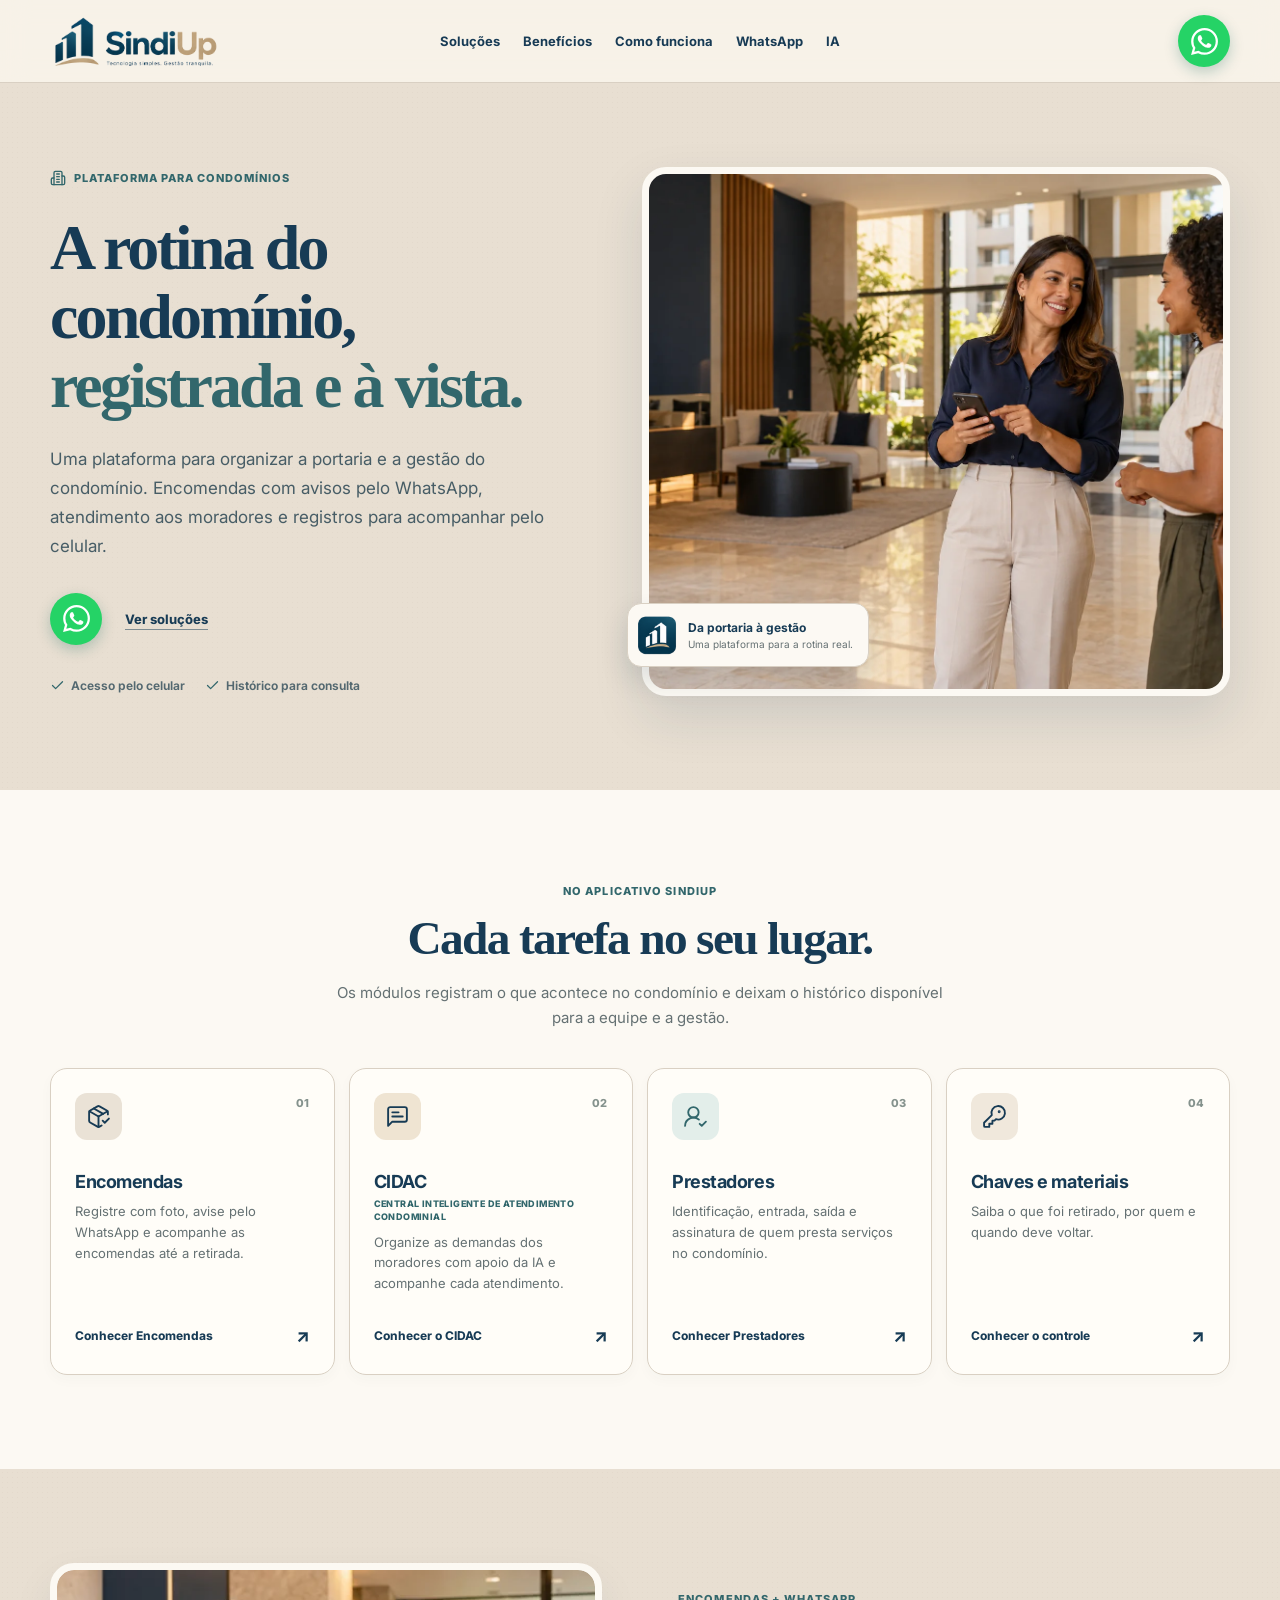
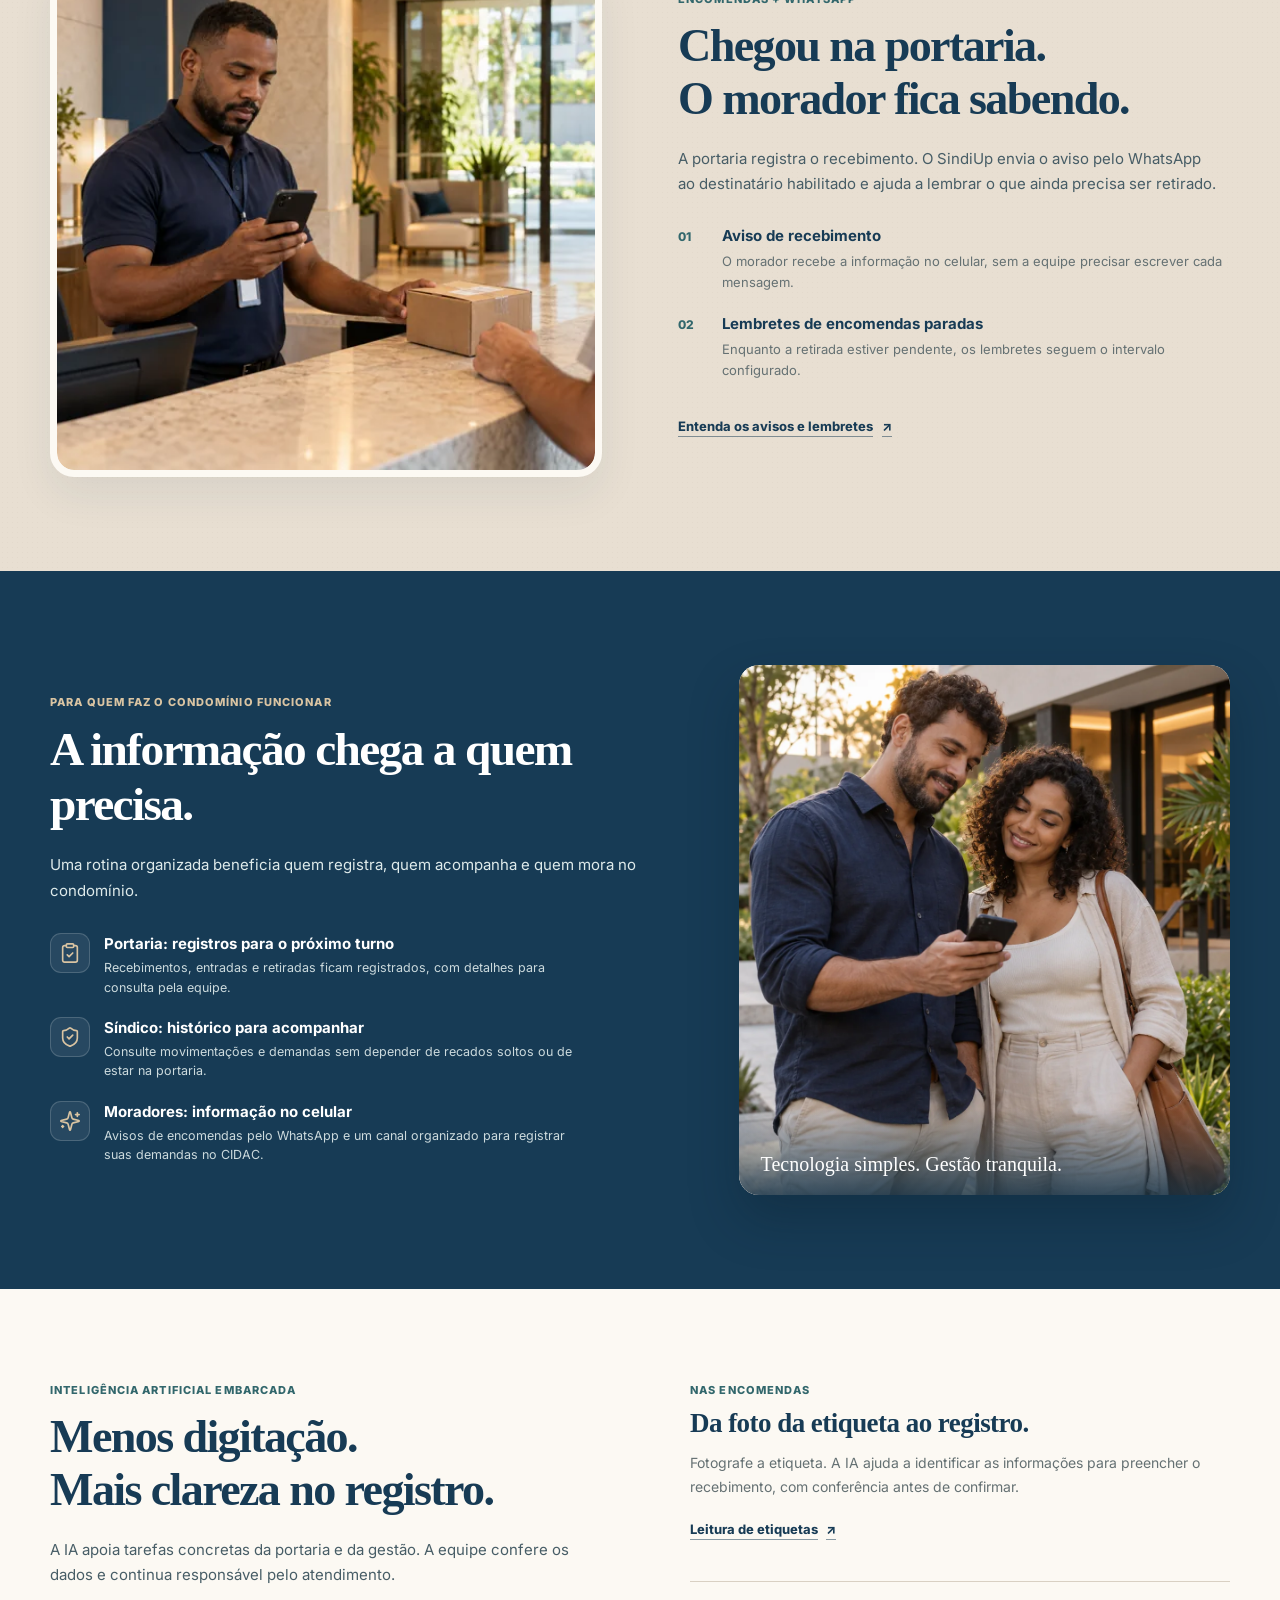
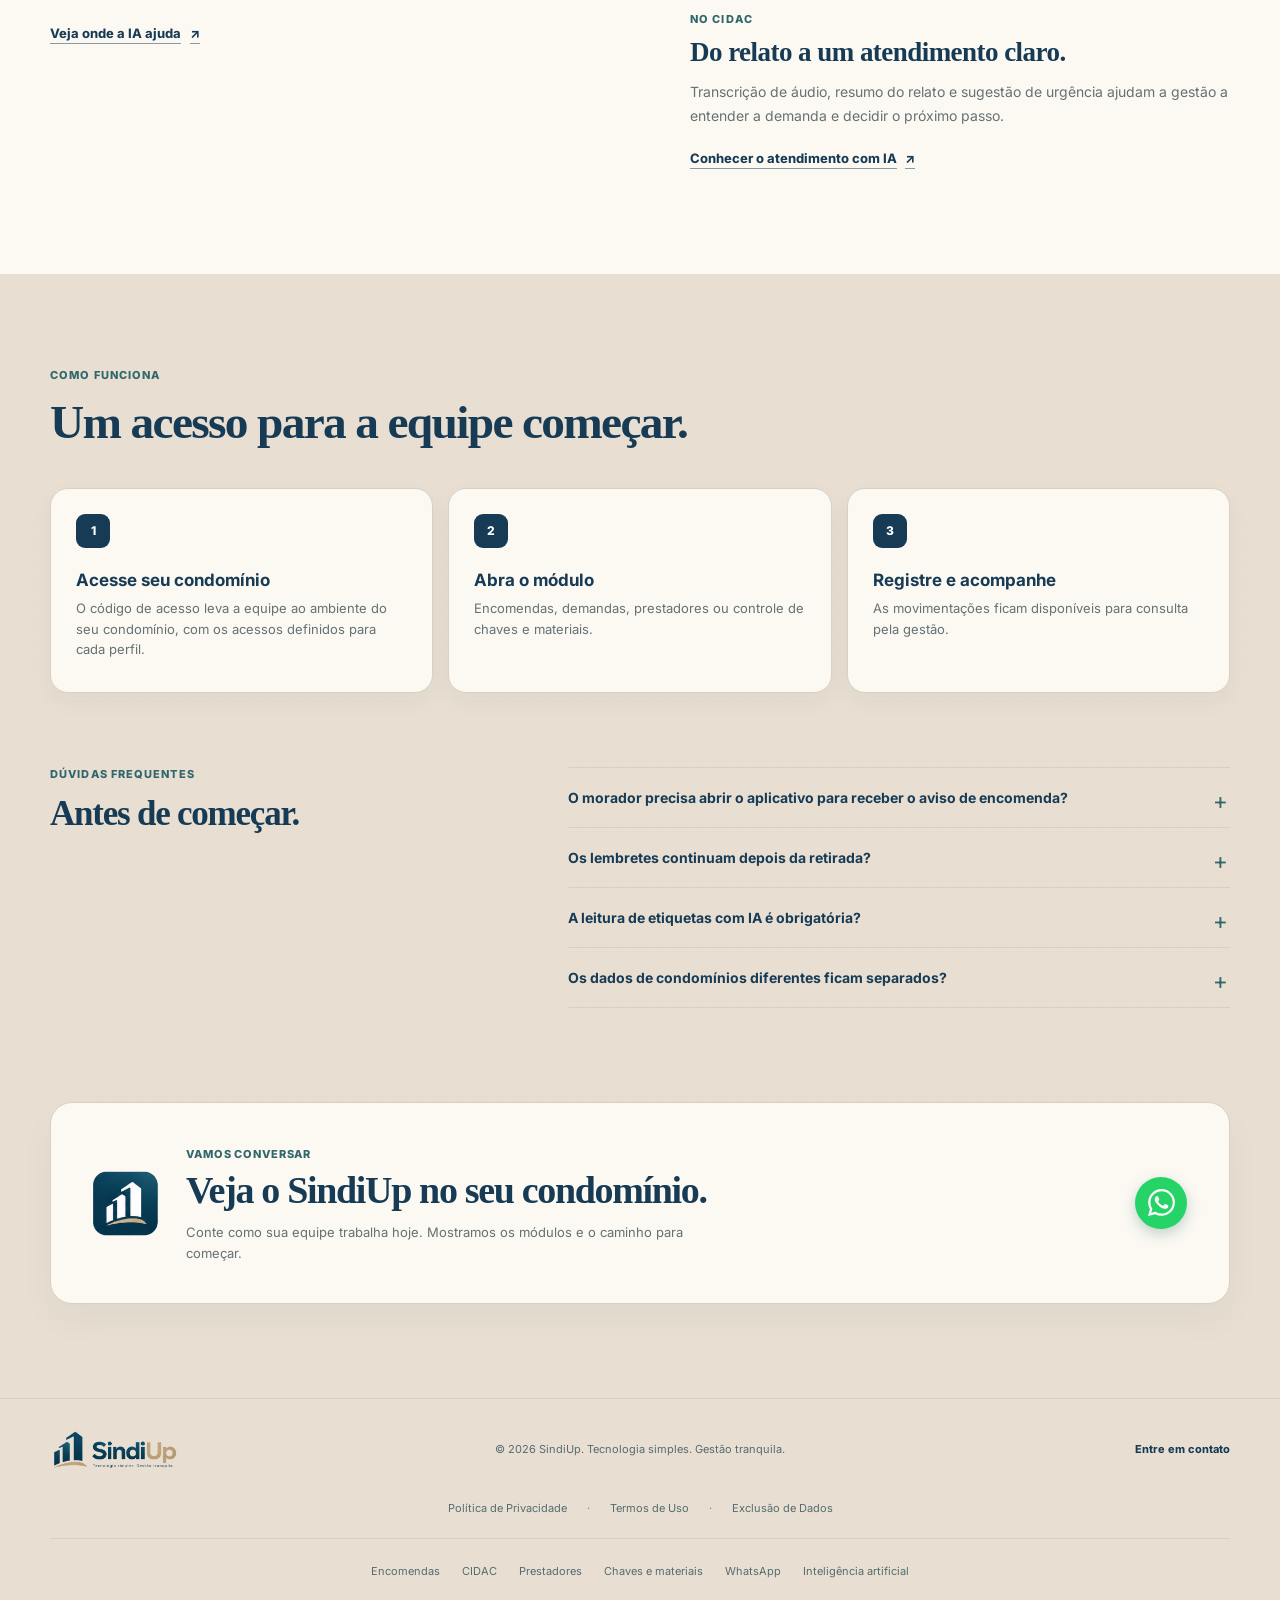
<file: index.html>
<!doctype html>
<html lang="pt-BR">
<head>
  <meta charset="utf-8">
  <meta name="viewport" content="width=device-width, initial-scale=1">
  <title>SindiUp | Tecnologia simples. Gestão tranquila.</title>
  <meta name="description" content="Organize a rotina do condomínio com o SindiUp: encomendas com avisos e lembretes pelo WhatsApp, IA na leitura de etiquetas e no CIDAC, prestadores, chaves e materiais.">
  <meta name="theme-color" content="#e8dfd2">
  <link rel="canonical" href="https://sindiup.com.br/">

  <meta property="og:type" content="website">
  <meta property="og:locale" content="pt_BR">
  <meta property="og:site_name" content="SindiUp">
  <meta property="og:title" content="SindiUp | Tecnologia simples. Gestão tranquila.">
  <meta property="og:description" content="Da portaria à gestão: registros e acompanhamento da rotina do condomínio em uma só plataforma.">
  <meta property="og:url" content="https://sindiup.com.br/">
  <meta property="og:image" content="https://sindiup.com.br/assets/og-image.png">
  <meta property="og:image:width" content="1200">
  <meta property="og:image:height" content="630">
  <meta name="twitter:card" content="summary_large_image">

  <link rel="icon" href="favicon.ico" sizes="48x48">
  <link rel="icon" type="image/png" sizes="32x32" href="assets/favicon-32.png">
  <link rel="apple-touch-icon" href="assets/apple-touch-icon.png">

  <link rel="preconnect" href="https://fonts.googleapis.com">
  <link rel="preconnect" href="https://fonts.gstatic.com" crossorigin>
  <link href="https://fonts.googleapis.com/css2?family=Inter:wght@400..800&display=swap" rel="stylesheet">
  <link rel="stylesheet" href="styles.css">
  <script defer src="/analytics-config.js"></script>
  <script defer src="/analytics.js"></script>

  <script type="application/ld+json">
  {
    "@context": "https://schema.org",
    "@type": "Organization",
    "name": "SindiUp",
    "url": "https://sindiup.com.br/",
    "logo": "https://sindiup.com.br/assets/sindiup-icon-256.png",
    "slogan": "Tecnologia simples. Gestão tranquila.",
    "description": "Plataforma para registrar e acompanhar encomendas, demandas dos moradores, prestadores, chaves e materiais no condomínio."
  }
  </script>
</head>
<body>
  <a class="skip-link" href="#conteudo">Pular para o conteúdo</a>
  <svg width="0" height="0" style="position:absolute" aria-hidden="true" focusable="false"><defs><symbol id="i-arrow-right" viewBox="0 0 24 24"><path d="M5 12h14"/><path d="m12 5 7 7-7 7"/></symbol><symbol id="i-building-2" viewBox="0 0 24 24"><path d="M6 22V4a2 2 0 0 1 2-2h8a2 2 0 0 1 2 2v18Z"/><path d="M6 12H4a2 2 0 0 0-2 2v6a2 2 0 0 0 2 2h2"/><path d="M18 9h2a2 2 0 0 1 2 2v9a2 2 0 0 1-2 2h-2"/><path d="M10 6h4"/><path d="M10 10h4"/><path d="M10 14h4"/><path d="M10 18h4"/></symbol><symbol id="i-check" viewBox="0 0 24 24"><path d="M20 6 9 17l-5-5"/></symbol><symbol id="i-clipboard-check" viewBox="0 0 24 24"><rect width="8" height="4" x="8" y="2" rx="1" ry="1"/><path d="M16 4h2a2 2 0 0 1 2 2v14a2 2 0 0 1-2 2H6a2 2 0 0 1-2-2V6a2 2 0 0 1 2-2h2"/><path d="m9 14 2 2 4-4"/></symbol><symbol id="i-key-round" viewBox="0 0 24 24"><path d="M2 18v3c0 .6.4 1 1 1h4v-3h3v-3h2l1.4-1.4a6.5 6.5 0 1 0-4-4Z"/><circle cx="16.5" cy="7.5" r=".5" fill="currentColor"/></symbol><symbol id="i-message-circle" viewBox="0 0 24 24"><path d="M7.9 20A9 9 0 1 0 4 16.1L2 22Z"/></symbol><symbol id="i-whatsapp" viewBox="0 0 24 24"><path d="M17.472 14.382c-.297-.149-1.758-.867-2.03-.967-.273-.099-.471-.148-.67.15-.197.297-.767.966-.94 1.164-.173.199-.347.223-.644.075-.297-.15-1.255-.463-2.39-1.475-.883-.788-1.48-1.761-1.653-2.059-.173-.297-.018-.458.13-.606.134-.133.298-.347.446-.52.149-.174.198-.298.298-.497.099-.198.05-.371-.025-.52-.075-.149-.669-1.612-.916-2.207-.242-.579-.487-.5-.669-.51-.173-.008-.371-.01-.57-.01-.198 0-.52.074-.792.372-.272.297-1.04 1.016-1.04 2.479 0 1.462 1.065 2.875 1.213 3.074.149.198 2.096 3.2 5.077 4.487.709.306 1.262.489 1.694.625.712.227 1.36.195 1.871.118.571-.085 1.758-.719 2.006-1.413.248-.694.248-1.289.173-1.413-.074-.124-.272-.198-.57-.347m-5.421 7.403h-.004a9.87 9.87 0 01-5.031-1.378l-.361-.214-3.741.982.998-3.648-.235-.374a9.86 9.86 0 01-1.51-5.26c.001-5.45 4.436-9.884 9.888-9.884 2.64 0 5.122 1.03 6.988 2.898a9.825 9.825 0 012.893 6.994c-.003 5.45-4.437 9.884-9.885 9.884m8.413-18.297A11.815 11.815 0 0012.05 0C5.495 0 .16 5.335.157 11.892c0 2.096.547 4.142 1.588 5.945L.057 24l6.305-1.654a11.882 11.882 0 005.683 1.448h.005c6.554 0 11.89-5.335 11.893-11.893a11.821 11.821 0 00-3.48-8.413Z"/></symbol><symbol id="i-message-square-text" viewBox="0 0 24 24"><path d="M21 15a2 2 0 0 1-2 2H7l-4 4V5a2 2 0 0 1 2-2h14a2 2 0 0 1 2 2z"/><path d="M13 8H7"/><path d="M17 12H7"/></symbol><symbol id="i-package-check" viewBox="0 0 24 24"><path d="m16 16 2 2 4-4"/><path d="M21 10V8a2 2 0 0 0-1-1.73l-7-4a2 2 0 0 0-2 0l-7 4A2 2 0 0 0 3 8v8a2 2 0 0 0 1 1.73l7 4a2 2 0 0 0 2 0l2-1.14"/><path d="m7.5 4.27 9 5.15"/><polyline points="3.29 7 12 12 20.71 7"/><line x1="12" x2="12" y1="22" y2="12"/></symbol><symbol id="i-shield-check" viewBox="0 0 24 24"><path d="M20 13c0 5-3.5 7.5-7.66 8.95a1 1 0 0 1-.67-.01C7.5 20.5 4 18 4 13V6a1 1 0 0 1 1-1c2 0 4.5-1.2 6.24-2.72a1.17 1.17 0 0 1 1.52 0C14.51 3.81 17 5 19 5a1 1 0 0 1 1 1z"/><path d="m9 12 2 2 4-4"/></symbol><symbol id="i-sparkles" viewBox="0 0 24 24"><path d="M9.937 15.5A2 2 0 0 0 8.5 14.063l-6.135-1.582a.5.5 0 0 1 0-.962L8.5 9.936A2 2 0 0 0 9.937 8.5l1.582-6.135a.5.5 0 0 1 .963 0L14.063 8.5A2 2 0 0 0 15.5 9.937l6.135 1.581a.5.5 0 0 1 0 .964L15.5 14.063a2 2 0 0 0-1.437 1.437l-1.582 6.135a.5.5 0 0 1-.963 0z"/><path d="M20 3v4"/><path d="M22 5h-4"/><path d="M4 17v2"/><path d="M5 18H3"/></symbol><symbol id="i-user-round-check" viewBox="0 0 24 24"><path d="M2 21a8 8 0 0 1 13.292-6"/><circle cx="10" cy="8" r="5"/><path d="m16 19 2 2 4-4"/></symbol></defs></svg>

  <header class="site-header">
    <div class="shell header-inner">
      <a class="brand-link" href="#inicio" aria-label="SindiUp — início">
        <img src="assets/sindiup-brand-hd.png" alt="SindiUp" width="620" height="200">
      </a>

      <nav class="desktop-nav" aria-label="Navegação principal">
        <a href="#solucoes">Soluções</a>
        <a href="#beneficios">Benefícios</a>
        <a href="#como-funciona">Como funciona</a>
        <a href="#whatsapp">WhatsApp</a>
        <a href="#inteligencia-artificial">IA</a>
      </nav>

      <details class="mobile-menu">
        <summary aria-label="Abrir menu de navegação"><span></span><span></span><span></span></summary>
        <nav aria-label="Navegação no celular">
          <a href="#solucoes">Soluções</a>
          <a href="#beneficios">Benefícios</a>
          <a href="#como-funciona">Como funciona</a>
          <a href="#whatsapp">WhatsApp</a>
          <a href="#inteligencia-artificial">IA</a>
        </nav>
      </details>

      <a class="header-cta" aria-label="Falar no WhatsApp" href="https://wa.me/5513996556915?text=Ol%C3%A1%21%20Gostaria%20de%20saber%20mais%20sobre%20o%20SindiUp" target="_blank" rel="noopener noreferrer">
        <svg width="24" height="24" viewBox="0 0 24 24" fill="currentColor" aria-hidden="true"><use href="#i-whatsapp"/></svg>
        <span>Falar no WhatsApp</span>
      </a>
    </div>
  </header>

  <main id="conteudo">
    <section class="hero" id="inicio">
      <div class="shell hero-grid">
        <div class="hero-copy">
          <div class="eyebrow">
            <svg width="16" height="16" viewBox="0 0 24 24" fill="none" stroke="currentColor" stroke-width="2" stroke-linecap="round" stroke-linejoin="round" aria-hidden="true"><use href="#i-building-2"/></svg>
            Plataforma para condomínios
          </div>
          <h1>A rotina do condomínio, <span>registrada e à vista.</span></h1>
          <p class="hero-lead">
            Uma plataforma para organizar a portaria e a gestão do condomínio.
            Encomendas com avisos pelo WhatsApp, atendimento aos moradores e registros para acompanhar pelo celular.
          </p>

          <div class="hero-actions">
            <a class="button button-primary" aria-label="Quero conhecer o SindiUp pelo WhatsApp" href="https://wa.me/5513996556915?text=Ol%C3%A1%21%20Gostaria%20de%20saber%20mais%20sobre%20o%20SindiUp" target="_blank" rel="noopener noreferrer">
              Quero conhecer o SindiUp
              <svg width="24" height="24" viewBox="0 0 24 24" fill="currentColor" aria-hidden="true"><use href="#i-whatsapp"/></svg>
            </a>
            <a class="text-link" href="#solucoes">Ver soluções</a>
          </div>

          <div class="hero-points" role="group" aria-label="Diferenciais do SindiUp">
            <span><svg width="15" height="15" viewBox="0 0 24 24" fill="none" stroke="currentColor" stroke-width="2" stroke-linecap="round" stroke-linejoin="round" aria-hidden="true"><use href="#i-check"/></svg> Acesso pelo celular</span>
            <span><svg width="15" height="15" viewBox="0 0 24 24" fill="none" stroke="currentColor" stroke-width="2" stroke-linecap="round" stroke-linejoin="round" aria-hidden="true"><use href="#i-check"/></svg> Histórico para consulta</span>
          </div>
        </div>

        <figure class="hero-visual">
          <img src="assets/condominio-gestao.webp" alt="Síndica conversa com moradora e consulta o celular no hall do condomínio" width="1600" height="1067" fetchpriority="high">
          <figcaption><img src="assets/sindiup-icon-256.png" alt="" width="256" height="256"><span><strong>Da portaria à gestão</strong><small>Uma plataforma para a rotina real.</small></span></figcaption>
        </figure>
      </div>
    </section>

    <section class="solutions section" id="solucoes">
      <div class="shell">
        <div class="section-heading centered">
          <span class="section-kicker">No aplicativo SindiUp</span>
          <h2>Cada tarefa no seu lugar.</h2>
          <p>Os módulos registram o que acontece no condomínio e deixam o histórico disponível para a equipe e a gestão.</p>
        </div>

        <div class="module-grid">
          <article class="module-card">
            <div class="module-icon blue">
              <svg width="25" height="25" viewBox="0 0 24 24" fill="none" stroke="currentColor" stroke-width="1.8" stroke-linecap="round" stroke-linejoin="round" aria-hidden="true"><use href="#i-package-check"/></svg>
            </div>
            <span class="module-number" aria-hidden="true">01</span>
            <h3>Encomendas</h3>
            <p>Registre com foto, avise pelo WhatsApp e acompanhe as encomendas até a retirada.</p>
            <a class="module-link" href="encomendas.html">Conhecer Encomendas <span aria-hidden="true">↗</span></a>
          </article>
          <article class="module-card">
            <div class="module-icon gold">
              <svg width="25" height="25" viewBox="0 0 24 24" fill="none" stroke="currentColor" stroke-width="1.8" stroke-linecap="round" stroke-linejoin="round" aria-hidden="true"><use href="#i-message-square-text"/></svg>
            </div>
            <span class="module-number" aria-hidden="true">02</span>
            <h3>CIDAC</h3>
            <span class="module-fullname">Central Inteligente de Atendimento Condominial</span>
            <p>Organize as demandas dos moradores com apoio da IA e acompanhe cada atendimento.</p>
            <a class="module-link" href="cidac.html">Conhecer o CIDAC <span aria-hidden="true">↗</span></a>
          </article>
          <article class="module-card">
            <div class="module-icon green">
              <svg width="25" height="25" viewBox="0 0 24 24" fill="none" stroke="currentColor" stroke-width="1.8" stroke-linecap="round" stroke-linejoin="round" aria-hidden="true"><use href="#i-user-round-check"/></svg>
            </div>
            <span class="module-number" aria-hidden="true">03</span>
            <h3>Prestadores</h3>
            <p>Identificação, entrada, saída e assinatura de quem presta serviços no condomínio.</p>
            <a class="module-link" href="prestadores.html">Conhecer Prestadores <span aria-hidden="true">↗</span></a>
          </article>
          <article class="module-card">
            <div class="module-icon orange">
              <svg width="25" height="25" viewBox="0 0 24 24" fill="none" stroke="currentColor" stroke-width="1.8" stroke-linecap="round" stroke-linejoin="round" aria-hidden="true"><use href="#i-key-round"/></svg>
            </div>
            <span class="module-number" aria-hidden="true">04</span>
            <h3>Chaves e materiais</h3>
            <p>Saiba o que foi retirado, por quem e quando deve voltar.</p>
            <a class="module-link" href="chaves-e-materiais.html">Conhecer o controle <span aria-hidden="true">↗</span></a>
          </article>
        </div>
      </div>
    </section>

    <section class="parcel-feature section" id="whatsapp">
      <div class="shell feature-grid">
        <figure class="feature-photo">
          <img loading="lazy" decoding="async" src="assets/condominio-portaria.webp" srcset="assets/condominio-portaria-720.webp 720w, assets/condominio-portaria.webp 1350w" sizes="(max-width: 820px) calc(100vw - 36px), 560px" alt="Profissional de portaria consulta o celular enquanto recebe uma encomenda no condomínio" width="1350" height="900">
        </figure>
        <div class="feature-copy">
          <span class="section-kicker">Encomendas + WhatsApp</span>
          <h2>Chegou na portaria.<br>O morador fica sabendo.</h2>
          <p class="feature-lead">A portaria registra o recebimento. O SindiUp envia o aviso pelo WhatsApp ao destinatário habilitado e ajuda a lembrar o que ainda precisa ser retirado.</p>
          <div class="feature-list">
            <div><span class="feature-mark" aria-hidden="true">01</span><div><h3>Aviso de recebimento</h3><p>O morador recebe a informação no celular, sem a equipe precisar escrever cada mensagem.</p></div></div>
            <div><span class="feature-mark" aria-hidden="true">02</span><div><h3>Lembretes de encomendas paradas</h3><p>Enquanto a retirada estiver pendente, os lembretes seguem o intervalo configurado.</p></div></div>
          </div>
          <a class="text-link feature-link" href="whatsapp.html">Entenda os avisos e lembretes <span aria-hidden="true">↗</span></a>
        </div>
      </div>
    </section>

    <section class="benefits section" id="beneficios">
      <div class="shell benefits-grid">
        <div class="benefits-copy">
          <span class="section-kicker light">Para quem faz o condomínio funcionar</span>
          <h2>A informação chega a quem precisa.</h2>
          <p class="benefits-intro">Uma rotina organizada beneficia quem registra, quem acompanha e quem mora no condomínio.</p>

          <div class="benefit-list">
            <div class="benefit-item">
              <div class="benefit-icon">
                <svg width="22" height="22" viewBox="0 0 24 24" fill="none" stroke="currentColor" stroke-width="1.8" stroke-linecap="round" stroke-linejoin="round" aria-hidden="true"><use href="#i-clipboard-check"/></svg>
              </div>
              <div>
                <h3>Portaria: registros para o próximo turno</h3>
                <p>Recebimentos, entradas e retiradas ficam registrados, com detalhes para consulta pela equipe.</p>
              </div>
            </div>
            <div class="benefit-item">
              <div class="benefit-icon">
                <svg width="22" height="22" viewBox="0 0 24 24" fill="none" stroke="currentColor" stroke-width="1.8" stroke-linecap="round" stroke-linejoin="round" aria-hidden="true"><use href="#i-shield-check"/></svg>
              </div>
              <div>
                <h3>Síndico: histórico para acompanhar</h3>
                <p>Consulte movimentações e demandas sem depender de recados soltos ou de estar na portaria.</p>
              </div>
            </div>
            <div class="benefit-item">
              <div class="benefit-icon">
                <svg width="22" height="22" viewBox="0 0 24 24" fill="none" stroke="currentColor" stroke-width="1.8" stroke-linecap="round" stroke-linejoin="round" aria-hidden="true"><use href="#i-sparkles"/></svg>
              </div>
              <div>
                <h3>Moradores: informação no celular</h3>
                <p>Avisos de encomendas pelo WhatsApp e um canal organizado para registrar suas demandas no CIDAC.</p>
              </div>
            </div>
          </div>
        </div>

        <figure class="benefits-photo">
          <img loading="lazy" decoding="async" src="assets/condominio-moradores.webp" alt="Moradores consultam o celular juntos na área comum do condomínio" width="1100" height="1467">
          <figcaption>Tecnologia simples. Gestão tranquila.</figcaption>
        </figure>
      </div>
    </section>

    <section class="ai-feature section" id="inteligencia-artificial">
      <div class="shell ai-grid">
        <div class="feature-copy">
          <span class="section-kicker">Inteligência artificial embarcada</span>
          <h2>Menos digitação.<br>Mais clareza no registro.</h2>
          <p class="feature-lead">A IA apoia tarefas concretas da portaria e da gestão. A equipe confere os dados e continua responsável pelo atendimento.</p>
          <a class="text-link feature-link" href="inteligencia-artificial.html">Veja onde a IA ajuda <span aria-hidden="true">↗</span></a>
        </div>
        <div class="ai-use-list">
          <article>
            <span class="section-kicker">Nas encomendas</span>
            <h3>Da foto da etiqueta ao registro.</h3>
            <p>Fotografe a etiqueta. A IA ajuda a identificar as informações para preencher o recebimento, com conferência antes de confirmar.</p>
            <a class="text-link" href="encomendas.html">Leitura de etiquetas <span aria-hidden="true">↗</span></a>
          </article>
          <article>
            <span class="section-kicker">No CIDAC</span>
            <h3>Do relato a um atendimento claro.</h3>
            <p>Transcrição de áudio, resumo do relato e sugestão de urgência ajudam a gestão a entender a demanda e decidir o próximo passo.</p>
            <a class="text-link" href="cidac.html">Conhecer o atendimento com IA <span aria-hidden="true">↗</span></a>
          </article>
        </div>
      </div>
    </section>

    <section class="how section" id="como-funciona">
      <div class="shell">
        <div class="section-heading">
          <span class="section-kicker">Como funciona</span>
          <h2>Um acesso para a equipe começar.</h2>
        </div>

        <div class="steps-grid">
          <article class="step-card">
            <span>1</span>
            <h3>Acesse seu condomínio</h3>
            <p>O código de acesso leva a equipe ao ambiente do seu condomínio, com os acessos definidos para cada perfil.</p>
          </article>
          <article class="step-card">
            <span>2</span>
            <h3>Abra o módulo</h3>
            <p>Encomendas, demandas, prestadores ou controle de chaves e materiais.</p>
          </article>
          <article class="step-card">
            <span>3</span>
            <h3>Registre e acompanhe</h3>
            <p>As movimentações ficam disponíveis para consulta pela gestão.</p>
          </article>
        </div>
        <div class="home-faq">
          <div class="faq-heading"><span class="section-kicker">Dúvidas frequentes</span><h2>Antes de começar.</h2></div>
          <div class="faq-list">
            <details><summary>O morador precisa abrir o aplicativo para receber o aviso de encomenda?</summary><p>O aviso chega pelo WhatsApp ao destinatário habilitado. Para receber essa mensagem, o morador não precisa abrir o SindiUp.</p></details>
            <details><summary>Os lembretes continuam depois da retirada?</summary><p>Os lembretes são destinados às encomendas pendentes. Ao registrar a retirada, a encomenda deixa de entrar nos próximos lembretes.</p></details>
            <details><summary>A leitura de etiquetas com IA é obrigatória?</summary><p>Não. A equipe pode registrar a encomenda manualmente. Quando usar a leitura por foto, confere as informações antes de confirmar o recebimento.</p></details>
            <details><summary>Os dados de condomínios diferentes ficam separados?</summary><p>Cada condomínio possui seu próprio ambiente. A equipe acessa as informações do condomínio conforme o perfil e as permissões definidos.</p></details>
          </div>
        </div>
      </div>
    </section>

    <section class="final-cta section">
      <div class="shell cta-card">
        <div class="cta-brandmark">
          <img loading="lazy" decoding="async" src="assets/sindiup-icon-256.png" alt="" width="256" height="256">
        </div>
        <div class="cta-copy">
          <span>Vamos conversar</span>
          <h2>Veja o SindiUp no seu condomínio.</h2>
          <p>Conte como sua equipe trabalha hoje. Mostramos os módulos e o caminho para começar.</p>
        </div>
        <a class="button button-whatsapp" aria-label="Conversar pelo WhatsApp" href="https://wa.me/5513996556915?text=Ol%C3%A1%21%20Gostaria%20de%20saber%20mais%20sobre%20o%20SindiUp" target="_blank" rel="noopener noreferrer">
          <svg width="24" height="24" viewBox="0 0 24 24" fill="currentColor" aria-hidden="true"><use href="#i-whatsapp"/></svg>
          Conversar pelo WhatsApp
        </a>
      </div>
    </section>
  </main>

  <footer>
    <div class="shell footer-inner">
      <img loading="lazy" decoding="async" src="assets/sindiup-brand-hd.png" alt="SindiUp" width="620" height="200">
      <p>© 2026 SindiUp. Tecnologia simples. Gestão tranquila.</p>
      <a href="https://wa.me/5513996556915?text=Ol%C3%A1%21%20Gostaria%20de%20saber%20mais%20sobre%20o%20SindiUp" target="_blank" rel="noopener noreferrer">Entre em contato</a>
    </div>
    <nav class="shell footer-legal" aria-label="Informações legais">
      <a href="/politica-de-privacidade">Política de Privacidade</a>
      <a href="/termos-de-uso">Termos de Uso</a>
      <a href="/exclusao-de-dados">Exclusão de Dados</a>
    </nav>
    <nav class="shell footer-solutions" aria-label="Conheça o SindiUp">
      <a href="encomendas.html">Encomendas</a><a href="cidac.html">CIDAC</a><a href="prestadores.html">Prestadores</a><a href="chaves-e-materiais.html">Chaves e materiais</a><a href="whatsapp.html">WhatsApp</a><a href="inteligencia-artificial.html">Inteligência artificial</a>
    </nav>
  </footer>

  <a class="floating-whatsapp" href="https://wa.me/5513996556915?text=Ol%C3%A1%21%20Gostaria%20de%20saber%20mais%20sobre%20o%20SindiUp" target="_blank" rel="noopener noreferrer" aria-label="Falar com o SindiUp pelo WhatsApp">
    <svg width="24" height="24" viewBox="0 0 24 24" fill="currentColor" aria-hidden="true"><use href="#i-whatsapp"/></svg>
  </a>
  <script>
    document.querySelectorAll('.mobile-menu nav a').forEach(link => link.addEventListener('click', () => {
      document.querySelector('.mobile-menu').open = false;
    }));
  </script>
</body>
</html>
</file>
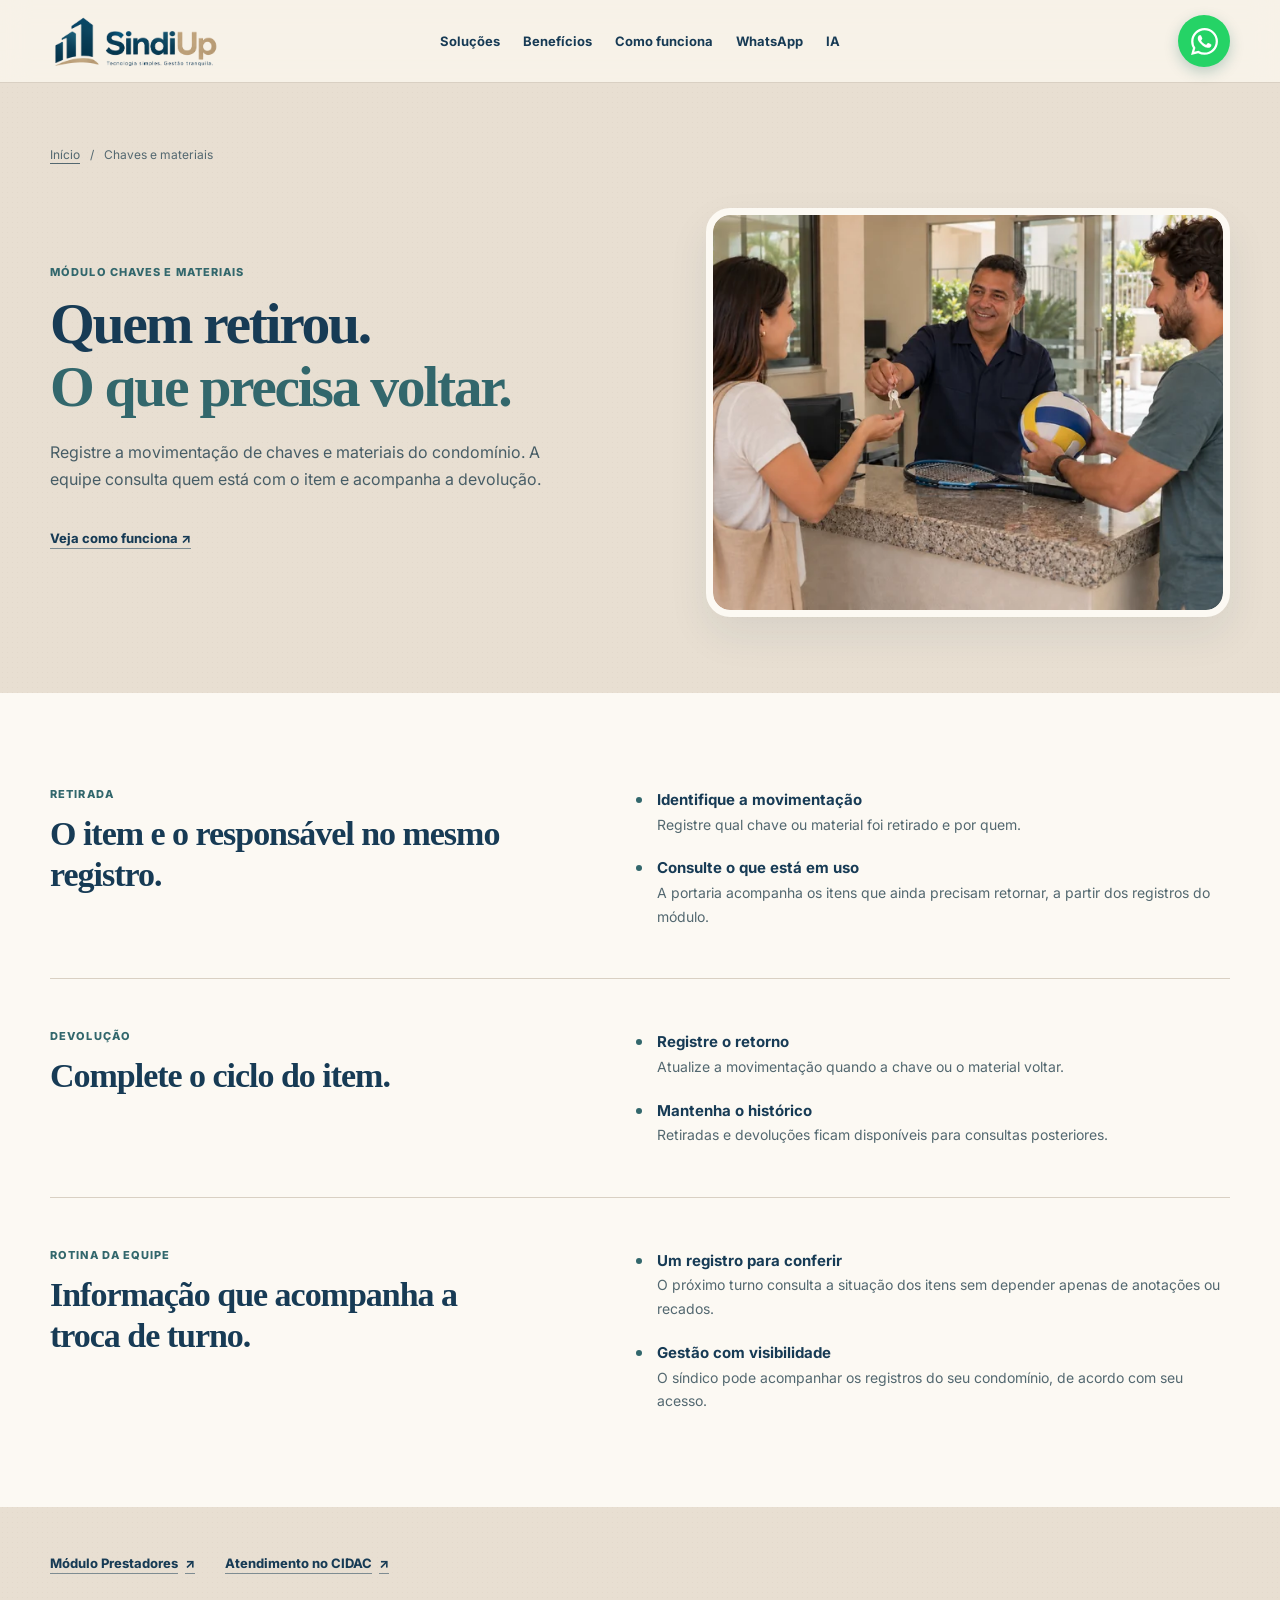
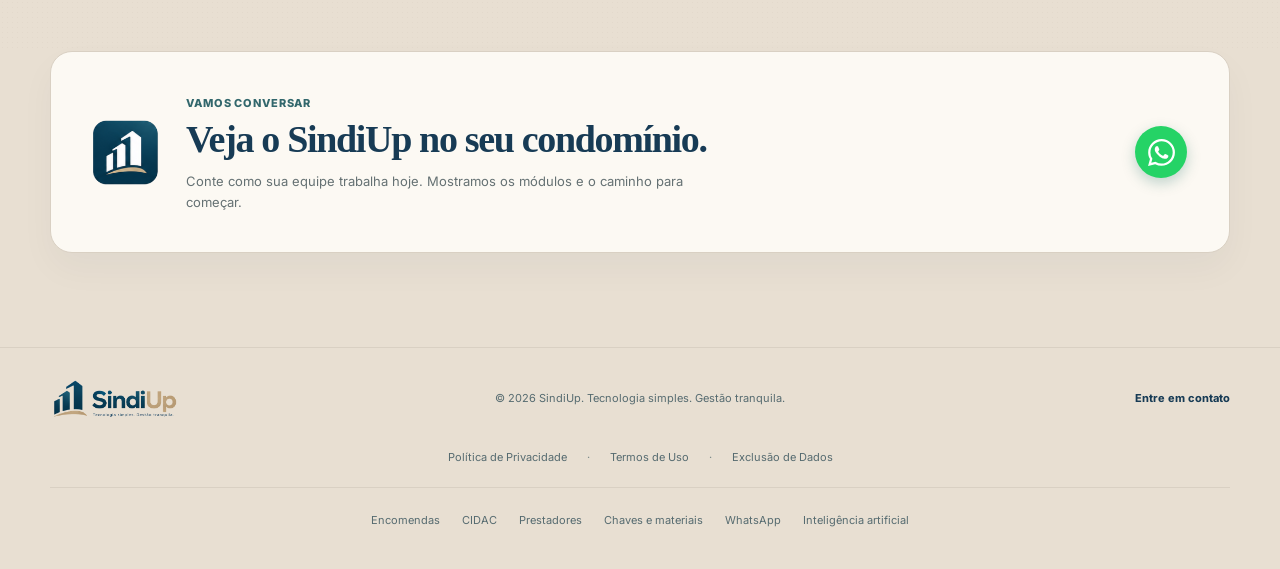
<file: chaves-e-materiais.html>
<!doctype html>
<html lang="pt-BR">
<head>
  <meta charset="utf-8">
  <meta name="viewport" content="width=device-width, initial-scale=1">
  <title>Chaves e materiais: retiradas e devoluções | SindiUp</title>
  <meta name="description" content="Registre retiradas e devoluções de chaves e materiais no condomínio. Consulte quem retirou cada item e acompanhe o histórico no SindiUp.">
  <meta name="theme-color" content="#e8dfd2">
  <link rel="canonical" href="https://sindiup.com.br/chaves-e-materiais.html">

  <meta property="og:type" content="website">
  <meta property="og:locale" content="pt_BR">
  <meta property="og:site_name" content="SindiUp">
  <meta property="og:title" content="Chaves e materiais: retiradas e devoluções | SindiUp">
  <meta property="og:description" content="Registre retiradas e devoluções de chaves e materiais no condomínio. Consulte quem retirou cada item e acompanhe o histórico no SindiUp.">
  <meta property="og:url" content="https://sindiup.com.br/chaves-e-materiais.html">
  <meta property="og:image" content="https://sindiup.com.br/assets/og-image.png">
  <meta property="og:image:width" content="1200">
  <meta property="og:image:height" content="630">
  <meta name="twitter:card" content="summary_large_image">

  <link rel="icon" href="favicon.ico" sizes="48x48">
  <link rel="icon" type="image/png" sizes="32x32" href="assets/favicon-32.png">
  <link rel="apple-touch-icon" href="assets/apple-touch-icon.png">

  <link rel="preconnect" href="https://fonts.googleapis.com">
  <link rel="preconnect" href="https://fonts.gstatic.com" crossorigin>
  <link href="https://fonts.googleapis.com/css2?family=Inter:wght@400..800&display=swap" rel="stylesheet">
  <link rel="stylesheet" href="styles.css">
  <script defer src="/analytics-config.js"></script>
  <script defer src="/analytics.js"></script>

  <script type="application/ld+json">
  {
    "@context": "https://schema.org",
    "@type": "Organization",
    "name": "SindiUp",
    "url": "https://sindiup.com.br/",
    "logo": "https://sindiup.com.br/assets/sindiup-icon-256.png",
    "slogan": "Tecnologia simples. Gestão tranquila.",
    "description": "Plataforma para registrar e acompanhar encomendas, demandas dos moradores, prestadores, chaves e materiais no condomínio."
  }
  </script>
</head>
<body class="detail-page">
  <a class="skip-link" href="#conteudo">Pular para o conteúdo</a>
  <svg width="0" height="0" style="position:absolute" aria-hidden="true" focusable="false"><defs><symbol id="i-arrow-right" viewBox="0 0 24 24"><path d="M5 12h14"/><path d="m12 5 7 7-7 7"/></symbol><symbol id="i-building-2" viewBox="0 0 24 24"><path d="M6 22V4a2 2 0 0 1 2-2h8a2 2 0 0 1 2 2v18Z"/><path d="M6 12H4a2 2 0 0 0-2 2v6a2 2 0 0 0 2 2h2"/><path d="M18 9h2a2 2 0 0 1 2 2v9a2 2 0 0 1-2 2h-2"/><path d="M10 6h4"/><path d="M10 10h4"/><path d="M10 14h4"/><path d="M10 18h4"/></symbol><symbol id="i-check" viewBox="0 0 24 24"><path d="M20 6 9 17l-5-5"/></symbol><symbol id="i-clipboard-check" viewBox="0 0 24 24"><rect width="8" height="4" x="8" y="2" rx="1" ry="1"/><path d="M16 4h2a2 2 0 0 1 2 2v14a2 2 0 0 1-2 2H6a2 2 0 0 1-2-2V6a2 2 0 0 1 2-2h2"/><path d="m9 14 2 2 4-4"/></symbol><symbol id="i-key-round" viewBox="0 0 24 24"><path d="M2 18v3c0 .6.4 1 1 1h4v-3h3v-3h2l1.4-1.4a6.5 6.5 0 1 0-4-4Z"/><circle cx="16.5" cy="7.5" r=".5" fill="currentColor"/></symbol><symbol id="i-message-circle" viewBox="0 0 24 24"><path d="M7.9 20A9 9 0 1 0 4 16.1L2 22Z"/></symbol><symbol id="i-whatsapp" viewBox="0 0 24 24"><path d="M17.472 14.382c-.297-.149-1.758-.867-2.03-.967-.273-.099-.471-.148-.67.15-.197.297-.767.966-.94 1.164-.173.199-.347.223-.644.075-.297-.15-1.255-.463-2.39-1.475-.883-.788-1.48-1.761-1.653-2.059-.173-.297-.018-.458.13-.606.134-.133.298-.347.446-.52.149-.174.198-.298.298-.497.099-.198.05-.371-.025-.52-.075-.149-.669-1.612-.916-2.207-.242-.579-.487-.5-.669-.51-.173-.008-.371-.01-.57-.01-.198 0-.52.074-.792.372-.272.297-1.04 1.016-1.04 2.479 0 1.462 1.065 2.875 1.213 3.074.149.198 2.096 3.2 5.077 4.487.709.306 1.262.489 1.694.625.712.227 1.36.195 1.871.118.571-.085 1.758-.719 2.006-1.413.248-.694.248-1.289.173-1.413-.074-.124-.272-.198-.57-.347m-5.421 7.403h-.004a9.87 9.87 0 01-5.031-1.378l-.361-.214-3.741.982.998-3.648-.235-.374a9.86 9.86 0 01-1.51-5.26c.001-5.45 4.436-9.884 9.888-9.884 2.64 0 5.122 1.03 6.988 2.898a9.825 9.825 0 012.893 6.994c-.003 5.45-4.437 9.884-9.885 9.884m8.413-18.297A11.815 11.815 0 0012.05 0C5.495 0 .16 5.335.157 11.892c0 2.096.547 4.142 1.588 5.945L.057 24l6.305-1.654a11.882 11.882 0 005.683 1.448h.005c6.554 0 11.89-5.335 11.893-11.893a11.821 11.821 0 00-3.48-8.413Z"/></symbol><symbol id="i-message-square-text" viewBox="0 0 24 24"><path d="M21 15a2 2 0 0 1-2 2H7l-4 4V5a2 2 0 0 1 2-2h14a2 2 0 0 1 2 2z"/><path d="M13 8H7"/><path d="M17 12H7"/></symbol><symbol id="i-package-check" viewBox="0 0 24 24"><path d="m16 16 2 2 4-4"/><path d="M21 10V8a2 2 0 0 0-1-1.73l-7-4a2 2 0 0 0-2 0l-7 4A2 2 0 0 0 3 8v8a2 2 0 0 0 1 1.73l7 4a2 2 0 0 0 2 0l2-1.14"/><path d="m7.5 4.27 9 5.15"/><polyline points="3.29 7 12 12 20.71 7"/><line x1="12" x2="12" y1="22" y2="12"/></symbol><symbol id="i-shield-check" viewBox="0 0 24 24"><path d="M20 13c0 5-3.5 7.5-7.66 8.95a1 1 0 0 1-.67-.01C7.5 20.5 4 18 4 13V6a1 1 0 0 1 1-1c2 0 4.5-1.2 6.24-2.72a1.17 1.17 0 0 1 1.52 0C14.51 3.81 17 5 19 5a1 1 0 0 1 1 1z"/><path d="m9 12 2 2 4-4"/></symbol><symbol id="i-sparkles" viewBox="0 0 24 24"><path d="M9.937 15.5A2 2 0 0 0 8.5 14.063l-6.135-1.582a.5.5 0 0 1 0-.962L8.5 9.936A2 2 0 0 0 9.937 8.5l1.582-6.135a.5.5 0 0 1 .963 0L14.063 8.5A2 2 0 0 0 15.5 9.937l6.135 1.581a.5.5 0 0 1 0 .964L15.5 14.063a2 2 0 0 0-1.437 1.437l-1.582 6.135a.5.5 0 0 1-.963 0z"/><path d="M20 3v4"/><path d="M22 5h-4"/><path d="M4 17v2"/><path d="M5 18H3"/></symbol><symbol id="i-user-round-check" viewBox="0 0 24 24"><path d="M2 21a8 8 0 0 1 13.292-6"/><circle cx="10" cy="8" r="5"/><path d="m16 19 2 2 4-4"/></symbol></defs></svg>

  <header class="site-header">
    <div class="shell header-inner">
      <a class="brand-link" href="/#inicio" aria-label="SindiUp — início">
        <img src="assets/sindiup-brand-hd.png" alt="SindiUp" width="620" height="200">
      </a>

      <nav class="desktop-nav" aria-label="Navegação principal">
        <a href="/#solucoes">Soluções</a>
        <a href="/#beneficios">Benefícios</a>
        <a href="/#como-funciona">Como funciona</a>
        <a href="/#whatsapp">WhatsApp</a>
        <a href="/#inteligencia-artificial">IA</a>
      </nav>

      <details class="mobile-menu">
        <summary aria-label="Abrir menu de navegação"><span></span><span></span><span></span></summary>
        <nav aria-label="Navegação no celular">
          <a href="/#solucoes">Soluções</a>
          <a href="/#beneficios">Benefícios</a>
          <a href="/#como-funciona">Como funciona</a>
          <a href="/#whatsapp">WhatsApp</a>
          <a href="/#inteligencia-artificial">IA</a>
        </nav>
      </details>

      <a class="header-cta" aria-label="Falar no WhatsApp" href="https://wa.me/5513996556915?text=Ol%C3%A1%21%20Gostaria%20de%20saber%20mais%20sobre%20o%20SindiUp" target="_blank" rel="noopener noreferrer">
        <svg width="24" height="24" viewBox="0 0 24 24" fill="currentColor" aria-hidden="true"><use href="#i-whatsapp"/></svg>
        <span>Falar no WhatsApp</span>
      </a>
    </div>
  </header>

  <main id="conteudo">
    <section class="detail-hero">
      <div class="shell">
        <nav class="breadcrumbs" aria-label="Você está aqui"><a href="/">Início</a><span aria-hidden="true">/</span><span aria-current="page">Chaves e materiais</span></nav>
        <div class="detail-hero-grid">
          <div><span class="section-kicker">Módulo Chaves e materiais</span><h1>Quem retirou.<br><span>O que precisa voltar.</span></h1><p class="feature-lead">Registre a movimentação de chaves e materiais do condomínio. A equipe consulta quem está com o item e acompanha a devolução.</p><div class="feature-link"><a class="text-link" href="#detalhes">Veja como funciona <span aria-hidden="true">↗</span></a></div></div>
          <figure class="feature-photo"><img src="assets/condominio-chaves-materiais.webp" srcset="assets/condominio-chaves-materiais-720.webp 720w, assets/condominio-chaves-materiais.webp 1350w" sizes="(max-width: 820px) calc(100vw - 36px), 520px" width="1350" height="900" alt="Porteiro entrega chaves e uma bola de vôlei a moradores, com uma raquete sobre o balcão da portaria" fetchpriority="high"></figure>
        </div>
      </div>
    </section>
    <div class="detail-body section" id="detalhes"><div class="shell"><section class="detail-row"><div><span class="section-kicker">Retirada</span><h2>O item e o responsável no mesmo registro.</h2></div><div><ul class="detail-points"><li><strong>Identifique a movimentação</strong>Registre qual chave ou material foi retirado e por quem.</li><li><strong>Consulte o que está em uso</strong>A portaria acompanha os itens que ainda precisam retornar, a partir dos registros do módulo.</li></ul></div></section>
<section class="detail-row"><div><span class="section-kicker">Devolução</span><h2>Complete o ciclo do item.</h2></div><div><ul class="detail-points"><li><strong>Registre o retorno</strong>Atualize a movimentação quando a chave ou o material voltar.</li><li><strong>Mantenha o histórico</strong>Retiradas e devoluções ficam disponíveis para consultas posteriores.</li></ul></div></section>
<section class="detail-row"><div><span class="section-kicker">Rotina da equipe</span><h2>Informação que acompanha a troca de turno.</h2></div><div><ul class="detail-points"><li><strong>Um registro para conferir</strong>O próximo turno consulta a situação dos itens sem depender apenas de anotações ou recados.</li><li><strong>Gestão com visibilidade</strong>O síndico pode acompanhar os registros do seu condomínio, de acordo com seu acesso.</li></ul></div></section>
</div></div>
    <nav class="detail-related" aria-label="Continue conhecendo o SindiUp"><div class="shell"><a class="text-link" href="prestadores.html">Módulo Prestadores <span aria-hidden="true">↗</span></a><a class="text-link" href="cidac.html">Atendimento no CIDAC <span aria-hidden="true">↗</span></a></div></nav>
    <section class="final-cta section">
      <div class="shell cta-card">
        <div class="cta-brandmark">
          <img loading="lazy" decoding="async" src="assets/sindiup-icon-256.png" alt="" width="256" height="256">
        </div>
        <div class="cta-copy">
          <span>Vamos conversar</span>
          <h2>Veja o SindiUp no seu condomínio.</h2>
          <p>Conte como sua equipe trabalha hoje. Mostramos os módulos e o caminho para começar.</p>
        </div>
        <a class="button button-whatsapp" aria-label="Conversar pelo WhatsApp" href="https://wa.me/5513996556915?text=Ol%C3%A1%21%20Gostaria%20de%20saber%20mais%20sobre%20o%20SindiUp" target="_blank" rel="noopener noreferrer">
          <svg width="24" height="24" viewBox="0 0 24 24" fill="currentColor" aria-hidden="true"><use href="#i-whatsapp"/></svg>
          Conversar pelo WhatsApp
        </a>
      </div>
    </section>

  </main>
  <footer>
    <div class="shell footer-inner">
      <img loading="lazy" decoding="async" src="assets/sindiup-brand-hd.png" alt="SindiUp" width="620" height="200">
      <p>© 2026 SindiUp. Tecnologia simples. Gestão tranquila.</p>
      <a href="https://wa.me/5513996556915?text=Ol%C3%A1%21%20Gostaria%20de%20saber%20mais%20sobre%20o%20SindiUp" target="_blank" rel="noopener noreferrer">Entre em contato</a>
    </div>
    <nav class="shell footer-legal" aria-label="Informações legais">
      <a href="/politica-de-privacidade">Política de Privacidade</a>
      <a href="/termos-de-uso">Termos de Uso</a>
      <a href="/exclusao-de-dados">Exclusão de Dados</a>
    </nav>
    <nav class="shell footer-solutions" aria-label="Conheça o SindiUp">
      <a href="encomendas.html">Encomendas</a><a href="cidac.html">CIDAC</a><a href="prestadores.html">Prestadores</a><a href="chaves-e-materiais.html">Chaves e materiais</a><a href="whatsapp.html">WhatsApp</a><a href="inteligencia-artificial.html">Inteligência artificial</a>
    </nav>
  </footer>

  <a class="floating-whatsapp" href="https://wa.me/5513996556915?text=Ol%C3%A1%21%20Gostaria%20de%20saber%20mais%20sobre%20o%20SindiUp" target="_blank" rel="noopener noreferrer" aria-label="Falar com o SindiUp pelo WhatsApp">
    <svg width="24" height="24" viewBox="0 0 24 24" fill="currentColor" aria-hidden="true"><use href="#i-whatsapp"/></svg>
  </a>
  <script>
    document.querySelectorAll('.mobile-menu nav a').forEach(link => link.addEventListener('click', () => {
      document.querySelector('.mobile-menu').open = false;
    }));
  </script>
</body>
</html>
</file>
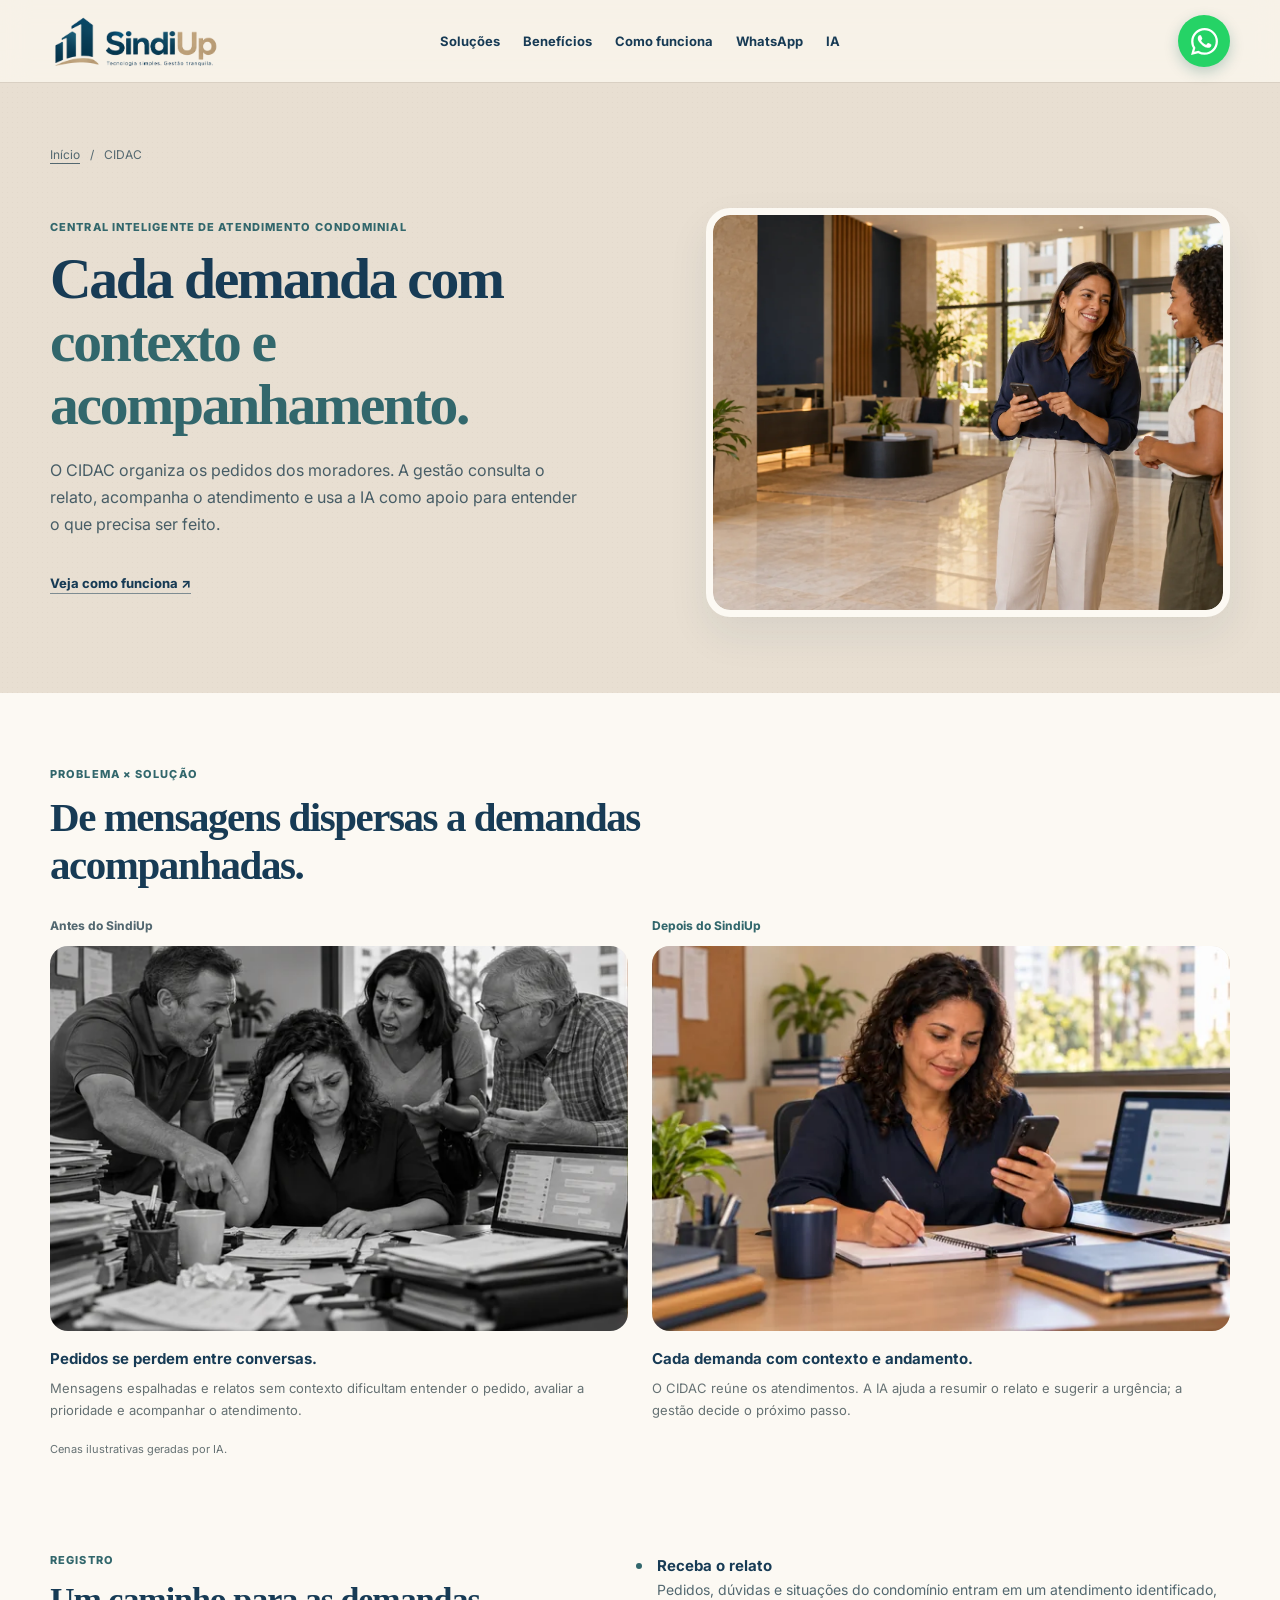
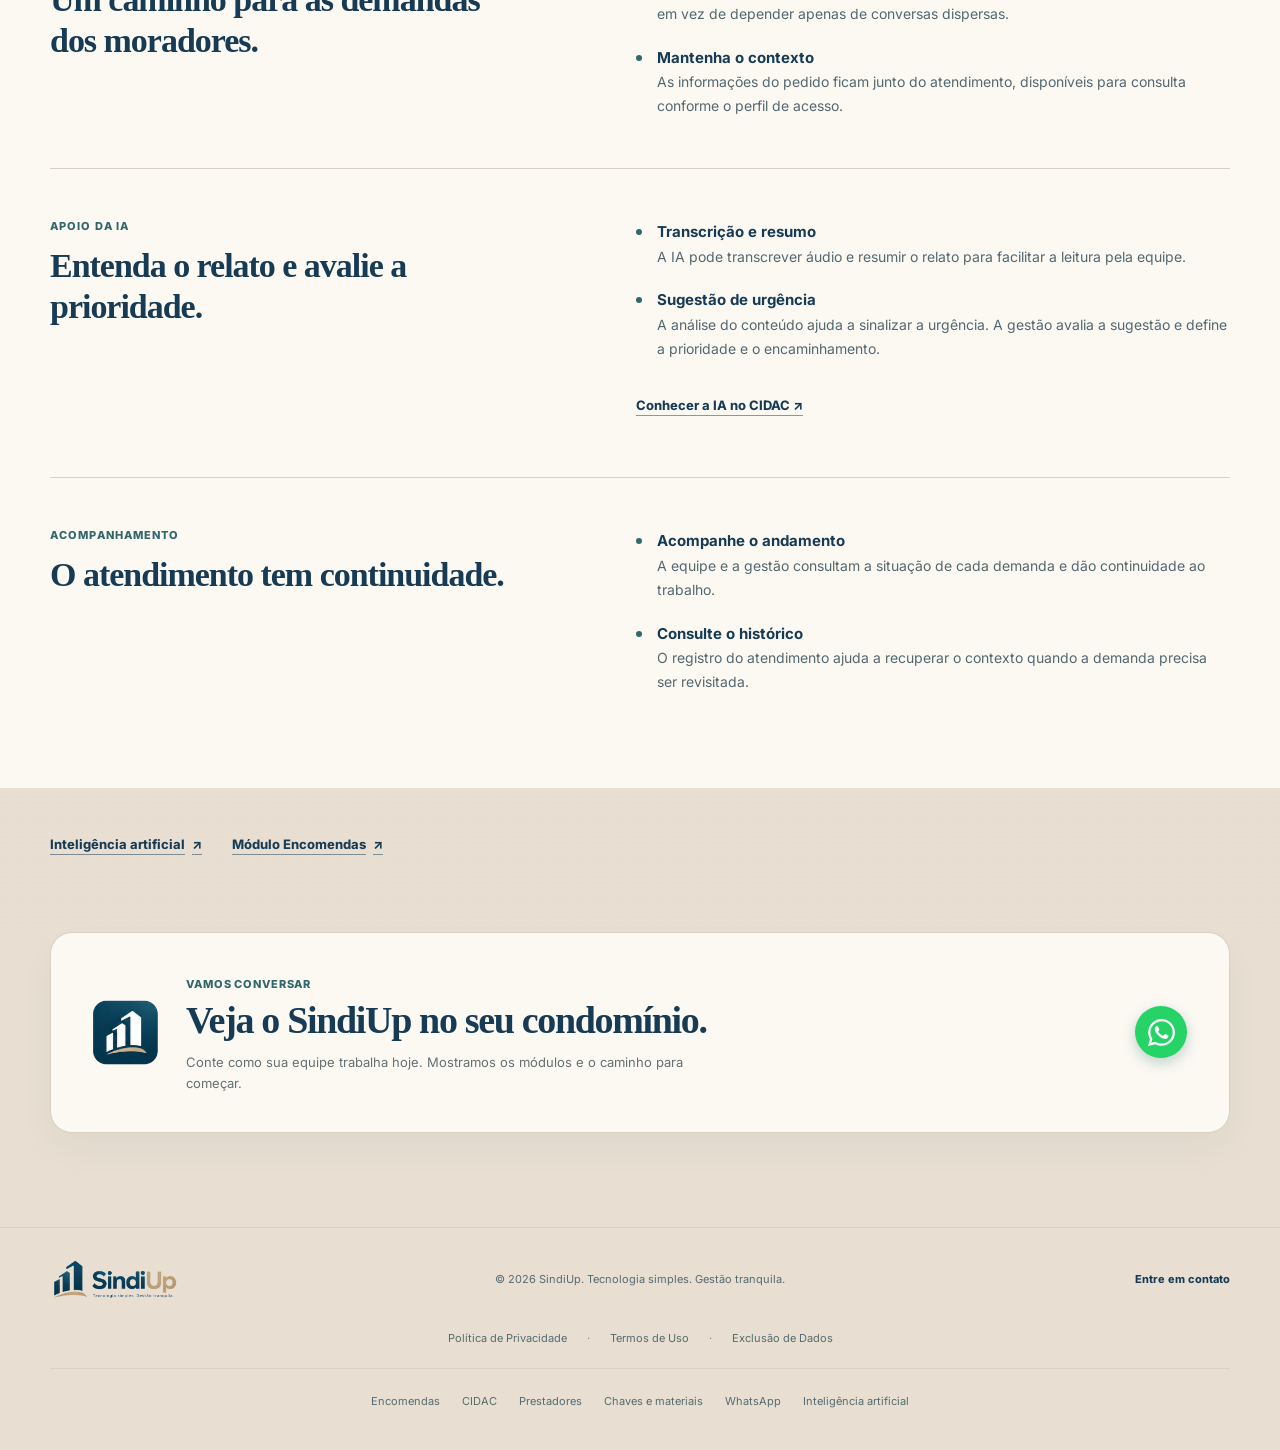
<file: cidac.html>
<!doctype html>
<html lang="pt-BR">
<head>
  <meta charset="utf-8">
  <meta name="viewport" content="width=device-width, initial-scale=1">
  <title>CIDAC: atendimento condominial com IA | SindiUp</title>
  <meta name="description" content="Central Inteligente de Atendimento Condominial: organize as demandas dos moradores com transcrição, resumo e sugestão de urgência pela IA.">
  <meta name="theme-color" content="#e8dfd2">
  <link rel="canonical" href="https://sindiup.com.br/cidac.html">

  <meta property="og:type" content="website">
  <meta property="og:locale" content="pt_BR">
  <meta property="og:site_name" content="SindiUp">
  <meta property="og:title" content="CIDAC: atendimento condominial com IA | SindiUp">
  <meta property="og:description" content="Central Inteligente de Atendimento Condominial: organize as demandas dos moradores com transcrição, resumo e sugestão de urgência pela IA.">
  <meta property="og:url" content="https://sindiup.com.br/cidac.html">
  <meta property="og:image" content="https://sindiup.com.br/assets/og-image.png">
  <meta property="og:image:width" content="1200">
  <meta property="og:image:height" content="630">
  <meta name="twitter:card" content="summary_large_image">

  <link rel="icon" href="favicon.ico" sizes="48x48">
  <link rel="icon" type="image/png" sizes="32x32" href="assets/favicon-32.png">
  <link rel="apple-touch-icon" href="assets/apple-touch-icon.png">

  <link rel="preconnect" href="https://fonts.googleapis.com">
  <link rel="preconnect" href="https://fonts.gstatic.com" crossorigin>
  <link href="https://fonts.googleapis.com/css2?family=Inter:wght@400..800&display=swap" rel="stylesheet">
  <link rel="stylesheet" href="styles.css">
  <script defer src="/analytics-config.js"></script>
  <script defer src="/analytics.js"></script>

  <script type="application/ld+json">
  {
    "@context": "https://schema.org",
    "@type": "Organization",
    "name": "SindiUp",
    "url": "https://sindiup.com.br/",
    "logo": "https://sindiup.com.br/assets/sindiup-icon-256.png",
    "slogan": "Tecnologia simples. Gestão tranquila.",
    "description": "Plataforma para registrar e acompanhar encomendas, demandas dos moradores, prestadores, chaves e materiais no condomínio."
  }
  </script>
</head>
<body class="detail-page">
  <a class="skip-link" href="#conteudo">Pular para o conteúdo</a>
  <svg width="0" height="0" style="position:absolute" aria-hidden="true" focusable="false"><defs><symbol id="i-arrow-right" viewBox="0 0 24 24"><path d="M5 12h14"/><path d="m12 5 7 7-7 7"/></symbol><symbol id="i-building-2" viewBox="0 0 24 24"><path d="M6 22V4a2 2 0 0 1 2-2h8a2 2 0 0 1 2 2v18Z"/><path d="M6 12H4a2 2 0 0 0-2 2v6a2 2 0 0 0 2 2h2"/><path d="M18 9h2a2 2 0 0 1 2 2v9a2 2 0 0 1-2 2h-2"/><path d="M10 6h4"/><path d="M10 10h4"/><path d="M10 14h4"/><path d="M10 18h4"/></symbol><symbol id="i-check" viewBox="0 0 24 24"><path d="M20 6 9 17l-5-5"/></symbol><symbol id="i-clipboard-check" viewBox="0 0 24 24"><rect width="8" height="4" x="8" y="2" rx="1" ry="1"/><path d="M16 4h2a2 2 0 0 1 2 2v14a2 2 0 0 1-2 2H6a2 2 0 0 1-2-2V6a2 2 0 0 1 2-2h2"/><path d="m9 14 2 2 4-4"/></symbol><symbol id="i-key-round" viewBox="0 0 24 24"><path d="M2 18v3c0 .6.4 1 1 1h4v-3h3v-3h2l1.4-1.4a6.5 6.5 0 1 0-4-4Z"/><circle cx="16.5" cy="7.5" r=".5" fill="currentColor"/></symbol><symbol id="i-message-circle" viewBox="0 0 24 24"><path d="M7.9 20A9 9 0 1 0 4 16.1L2 22Z"/></symbol><symbol id="i-whatsapp" viewBox="0 0 24 24"><path d="M17.472 14.382c-.297-.149-1.758-.867-2.03-.967-.273-.099-.471-.148-.67.15-.197.297-.767.966-.94 1.164-.173.199-.347.223-.644.075-.297-.15-1.255-.463-2.39-1.475-.883-.788-1.48-1.761-1.653-2.059-.173-.297-.018-.458.13-.606.134-.133.298-.347.446-.52.149-.174.198-.298.298-.497.099-.198.05-.371-.025-.52-.075-.149-.669-1.612-.916-2.207-.242-.579-.487-.5-.669-.51-.173-.008-.371-.01-.57-.01-.198 0-.52.074-.792.372-.272.297-1.04 1.016-1.04 2.479 0 1.462 1.065 2.875 1.213 3.074.149.198 2.096 3.2 5.077 4.487.709.306 1.262.489 1.694.625.712.227 1.36.195 1.871.118.571-.085 1.758-.719 2.006-1.413.248-.694.248-1.289.173-1.413-.074-.124-.272-.198-.57-.347m-5.421 7.403h-.004a9.87 9.87 0 01-5.031-1.378l-.361-.214-3.741.982.998-3.648-.235-.374a9.86 9.86 0 01-1.51-5.26c.001-5.45 4.436-9.884 9.888-9.884 2.64 0 5.122 1.03 6.988 2.898a9.825 9.825 0 012.893 6.994c-.003 5.45-4.437 9.884-9.885 9.884m8.413-18.297A11.815 11.815 0 0012.05 0C5.495 0 .16 5.335.157 11.892c0 2.096.547 4.142 1.588 5.945L.057 24l6.305-1.654a11.882 11.882 0 005.683 1.448h.005c6.554 0 11.89-5.335 11.893-11.893a11.821 11.821 0 00-3.48-8.413Z"/></symbol><symbol id="i-message-square-text" viewBox="0 0 24 24"><path d="M21 15a2 2 0 0 1-2 2H7l-4 4V5a2 2 0 0 1 2-2h14a2 2 0 0 1 2 2z"/><path d="M13 8H7"/><path d="M17 12H7"/></symbol><symbol id="i-package-check" viewBox="0 0 24 24"><path d="m16 16 2 2 4-4"/><path d="M21 10V8a2 2 0 0 0-1-1.73l-7-4a2 2 0 0 0-2 0l-7 4A2 2 0 0 0 3 8v8a2 2 0 0 0 1 1.73l7 4a2 2 0 0 0 2 0l2-1.14"/><path d="m7.5 4.27 9 5.15"/><polyline points="3.29 7 12 12 20.71 7"/><line x1="12" x2="12" y1="22" y2="12"/></symbol><symbol id="i-shield-check" viewBox="0 0 24 24"><path d="M20 13c0 5-3.5 7.5-7.66 8.95a1 1 0 0 1-.67-.01C7.5 20.5 4 18 4 13V6a1 1 0 0 1 1-1c2 0 4.5-1.2 6.24-2.72a1.17 1.17 0 0 1 1.52 0C14.51 3.81 17 5 19 5a1 1 0 0 1 1 1z"/><path d="m9 12 2 2 4-4"/></symbol><symbol id="i-sparkles" viewBox="0 0 24 24"><path d="M9.937 15.5A2 2 0 0 0 8.5 14.063l-6.135-1.582a.5.5 0 0 1 0-.962L8.5 9.936A2 2 0 0 0 9.937 8.5l1.582-6.135a.5.5 0 0 1 .963 0L14.063 8.5A2 2 0 0 0 15.5 9.937l6.135 1.581a.5.5 0 0 1 0 .964L15.5 14.063a2 2 0 0 0-1.437 1.437l-1.582 6.135a.5.5 0 0 1-.963 0z"/><path d="M20 3v4"/><path d="M22 5h-4"/><path d="M4 17v2"/><path d="M5 18H3"/></symbol><symbol id="i-user-round-check" viewBox="0 0 24 24"><path d="M2 21a8 8 0 0 1 13.292-6"/><circle cx="10" cy="8" r="5"/><path d="m16 19 2 2 4-4"/></symbol></defs></svg>

  <header class="site-header">
    <div class="shell header-inner">
      <a class="brand-link" href="/#inicio" aria-label="SindiUp — início">
        <img src="assets/sindiup-brand-hd.png" alt="SindiUp" width="620" height="200">
      </a>

      <nav class="desktop-nav" aria-label="Navegação principal">
        <a href="/#solucoes">Soluções</a>
        <a href="/#beneficios">Benefícios</a>
        <a href="/#como-funciona">Como funciona</a>
        <a href="/#whatsapp">WhatsApp</a>
        <a href="/#inteligencia-artificial">IA</a>
      </nav>

      <details class="mobile-menu">
        <summary aria-label="Abrir menu de navegação"><span></span><span></span><span></span></summary>
        <nav aria-label="Navegação no celular">
          <a href="/#solucoes">Soluções</a>
          <a href="/#beneficios">Benefícios</a>
          <a href="/#como-funciona">Como funciona</a>
          <a href="/#whatsapp">WhatsApp</a>
          <a href="/#inteligencia-artificial">IA</a>
        </nav>
      </details>

      <a class="header-cta" aria-label="Falar no WhatsApp" href="https://wa.me/5513996556915?text=Ol%C3%A1%21%20Gostaria%20de%20saber%20mais%20sobre%20o%20SindiUp" target="_blank" rel="noopener noreferrer">
        <svg width="24" height="24" viewBox="0 0 24 24" fill="currentColor" aria-hidden="true"><use href="#i-whatsapp"/></svg>
        <span>Falar no WhatsApp</span>
      </a>
    </div>
  </header>

  <main id="conteudo">
    <section class="detail-hero">
      <div class="shell">
        <nav class="breadcrumbs" aria-label="Você está aqui"><a href="/">Início</a><span aria-hidden="true">/</span><span aria-current="page">CIDAC</span></nav>
        <div class="detail-hero-grid">
          <div><span class="section-kicker">Central Inteligente de Atendimento Condominial</span><h1>Cada demanda com <span>contexto e acompanhamento.</span></h1><p class="feature-lead">O CIDAC organiza os pedidos dos moradores. A gestão consulta o relato, acompanha o atendimento e usa a IA como apoio para entender o que precisa ser feito.</p><div class="feature-link"><a class="text-link" href="#detalhes">Veja como funciona <span aria-hidden="true">↗</span></a></div></div>
          <figure class="feature-photo"><img src="assets/condominio-gestao.webp" width="1600" height="1067" alt="Síndica e moradora conversam com o celular no hall do condomínio" fetchpriority="high"></figure>
        </div>
      </div>
    </section>
    <section class="workflow-comparison section" id="comparacao" aria-labelledby="comparacao-titulo">
      <div class="shell">
        <div class="section-heading"><span class="section-kicker">Problema × solução</span><h2 id="comparacao-titulo">De mensagens dispersas a demandas acompanhadas.</h2></div>
        <div class="comparison-grid">
        <figure class="comparison-panel comparison-before">
          <span class="comparison-label">Antes do SindiUp</span>
          <div class="comparison-photo"><img loading="lazy" decoding="async" src="assets/cidac-antes-moradores.webp" srcset="assets/cidac-antes-moradores-1200.webp 1200w, assets/cidac-antes-moradores.webp 1800w" sizes="(max-width: 680px) calc((100vw - 28px) * 2), (max-width: 820px) calc(100vw - 60px), 1156px" width="1800" height="600" alt="Cena ilustrativa em preto e branco: administradora sem celular nas mãos, sobrecarregada e cercada por três moradores irritados reclamando ao redor da mesa com papéis espalhados"></div>
          <figcaption><strong>Pedidos se perdem entre conversas.</strong><p>Mensagens espalhadas e relatos sem contexto dificultam entender o pedido, avaliar a prioridade e acompanhar o atendimento.</p></figcaption>
        </figure>
        <figure class="comparison-panel comparison-after">
          <span class="comparison-label">Depois do SindiUp</span>
          <div class="comparison-photo"><img loading="lazy" decoding="async" src="assets/cidac-comparacao.webp" srcset="assets/cidac-comparacao-1200.webp 1200w, assets/cidac-comparacao.webp 1800w" sizes="(max-width: 680px) calc((100vw - 28px) * 2), (max-width: 820px) calc(100vw - 60px), 1156px" width="1800" height="600" alt="Cena ilustrativa colorida: a mesma administradora consulta o celular com tranquilidade, em uma mesa organizada, acompanhando as demandas do condomínio"></div>
          <figcaption><strong>Cada demanda com contexto e andamento.</strong><p>O CIDAC reúne os atendimentos. A IA ajuda a resumir o relato e sugerir a urgência; a gestão decide o próximo passo.</p></figcaption>
        </figure>
        </div>
        <p class="comparison-note">Cenas ilustrativas geradas por IA.</p>
      </div>
    </section>
    <div class="detail-body section" id="detalhes"><div class="shell"><section class="detail-row"><div><span class="section-kicker">Registro</span><h2>Um caminho para as demandas dos moradores.</h2></div><div><ul class="detail-points"><li><strong>Receba o relato</strong>Pedidos, dúvidas e situações do condomínio entram em um atendimento identificado, em vez de depender apenas de conversas dispersas.</li><li><strong>Mantenha o contexto</strong>As informações do pedido ficam junto do atendimento, disponíveis para consulta conforme o perfil de acesso.</li></ul></div></section>
<section class="detail-row"><div><span class="section-kicker">Apoio da IA</span><h2>Entenda o relato e avalie a prioridade.</h2></div><div><ul class="detail-points"><li><strong>Transcrição e resumo</strong>A IA pode transcrever áudio e resumir o relato para facilitar a leitura pela equipe.</li><li><strong>Sugestão de urgência</strong>A análise do conteúdo ajuda a sinalizar a urgência. A gestão avalia a sugestão e define a prioridade e o encaminhamento.</li></ul><div class="feature-link"><a class="text-link" href="inteligencia-artificial.html">Conhecer a IA no CIDAC <span aria-hidden="true">↗</span></a></div></div></section>
<section class="detail-row"><div><span class="section-kicker">Acompanhamento</span><h2>O atendimento tem continuidade.</h2></div><div><ul class="detail-points"><li><strong>Acompanhe o andamento</strong>A equipe e a gestão consultam a situação de cada demanda e dão continuidade ao trabalho.</li><li><strong>Consulte o histórico</strong>O registro do atendimento ajuda a recuperar o contexto quando a demanda precisa ser revisitada.</li></ul></div></section>
</div></div>
    <nav class="detail-related" aria-label="Continue conhecendo o SindiUp"><div class="shell"><a class="text-link" href="inteligencia-artificial.html">Inteligência artificial <span aria-hidden="true">↗</span></a><a class="text-link" href="encomendas.html">Módulo Encomendas <span aria-hidden="true">↗</span></a></div></nav>
    <section class="final-cta section">
      <div class="shell cta-card">
        <div class="cta-brandmark">
          <img loading="lazy" decoding="async" src="assets/sindiup-icon-256.png" alt="" width="256" height="256">
        </div>
        <div class="cta-copy">
          <span>Vamos conversar</span>
          <h2>Veja o SindiUp no seu condomínio.</h2>
          <p>Conte como sua equipe trabalha hoje. Mostramos os módulos e o caminho para começar.</p>
        </div>
        <a class="button button-whatsapp" aria-label="Conversar pelo WhatsApp" href="https://wa.me/5513996556915?text=Ol%C3%A1%21%20Gostaria%20de%20saber%20mais%20sobre%20o%20SindiUp" target="_blank" rel="noopener noreferrer">
          <svg width="24" height="24" viewBox="0 0 24 24" fill="currentColor" aria-hidden="true"><use href="#i-whatsapp"/></svg>
          Conversar pelo WhatsApp
        </a>
      </div>
    </section>

  </main>
  <footer>
    <div class="shell footer-inner">
      <img loading="lazy" decoding="async" src="assets/sindiup-brand-hd.png" alt="SindiUp" width="620" height="200">
      <p>© 2026 SindiUp. Tecnologia simples. Gestão tranquila.</p>
      <a href="https://wa.me/5513996556915?text=Ol%C3%A1%21%20Gostaria%20de%20saber%20mais%20sobre%20o%20SindiUp" target="_blank" rel="noopener noreferrer">Entre em contato</a>
    </div>
    <nav class="shell footer-legal" aria-label="Informações legais">
      <a href="/politica-de-privacidade">Política de Privacidade</a>
      <a href="/termos-de-uso">Termos de Uso</a>
      <a href="/exclusao-de-dados">Exclusão de Dados</a>
    </nav>
    <nav class="shell footer-solutions" aria-label="Conheça o SindiUp">
      <a href="encomendas.html">Encomendas</a><a href="cidac.html">CIDAC</a><a href="prestadores.html">Prestadores</a><a href="chaves-e-materiais.html">Chaves e materiais</a><a href="whatsapp.html">WhatsApp</a><a href="inteligencia-artificial.html">Inteligência artificial</a>
    </nav>
  </footer>

  <a class="floating-whatsapp" href="https://wa.me/5513996556915?text=Ol%C3%A1%21%20Gostaria%20de%20saber%20mais%20sobre%20o%20SindiUp" target="_blank" rel="noopener noreferrer" aria-label="Falar com o SindiUp pelo WhatsApp">
    <svg width="24" height="24" viewBox="0 0 24 24" fill="currentColor" aria-hidden="true"><use href="#i-whatsapp"/></svg>
  </a>
  <script>
    document.querySelectorAll('.mobile-menu nav a').forEach(link => link.addEventListener('click', () => {
      document.querySelector('.mobile-menu').open = false;
    }));
  </script>
</body>
</html>
</file>
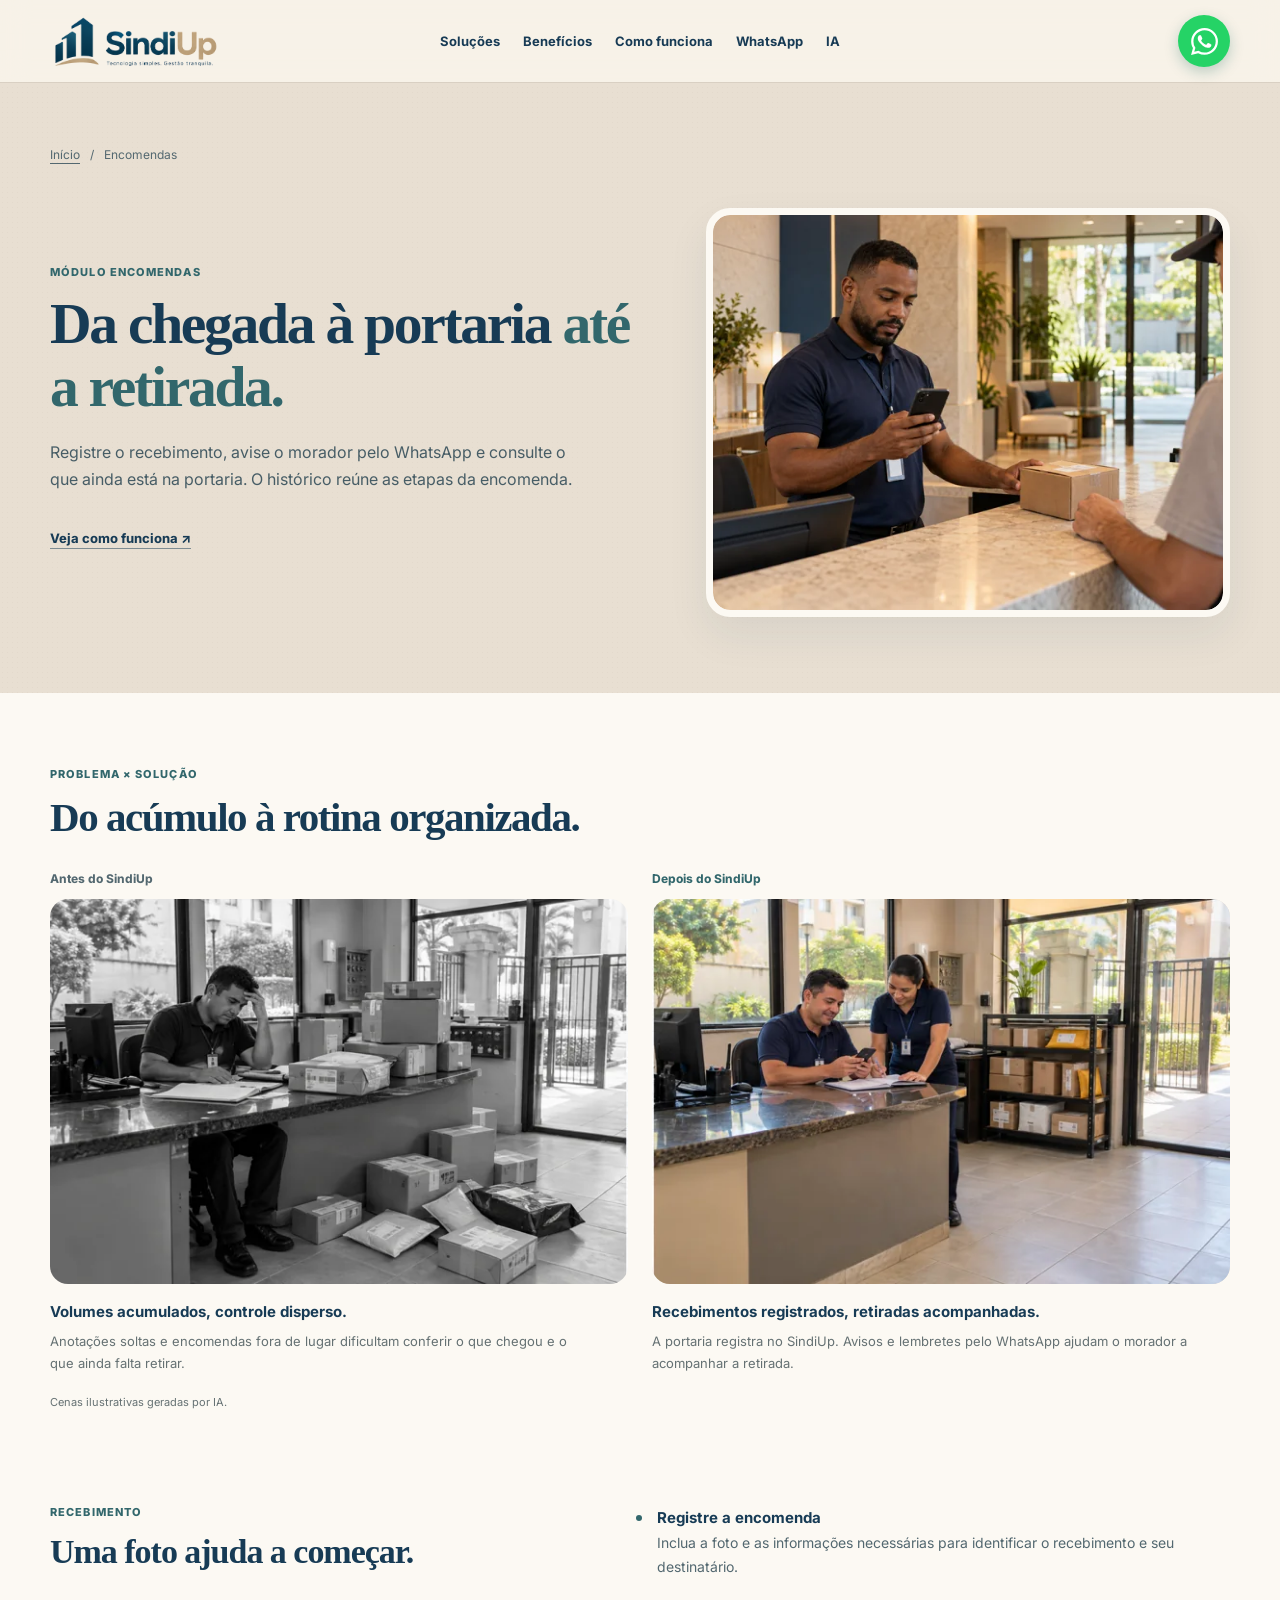
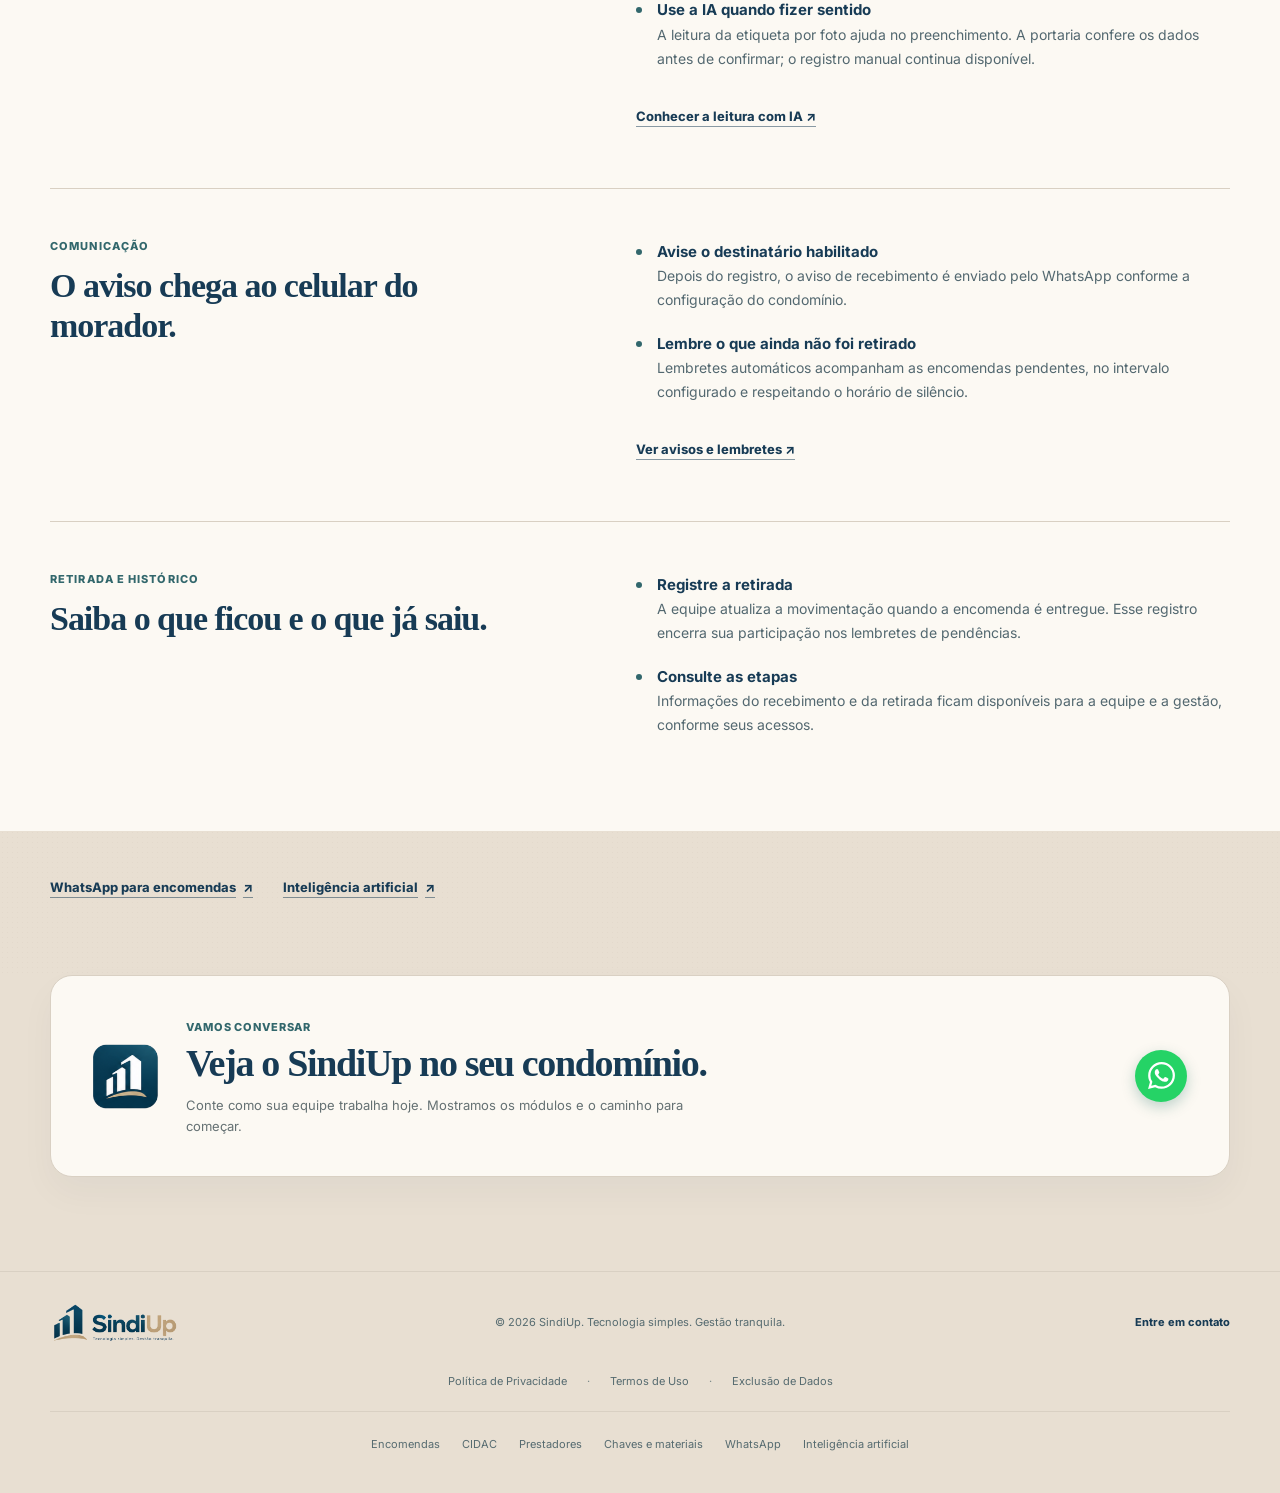
<file: encomendas.html>
<!doctype html>
<html lang="pt-BR">
<head>
  <meta charset="utf-8">
  <meta name="viewport" content="width=device-width, initial-scale=1">
  <title>Encomendas com WhatsApp e IA | SindiUp</title>
  <meta name="description" content="Recebimento, aviso pelo WhatsApp, lembretes e retirada de encomendas. Conheça a leitura de etiquetas com IA e o histórico do SindiUp.">
  <meta name="theme-color" content="#e8dfd2">
  <link rel="canonical" href="https://sindiup.com.br/encomendas.html">

  <meta property="og:type" content="website">
  <meta property="og:locale" content="pt_BR">
  <meta property="og:site_name" content="SindiUp">
  <meta property="og:title" content="Encomendas com WhatsApp e IA | SindiUp">
  <meta property="og:description" content="Recebimento, aviso pelo WhatsApp, lembretes e retirada de encomendas. Conheça a leitura de etiquetas com IA e o histórico do SindiUp.">
  <meta property="og:url" content="https://sindiup.com.br/encomendas.html">
  <meta property="og:image" content="https://sindiup.com.br/assets/og-image.png">
  <meta property="og:image:width" content="1200">
  <meta property="og:image:height" content="630">
  <meta name="twitter:card" content="summary_large_image">

  <link rel="icon" href="favicon.ico" sizes="48x48">
  <link rel="icon" type="image/png" sizes="32x32" href="assets/favicon-32.png">
  <link rel="apple-touch-icon" href="assets/apple-touch-icon.png">

  <link rel="preconnect" href="https://fonts.googleapis.com">
  <link rel="preconnect" href="https://fonts.gstatic.com" crossorigin>
  <link href="https://fonts.googleapis.com/css2?family=Inter:wght@400..800&display=swap" rel="stylesheet">
  <link rel="stylesheet" href="styles.css">
  <script defer src="/analytics-config.js"></script>
  <script defer src="/analytics.js"></script>

  <script type="application/ld+json">
  {
    "@context": "https://schema.org",
    "@type": "Organization",
    "name": "SindiUp",
    "url": "https://sindiup.com.br/",
    "logo": "https://sindiup.com.br/assets/sindiup-icon-256.png",
    "slogan": "Tecnologia simples. Gestão tranquila.",
    "description": "Plataforma para registrar e acompanhar encomendas, demandas dos moradores, prestadores, chaves e materiais no condomínio."
  }
  </script>
</head>
<body class="detail-page">
  <a class="skip-link" href="#conteudo">Pular para o conteúdo</a>
  <svg width="0" height="0" style="position:absolute" aria-hidden="true" focusable="false"><defs><symbol id="i-arrow-right" viewBox="0 0 24 24"><path d="M5 12h14"/><path d="m12 5 7 7-7 7"/></symbol><symbol id="i-building-2" viewBox="0 0 24 24"><path d="M6 22V4a2 2 0 0 1 2-2h8a2 2 0 0 1 2 2v18Z"/><path d="M6 12H4a2 2 0 0 0-2 2v6a2 2 0 0 0 2 2h2"/><path d="M18 9h2a2 2 0 0 1 2 2v9a2 2 0 0 1-2 2h-2"/><path d="M10 6h4"/><path d="M10 10h4"/><path d="M10 14h4"/><path d="M10 18h4"/></symbol><symbol id="i-check" viewBox="0 0 24 24"><path d="M20 6 9 17l-5-5"/></symbol><symbol id="i-clipboard-check" viewBox="0 0 24 24"><rect width="8" height="4" x="8" y="2" rx="1" ry="1"/><path d="M16 4h2a2 2 0 0 1 2 2v14a2 2 0 0 1-2 2H6a2 2 0 0 1-2-2V6a2 2 0 0 1 2-2h2"/><path d="m9 14 2 2 4-4"/></symbol><symbol id="i-key-round" viewBox="0 0 24 24"><path d="M2 18v3c0 .6.4 1 1 1h4v-3h3v-3h2l1.4-1.4a6.5 6.5 0 1 0-4-4Z"/><circle cx="16.5" cy="7.5" r=".5" fill="currentColor"/></symbol><symbol id="i-message-circle" viewBox="0 0 24 24"><path d="M7.9 20A9 9 0 1 0 4 16.1L2 22Z"/></symbol><symbol id="i-whatsapp" viewBox="0 0 24 24"><path d="M17.472 14.382c-.297-.149-1.758-.867-2.03-.967-.273-.099-.471-.148-.67.15-.197.297-.767.966-.94 1.164-.173.199-.347.223-.644.075-.297-.15-1.255-.463-2.39-1.475-.883-.788-1.48-1.761-1.653-2.059-.173-.297-.018-.458.13-.606.134-.133.298-.347.446-.52.149-.174.198-.298.298-.497.099-.198.05-.371-.025-.52-.075-.149-.669-1.612-.916-2.207-.242-.579-.487-.5-.669-.51-.173-.008-.371-.01-.57-.01-.198 0-.52.074-.792.372-.272.297-1.04 1.016-1.04 2.479 0 1.462 1.065 2.875 1.213 3.074.149.198 2.096 3.2 5.077 4.487.709.306 1.262.489 1.694.625.712.227 1.36.195 1.871.118.571-.085 1.758-.719 2.006-1.413.248-.694.248-1.289.173-1.413-.074-.124-.272-.198-.57-.347m-5.421 7.403h-.004a9.87 9.87 0 01-5.031-1.378l-.361-.214-3.741.982.998-3.648-.235-.374a9.86 9.86 0 01-1.51-5.26c.001-5.45 4.436-9.884 9.888-9.884 2.64 0 5.122 1.03 6.988 2.898a9.825 9.825 0 012.893 6.994c-.003 5.45-4.437 9.884-9.885 9.884m8.413-18.297A11.815 11.815 0 0012.05 0C5.495 0 .16 5.335.157 11.892c0 2.096.547 4.142 1.588 5.945L.057 24l6.305-1.654a11.882 11.882 0 005.683 1.448h.005c6.554 0 11.89-5.335 11.893-11.893a11.821 11.821 0 00-3.48-8.413Z"/></symbol><symbol id="i-message-square-text" viewBox="0 0 24 24"><path d="M21 15a2 2 0 0 1-2 2H7l-4 4V5a2 2 0 0 1 2-2h14a2 2 0 0 1 2 2z"/><path d="M13 8H7"/><path d="M17 12H7"/></symbol><symbol id="i-package-check" viewBox="0 0 24 24"><path d="m16 16 2 2 4-4"/><path d="M21 10V8a2 2 0 0 0-1-1.73l-7-4a2 2 0 0 0-2 0l-7 4A2 2 0 0 0 3 8v8a2 2 0 0 0 1 1.73l7 4a2 2 0 0 0 2 0l2-1.14"/><path d="m7.5 4.27 9 5.15"/><polyline points="3.29 7 12 12 20.71 7"/><line x1="12" x2="12" y1="22" y2="12"/></symbol><symbol id="i-shield-check" viewBox="0 0 24 24"><path d="M20 13c0 5-3.5 7.5-7.66 8.95a1 1 0 0 1-.67-.01C7.5 20.5 4 18 4 13V6a1 1 0 0 1 1-1c2 0 4.5-1.2 6.24-2.72a1.17 1.17 0 0 1 1.52 0C14.51 3.81 17 5 19 5a1 1 0 0 1 1 1z"/><path d="m9 12 2 2 4-4"/></symbol><symbol id="i-sparkles" viewBox="0 0 24 24"><path d="M9.937 15.5A2 2 0 0 0 8.5 14.063l-6.135-1.582a.5.5 0 0 1 0-.962L8.5 9.936A2 2 0 0 0 9.937 8.5l1.582-6.135a.5.5 0 0 1 .963 0L14.063 8.5A2 2 0 0 0 15.5 9.937l6.135 1.581a.5.5 0 0 1 0 .964L15.5 14.063a2 2 0 0 0-1.437 1.437l-1.582 6.135a.5.5 0 0 1-.963 0z"/><path d="M20 3v4"/><path d="M22 5h-4"/><path d="M4 17v2"/><path d="M5 18H3"/></symbol><symbol id="i-user-round-check" viewBox="0 0 24 24"><path d="M2 21a8 8 0 0 1 13.292-6"/><circle cx="10" cy="8" r="5"/><path d="m16 19 2 2 4-4"/></symbol></defs></svg>

  <header class="site-header">
    <div class="shell header-inner">
      <a class="brand-link" href="/#inicio" aria-label="SindiUp — início">
        <img src="assets/sindiup-brand-hd.png" alt="SindiUp" width="620" height="200">
      </a>

      <nav class="desktop-nav" aria-label="Navegação principal">
        <a href="/#solucoes">Soluções</a>
        <a href="/#beneficios">Benefícios</a>
        <a href="/#como-funciona">Como funciona</a>
        <a href="/#whatsapp">WhatsApp</a>
        <a href="/#inteligencia-artificial">IA</a>
      </nav>

      <details class="mobile-menu">
        <summary aria-label="Abrir menu de navegação"><span></span><span></span><span></span></summary>
        <nav aria-label="Navegação no celular">
          <a href="/#solucoes">Soluções</a>
          <a href="/#beneficios">Benefícios</a>
          <a href="/#como-funciona">Como funciona</a>
          <a href="/#whatsapp">WhatsApp</a>
          <a href="/#inteligencia-artificial">IA</a>
        </nav>
      </details>

      <a class="header-cta" aria-label="Falar no WhatsApp" href="https://wa.me/5513996556915?text=Ol%C3%A1%21%20Gostaria%20de%20saber%20mais%20sobre%20o%20SindiUp" target="_blank" rel="noopener noreferrer">
        <svg width="24" height="24" viewBox="0 0 24 24" fill="currentColor" aria-hidden="true"><use href="#i-whatsapp"/></svg>
        <span>Falar no WhatsApp</span>
      </a>
    </div>
  </header>

  <main id="conteudo">
    <section class="detail-hero">
      <div class="shell">
        <nav class="breadcrumbs" aria-label="Você está aqui"><a href="/">Início</a><span aria-hidden="true">/</span><span aria-current="page">Encomendas</span></nav>
        <div class="detail-hero-grid">
          <div><span class="section-kicker">Módulo Encomendas</span><h1>Da chegada à portaria <span>até a retirada.</span></h1><p class="feature-lead">Registre o recebimento, avise o morador pelo WhatsApp e consulte o que ainda está na portaria. O histórico reúne as etapas da encomenda.</p><div class="feature-link"><a class="text-link" href="#detalhes">Veja como funciona <span aria-hidden="true">↗</span></a></div></div>
          <figure class="feature-photo"><img src="assets/condominio-portaria.webp" srcset="assets/condominio-portaria-720.webp 720w, assets/condominio-portaria.webp 1350w" sizes="(max-width: 820px) calc(100vw - 36px), 520px" width="1350" height="900" alt="Profissional da portaria recebe uma encomenda enquanto consulta o celular" fetchpriority="high"></figure>
        </div>
      </div>
    </section>
    <section class="workflow-comparison section" id="comparacao" aria-labelledby="comparacao-titulo">
      <div class="shell">
        <div class="section-heading"><span class="section-kicker">Problema × solução</span><h2 id="comparacao-titulo">Do acúmulo à rotina organizada.</h2></div>
        <div class="comparison-grid">
        <figure class="comparison-panel comparison-before">
          <span class="comparison-label">Antes do SindiUp</span>
          <div class="comparison-photo"><img loading="lazy" decoding="async" src="assets/encomendas-comparacao.webp" srcset="assets/encomendas-comparacao-1200.webp 1200w, assets/encomendas-comparacao.webp 1800w" sizes="(max-width: 680px) calc((100vw - 28px) * 2), (max-width: 820px) calc(100vw - 60px), 1156px" width="1800" height="600" alt="Cena ilustrativa em preto e branco: funcionário sobrecarregado em uma guarita, com encomendas desorganizadas no balcão e pelo chão"></div>
          <figcaption><strong>Volumes acumulados, controle disperso.</strong><p>Anotações soltas e encomendas fora de lugar dificultam conferir o que chegou e o que ainda falta retirar.</p></figcaption>
        </figure>
        <figure class="comparison-panel comparison-after">
          <span class="comparison-label">Depois do SindiUp</span>
          <div class="comparison-photo"><img loading="lazy" decoding="async" src="assets/encomendas-comparacao.webp" srcset="assets/encomendas-comparacao-1200.webp 1200w, assets/encomendas-comparacao.webp 1800w" sizes="(max-width: 680px) calc((100vw - 28px) * 2), (max-width: 820px) calc(100vw - 60px), 1156px" width="1800" height="600" alt="Cena ilustrativa colorida: equipe tranquila consulta o celular em uma guarita limpa, com encomendas organizadas em uma estante"></div>
          <figcaption><strong>Recebimentos registrados, retiradas acompanhadas.</strong><p>A portaria registra no SindiUp. Avisos e lembretes pelo WhatsApp ajudam o morador a acompanhar a retirada.</p></figcaption>
        </figure>
        </div>
        <p class="comparison-note">Cenas ilustrativas geradas por IA.</p>
      </div>
    </section>
    <div class="detail-body section" id="detalhes"><div class="shell"><section class="detail-row"><div><span class="section-kicker">Recebimento</span><h2>Uma foto ajuda a começar.</h2></div><div><ul class="detail-points"><li><strong>Registre a encomenda</strong>Inclua a foto e as informações necessárias para identificar o recebimento e seu destinatário.</li><li><strong>Use a IA quando fizer sentido</strong>A leitura da etiqueta por foto ajuda no preenchimento. A portaria confere os dados antes de confirmar; o registro manual continua disponível.</li></ul><div class="feature-link"><a class="text-link" href="inteligencia-artificial.html">Conhecer a leitura com IA <span aria-hidden="true">↗</span></a></div></div></section>
<section class="detail-row"><div><span class="section-kicker">Comunicação</span><h2>O aviso chega ao celular do morador.</h2></div><div><ul class="detail-points"><li><strong>Avise o destinatário habilitado</strong>Depois do registro, o aviso de recebimento é enviado pelo WhatsApp conforme a configuração do condomínio.</li><li><strong>Lembre o que ainda não foi retirado</strong>Lembretes automáticos acompanham as encomendas pendentes, no intervalo configurado e respeitando o horário de silêncio.</li></ul><div class="feature-link"><a class="text-link" href="whatsapp.html">Ver avisos e lembretes <span aria-hidden="true">↗</span></a></div></div></section>
<section class="detail-row"><div><span class="section-kicker">Retirada e histórico</span><h2>Saiba o que ficou e o que já saiu.</h2></div><div><ul class="detail-points"><li><strong>Registre a retirada</strong>A equipe atualiza a movimentação quando a encomenda é entregue. Esse registro encerra sua participação nos lembretes de pendências.</li><li><strong>Consulte as etapas</strong>Informações do recebimento e da retirada ficam disponíveis para a equipe e a gestão, conforme seus acessos.</li></ul></div></section>
</div></div>
    <nav class="detail-related" aria-label="Continue conhecendo o SindiUp"><div class="shell"><a class="text-link" href="whatsapp.html">WhatsApp para encomendas <span aria-hidden="true">↗</span></a><a class="text-link" href="inteligencia-artificial.html">Inteligência artificial <span aria-hidden="true">↗</span></a></div></nav>
    <section class="final-cta section">
      <div class="shell cta-card">
        <div class="cta-brandmark">
          <img loading="lazy" decoding="async" src="assets/sindiup-icon-256.png" alt="" width="256" height="256">
        </div>
        <div class="cta-copy">
          <span>Vamos conversar</span>
          <h2>Veja o SindiUp no seu condomínio.</h2>
          <p>Conte como sua equipe trabalha hoje. Mostramos os módulos e o caminho para começar.</p>
        </div>
        <a class="button button-whatsapp" aria-label="Conversar pelo WhatsApp" href="https://wa.me/5513996556915?text=Ol%C3%A1%21%20Gostaria%20de%20saber%20mais%20sobre%20o%20SindiUp" target="_blank" rel="noopener noreferrer">
          <svg width="24" height="24" viewBox="0 0 24 24" fill="currentColor" aria-hidden="true"><use href="#i-whatsapp"/></svg>
          Conversar pelo WhatsApp
        </a>
      </div>
    </section>

  </main>
  <footer>
    <div class="shell footer-inner">
      <img loading="lazy" decoding="async" src="assets/sindiup-brand-hd.png" alt="SindiUp" width="620" height="200">
      <p>© 2026 SindiUp. Tecnologia simples. Gestão tranquila.</p>
      <a href="https://wa.me/5513996556915?text=Ol%C3%A1%21%20Gostaria%20de%20saber%20mais%20sobre%20o%20SindiUp" target="_blank" rel="noopener noreferrer">Entre em contato</a>
    </div>
    <nav class="shell footer-legal" aria-label="Informações legais">
      <a href="/politica-de-privacidade">Política de Privacidade</a>
      <a href="/termos-de-uso">Termos de Uso</a>
      <a href="/exclusao-de-dados">Exclusão de Dados</a>
    </nav>
    <nav class="shell footer-solutions" aria-label="Conheça o SindiUp">
      <a href="encomendas.html">Encomendas</a><a href="cidac.html">CIDAC</a><a href="prestadores.html">Prestadores</a><a href="chaves-e-materiais.html">Chaves e materiais</a><a href="whatsapp.html">WhatsApp</a><a href="inteligencia-artificial.html">Inteligência artificial</a>
    </nav>
  </footer>

  <a class="floating-whatsapp" href="https://wa.me/5513996556915?text=Ol%C3%A1%21%20Gostaria%20de%20saber%20mais%20sobre%20o%20SindiUp" target="_blank" rel="noopener noreferrer" aria-label="Falar com o SindiUp pelo WhatsApp">
    <svg width="24" height="24" viewBox="0 0 24 24" fill="currentColor" aria-hidden="true"><use href="#i-whatsapp"/></svg>
  </a>
  <script>
    document.querySelectorAll('.mobile-menu nav a').forEach(link => link.addEventListener('click', () => {
      document.querySelector('.mobile-menu').open = false;
    }));
  </script>
</body>
</html>
</file>
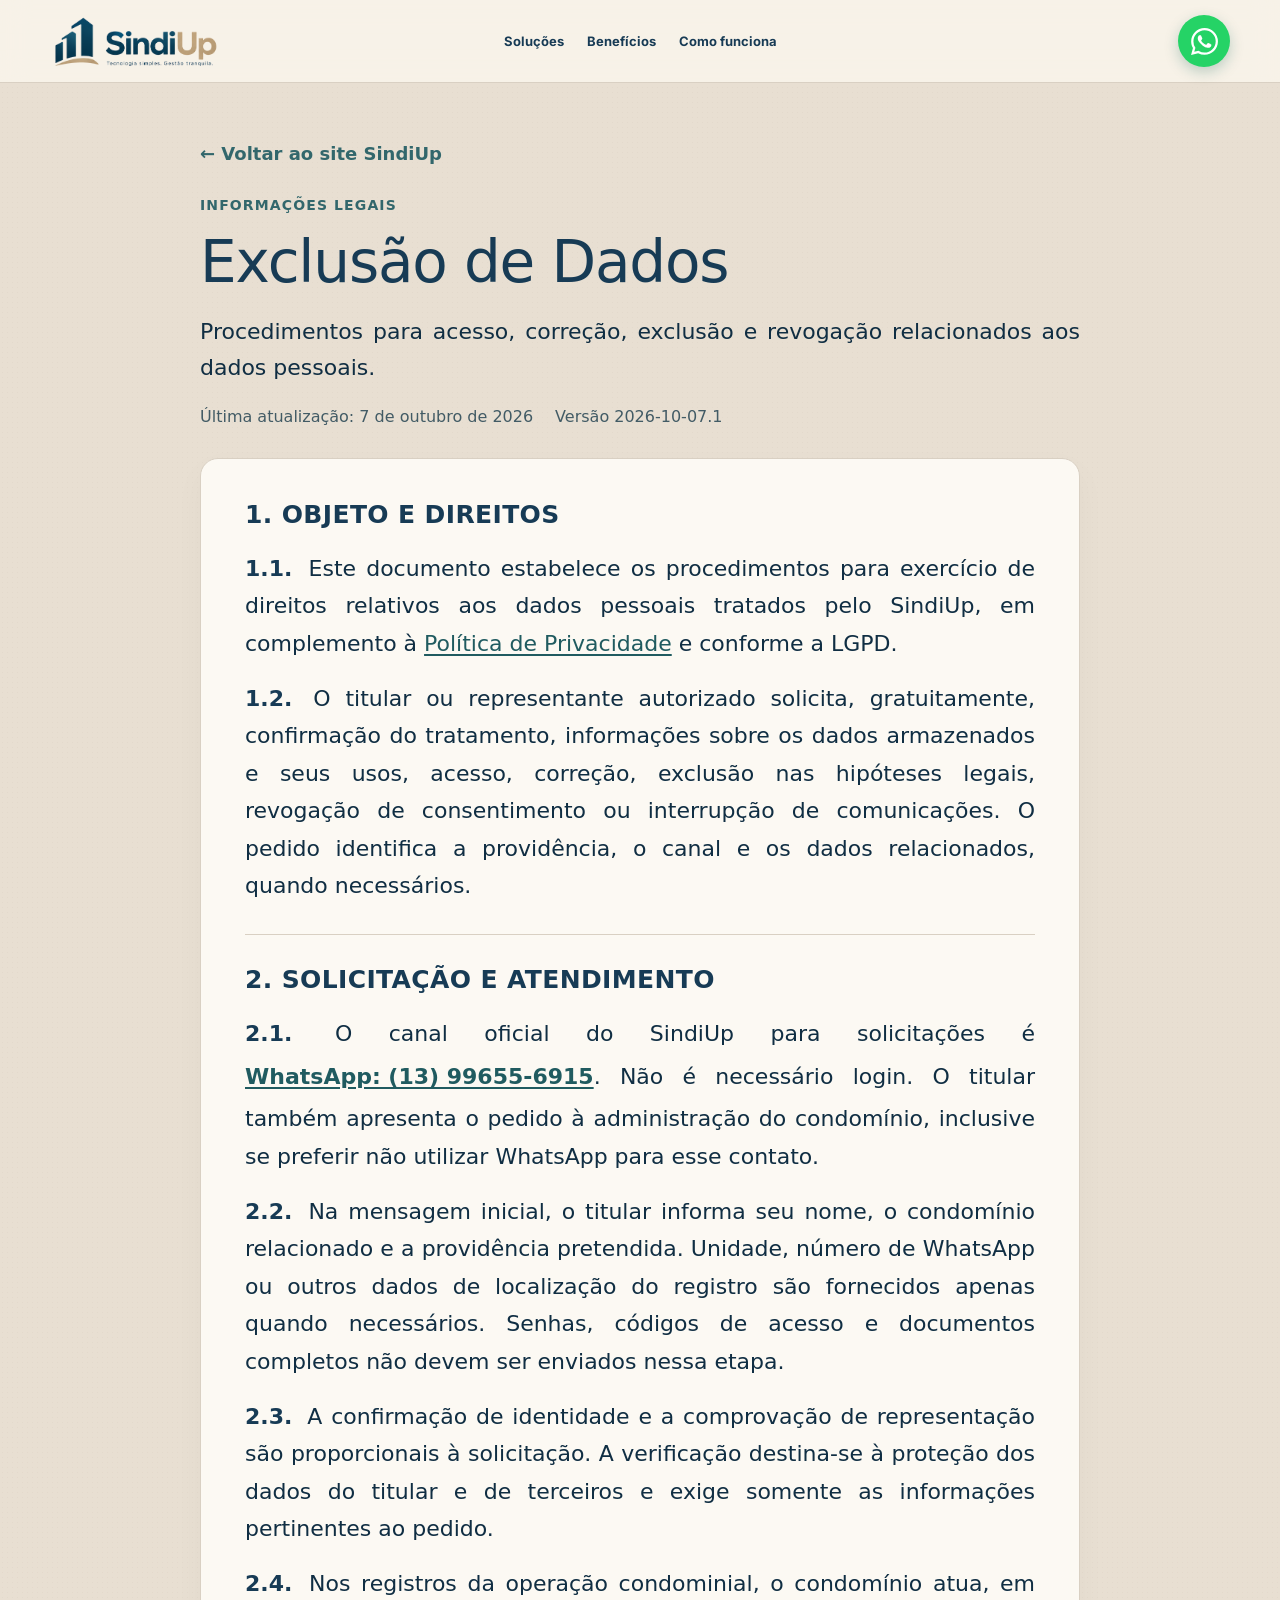
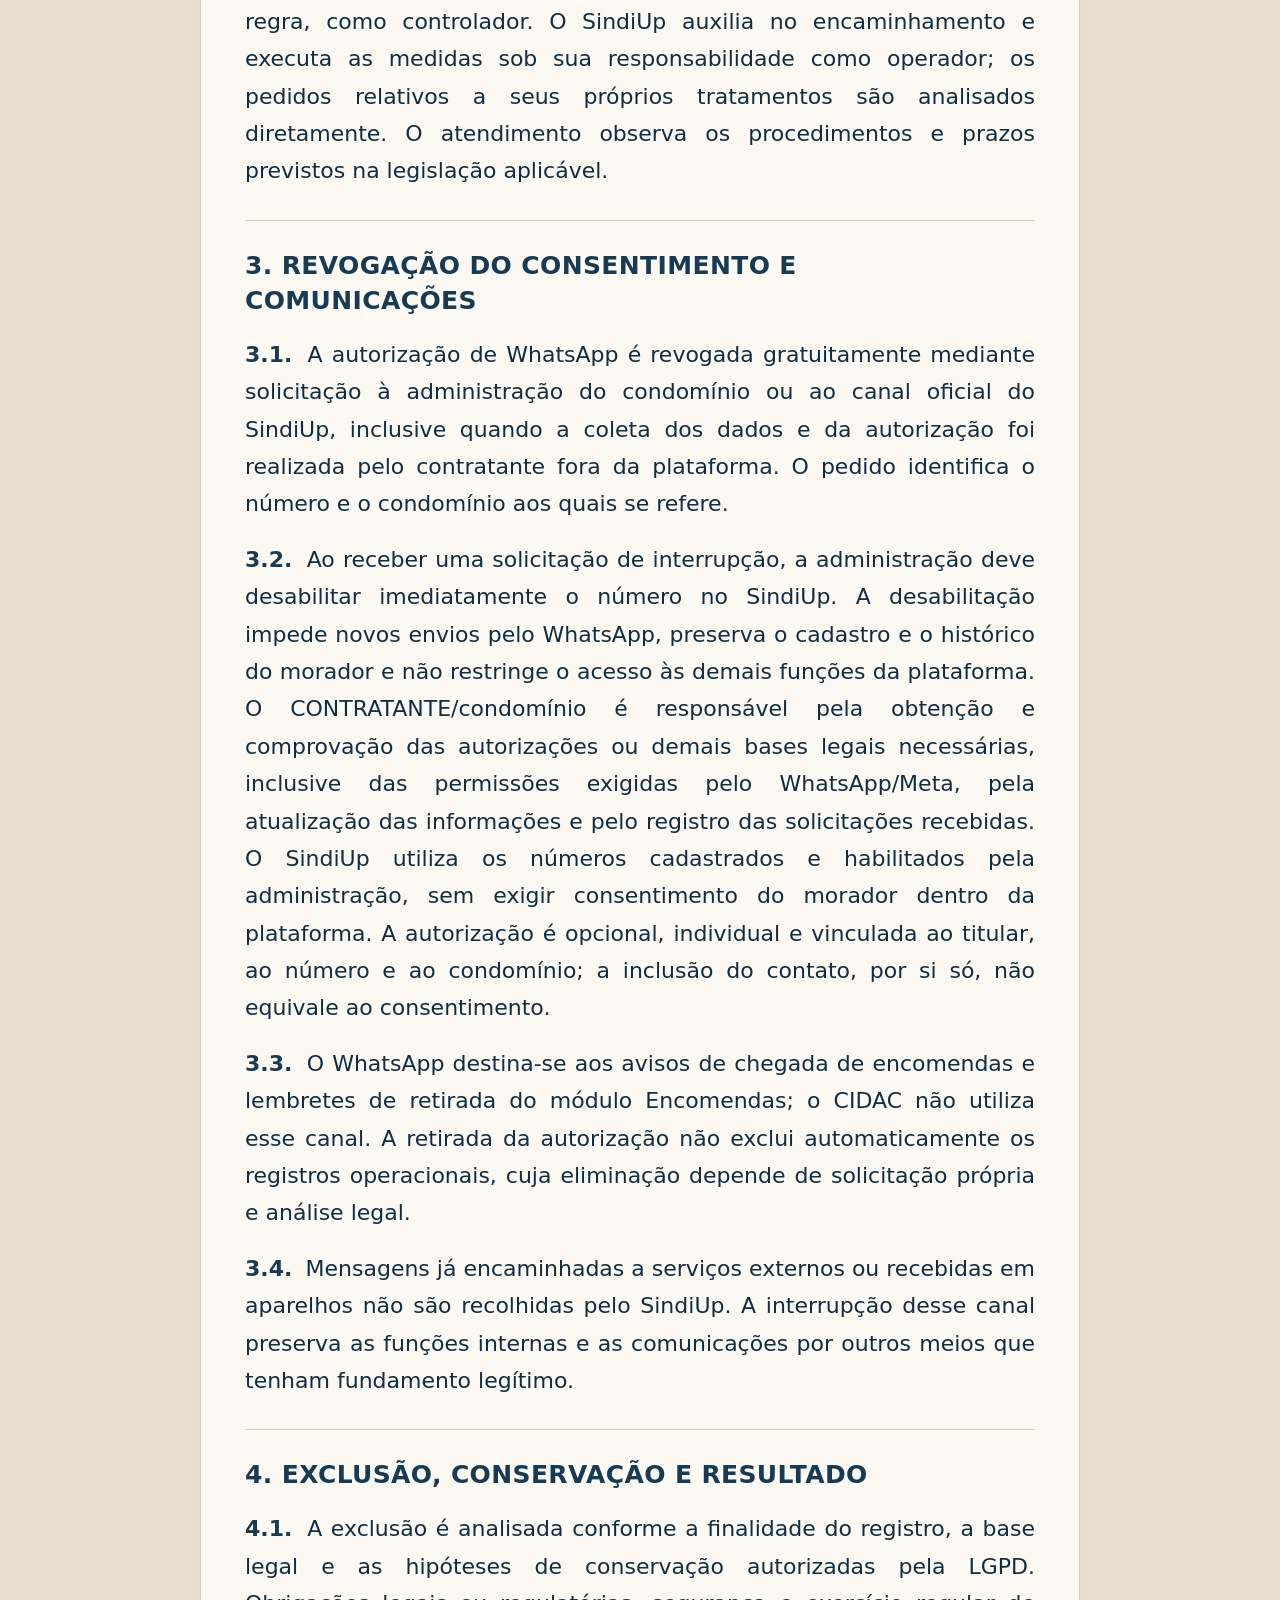
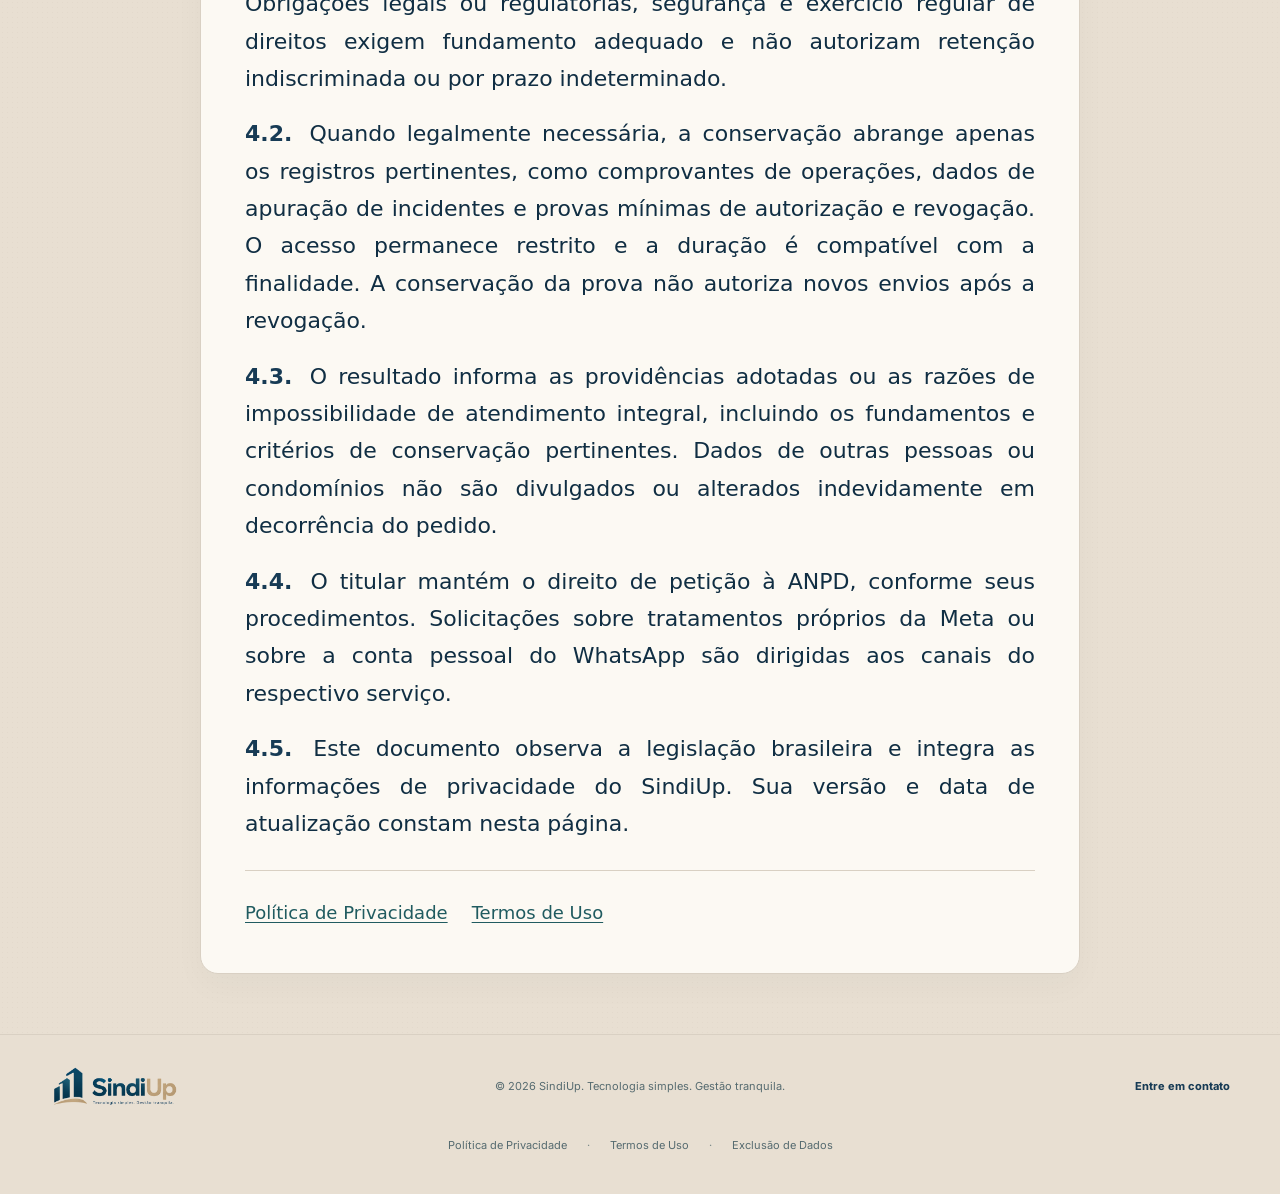
<file: exclusao-de-dados.html>
<!doctype html>
<html lang="pt-BR">
<head>
  <meta charset="utf-8">
  <meta name="viewport" content="width=device-width, initial-scale=1">
  <title>Exclusão de Dados | SindiUp</title>
  <meta name="description" content="Instruções para solicitar exclusão, acesso ou correção de dados no SindiUp e revogar a autorização para notificações de encomendas pelo WhatsApp.">
  <meta name="theme-color" content="#e8dfd2">
  <link rel="canonical" href="https://sindiup.com.br/exclusao-de-dados">
  <meta property="og:type" content="website">
  <meta property="og:locale" content="pt_BR">
  <meta property="og:site_name" content="SindiUp">
  <meta property="og:title" content="Exclusão de Dados | SindiUp">
  <meta property="og:description" content="Instruções para solicitar exclusão, acesso ou correção de dados no SindiUp e revogar a autorização para notificações de encomendas pelo WhatsApp.">
  <meta property="og:url" content="https://sindiup.com.br/exclusao-de-dados">
  <meta property="og:image" content="https://sindiup.com.br/assets/og-image.png">
  <meta name="twitter:card" content="summary_large_image">
  <link rel="icon" href="/favicon.ico" sizes="48x48">
  <link rel="icon" type="image/png" sizes="32x32" href="/assets/favicon-32.png">
  <link rel="apple-touch-icon" href="/assets/apple-touch-icon.png">
  <link rel="preconnect" href="https://fonts.googleapis.com">
  <link rel="preconnect" href="https://fonts.gstatic.com" crossorigin>
  <link href="https://fonts.googleapis.com/css2?family=Inter:wght@400..800&display=swap" rel="stylesheet">
  <link rel="stylesheet" href="/styles.css">
  <link rel="stylesheet" href="/legal.css">
  <script defer src="/analytics-config.js"></script>
  <script defer src="/analytics.js"></script>
</head>
<body class="legal-page">
  <a class="skip-link" href="#conteudo">Pular para o conteúdo</a>
  <svg width="0" height="0" style="position:absolute" aria-hidden="true" focusable="false"><defs><symbol id="i-whatsapp" viewBox="0 0 24 24"><path d="M17.472 14.382c-.297-.149-1.758-.867-2.03-.967-.273-.099-.471-.148-.67.15-.197.297-.767.966-.94 1.164-.173.199-.347.223-.644.075-.297-.15-1.255-.463-2.39-1.475-.883-.788-1.48-1.761-1.653-2.059-.173-.297-.018-.458.13-.606.134-.133.298-.347.446-.52.149-.174.198-.298.298-.497.099-.198.05-.371-.025-.52-.075-.149-.669-1.612-.916-2.207-.242-.579-.487-.5-.669-.51-.173-.008-.371-.01-.57-.01-.198 0-.52.074-.792.372-.272.297-1.04 1.016-1.04 2.479 0 1.462 1.065 2.875 1.213 3.074.149.198 2.096 3.2 5.077 4.487.709.306 1.262.489 1.694.625.712.227 1.36.195 1.871.118.571-.085 1.758-.719 2.006-1.413.248-.694.248-1.289.173-1.413-.074-.124-.272-.198-.57-.347m-5.421 7.403h-.004a9.87 9.87 0 01-5.031-1.378l-.361-.214-3.741.982.998-3.648-.235-.374a9.86 9.86 0 01-1.51-5.26c.001-5.45 4.436-9.884 9.888-9.884 2.64 0 5.122 1.03 6.988 2.898a9.825 9.825 0 012.893 6.994c-.003 5.45-4.437 9.884-9.885 9.884m8.413-18.297A11.815 11.815 0 0012.05 0C5.495 0 .16 5.335.157 11.892c0 2.096.547 4.142 1.588 5.945L.057 24l6.305-1.654a11.882 11.882 0 005.683 1.448h.005c6.554 0 11.89-5.335 11.893-11.893a11.821 11.821 0 00-3.48-8.413Z"/></symbol></defs></svg>

  <header class="site-header">
    <div class="shell header-inner">
      <a class="brand-link" href="/#inicio" aria-label="SindiUp — início">
        <img src="/assets/sindiup-brand-hd.png" alt="SindiUp" width="620" height="200">
      </a>

      <nav class="desktop-nav" aria-label="Navegação principal">
        <a href="/#solucoes">Soluções</a>
        <a href="/#beneficios">Benefícios</a>
        <a href="/#como-funciona">Como funciona</a>
      </nav>

      <details class="mobile-menu">
        <summary aria-label="Abrir menu de navegação"><span></span><span></span><span></span></summary>
        <nav aria-label="Navegação no celular">
          <a href="/#solucoes">Soluções</a>
          <a href="/#beneficios">Benefícios</a>
          <a href="/#como-funciona">Como funciona</a>
        </nav>
      </details>

      <a class="header-cta" aria-label="Falar no WhatsApp" href="https://wa.me/5513996556915?text=Ol%C3%A1%21%20Gostaria%20de%20saber%20mais%20sobre%20o%20SindiUp" target="_blank" rel="noopener noreferrer">
        <svg width="24" height="24" viewBox="0 0 24 24" fill="currentColor" aria-hidden="true"><use href="#i-whatsapp"/></svg>
        <span>Falar no WhatsApp</span>
      </a>
    </div>
  </header>

  <main id="conteudo" class="shell legal-shell">
    <div class="legal-intro">
      <a class="legal-back" href="/">← Voltar ao site SindiUp</a>
      <span class="section-kicker">Informações legais</span>
      <h1>Exclusão de Dados</h1>
      <p class="legal-lead">Procedimentos para acesso, correção, exclusão e revogação relacionados aos dados pessoais.</p>
      <p class="legal-meta"><span>Última atualização: <time datetime="2026-10-07">7 de outubro de 2026</time></span><span>Versão 2026-10-07.1</span></p>
    </div>

    <article class="legal-paper" aria-label="Exclusão de Dados">
      <section id="pedidos">
        <h2>1. OBJETO E DIREITOS</h2>
        <p class="legal-clause"><strong class="legal-number">1.1.</strong> Este documento estabelece os procedimentos para exercício de direitos relativos aos dados pessoais tratados pelo SindiUp, em complemento à <a href="/politica-de-privacidade">Política de Privacidade</a> e conforme a LGPD.</p>
        <p class="legal-clause"><strong class="legal-number">1.2.</strong> O titular ou representante autorizado solicita, gratuitamente, confirmação do tratamento, informações sobre os dados armazenados e seus usos, acesso, correção, exclusão nas hipóteses legais, revogação de consentimento ou interrupção de comunicações. O pedido identifica a providência, o canal e os dados relacionados, quando necessários.</p>
      </section>

      <section id="solicitacao">
        <h2>2. SOLICITAÇÃO E ATENDIMENTO</h2>
        <p class="legal-clause"><strong class="legal-number">2.1.</strong> O canal oficial do SindiUp para solicitações é <a class="legal-contact-link" href="https://wa.me/5513996556915?text=Ol%C3%A1%21%20Quero%20fazer%20uma%20solicita%C3%A7%C3%A3o%20sobre%20meus%20dados%20pessoais%20no%20SindiUp." target="_blank" rel="noopener noreferrer">WhatsApp: (13) 99655-6915</a>. Não é necessário login. O titular também apresenta o pedido à administração do condomínio, inclusive se preferir não utilizar WhatsApp para esse contato.</p>
        <p class="legal-clause"><strong class="legal-number">2.2.</strong> Na mensagem inicial, o titular informa seu nome, o condomínio relacionado e a providência pretendida. Unidade, número de WhatsApp ou outros dados de localização do registro são fornecidos apenas quando necessários. Senhas, códigos de acesso e documentos completos não devem ser enviados nessa etapa.</p>
        <p class="legal-clause"><strong class="legal-number">2.3.</strong> A confirmação de identidade e a comprovação de representação são proporcionais à solicitação. A verificação destina-se à proteção dos dados do titular e de terceiros e exige somente as informações pertinentes ao pedido.</p>
        <p class="legal-clause"><strong class="legal-number">2.4.</strong> Nos registros da operação condominial, o condomínio atua, em regra, como controlador. O SindiUp auxilia no encaminhamento e executa as medidas sob sua responsabilidade como operador; os pedidos relativos a seus próprios tratamentos são analisados diretamente. O atendimento observa os procedimentos e prazos previstos na legislação aplicável.</p>
      </section>

      <section id="revogacao">
        <h2>3. REVOGAÇÃO DO CONSENTIMENTO E COMUNICAÇÕES</h2>
        <p class="legal-clause"><strong class="legal-number">3.1.</strong> A autorização de WhatsApp é revogada gratuitamente mediante solicitação à administração do condomínio ou ao canal oficial do SindiUp, inclusive quando a coleta dos dados e da autorização foi realizada pelo contratante fora da plataforma. O pedido identifica o número e o condomínio aos quais se refere.</p>
        <p class="legal-clause"><strong class="legal-number">3.2.</strong> Ao receber uma solicitação de interrupção, a administração deve desabilitar imediatamente o número no SindiUp. A desabilitação impede novos envios pelo WhatsApp, preserva o cadastro e o histórico do morador e não restringe o acesso às demais funções da plataforma. O CONTRATANTE/condomínio é responsável pela obtenção e comprovação das autorizações ou demais bases legais necessárias, inclusive das permissões exigidas pelo WhatsApp/Meta, pela atualização das informações e pelo registro das solicitações recebidas. O SindiUp utiliza os números cadastrados e habilitados pela administração, sem exigir consentimento do morador dentro da plataforma. A autorização é opcional, individual e vinculada ao titular, ao número e ao condomínio; a inclusão do contato, por si só, não equivale ao consentimento.</p>
        <p class="legal-clause"><strong class="legal-number">3.3.</strong> O WhatsApp destina-se aos avisos de chegada de encomendas e lembretes de retirada do módulo Encomendas; o CIDAC não utiliza esse canal. A retirada da autorização não exclui automaticamente os registros operacionais, cuja eliminação depende de solicitação própria e análise legal.</p>
        <p class="legal-clause"><strong class="legal-number">3.4.</strong> Mensagens já encaminhadas a serviços externos ou recebidas em aparelhos não são recolhidas pelo SindiUp. A interrupção desse canal preserva as funções internas e as comunicações por outros meios que tenham fundamento legítimo.</p>
      </section>

      <section id="analise">
        <h2>4. EXCLUSÃO, CONSERVAÇÃO E RESULTADO</h2>
        <p class="legal-clause"><strong class="legal-number">4.1.</strong> A exclusão é analisada conforme a finalidade do registro, a base legal e as hipóteses de conservação autorizadas pela LGPD. Obrigações legais ou regulatórias, segurança e exercício regular de direitos exigem fundamento adequado e não autorizam retenção indiscriminada ou por prazo indeterminado.</p>
        <p class="legal-clause"><strong class="legal-number">4.2.</strong> Quando legalmente necessária, a conservação abrange apenas os registros pertinentes, como comprovantes de operações, dados de apuração de incidentes e provas mínimas de autorização e revogação. O acesso permanece restrito e a duração é compatível com a finalidade. A conservação da prova não autoriza novos envios após a revogação.</p>
        <p class="legal-clause"><strong class="legal-number">4.3.</strong> O resultado informa as providências adotadas ou as razões de impossibilidade de atendimento integral, incluindo os fundamentos e critérios de conservação pertinentes. Dados de outras pessoas ou condomínios não são divulgados ou alterados indevidamente em decorrência do pedido.</p>
        <p class="legal-clause"><strong class="legal-number">4.4.</strong> O titular mantém o direito de petição à ANPD, conforme seus procedimentos. Solicitações sobre tratamentos próprios da Meta ou sobre a conta pessoal do WhatsApp são dirigidas aos canais do respectivo serviço.</p>
        <p class="legal-clause"><strong class="legal-number">4.5.</strong> Este documento observa a legislação brasileira e integra as informações de privacidade do SindiUp. Sua versão e data de atualização constam nesta página.</p>
      </section>
      <nav class="legal-related" aria-label="Outras informações legais">
        <a href="/politica-de-privacidade">Política de Privacidade</a>
        <a href="/termos-de-uso">Termos de Uso</a>
      </nav>
    </article>
  </main>

  <footer>
    <div class="shell footer-inner">
      <img loading="lazy" decoding="async" src="/assets/sindiup-brand-hd.png" alt="SindiUp" width="620" height="200">
      <p>© 2026 SindiUp. Tecnologia simples. Gestão tranquila.</p>
      <a href="https://wa.me/5513996556915?text=Ol%C3%A1%21%20Gostaria%20de%20saber%20mais%20sobre%20o%20SindiUp" target="_blank" rel="noopener noreferrer">Entre em contato</a>
    </div>
    <nav class="shell footer-legal" aria-label="Informações legais">
      <a href="/politica-de-privacidade">Política de Privacidade</a>
      <a href="/termos-de-uso">Termos de Uso</a>
      <a href="/exclusao-de-dados">Exclusão de Dados</a>
    </nav>
  </footer>

  <a class="floating-whatsapp" href="https://wa.me/5513996556915?text=Ol%C3%A1%21%20Gostaria%20de%20saber%20mais%20sobre%20o%20SindiUp" target="_blank" rel="noopener noreferrer" aria-label="Falar com o SindiUp pelo WhatsApp">
    <svg width="24" height="24" viewBox="0 0 24 24" fill="currentColor" aria-hidden="true"><use href="#i-whatsapp"/></svg>
  </a>
  <script>
    document.querySelectorAll('.mobile-menu nav a').forEach(link => link.addEventListener('click', () => {
      document.querySelector('.mobile-menu').open = false;
    }));
  </script>
</body>
</html>
</file>
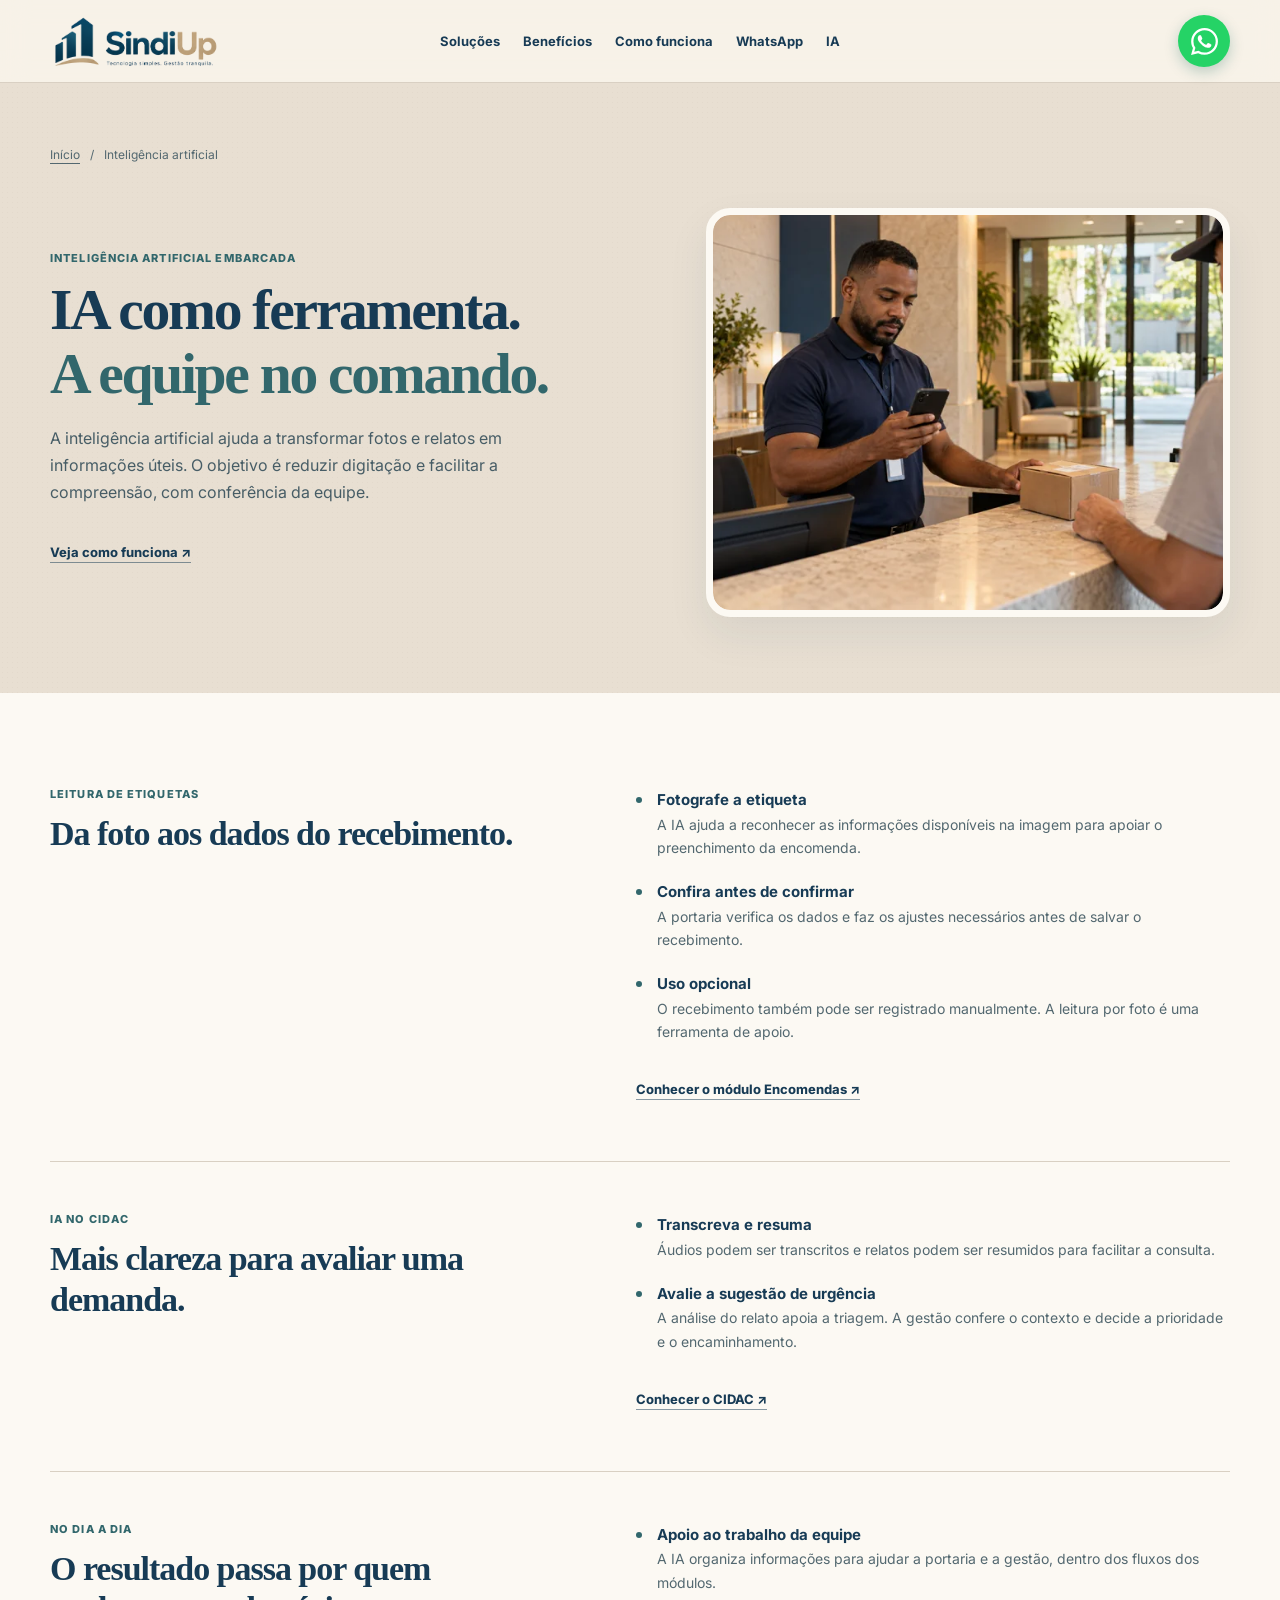
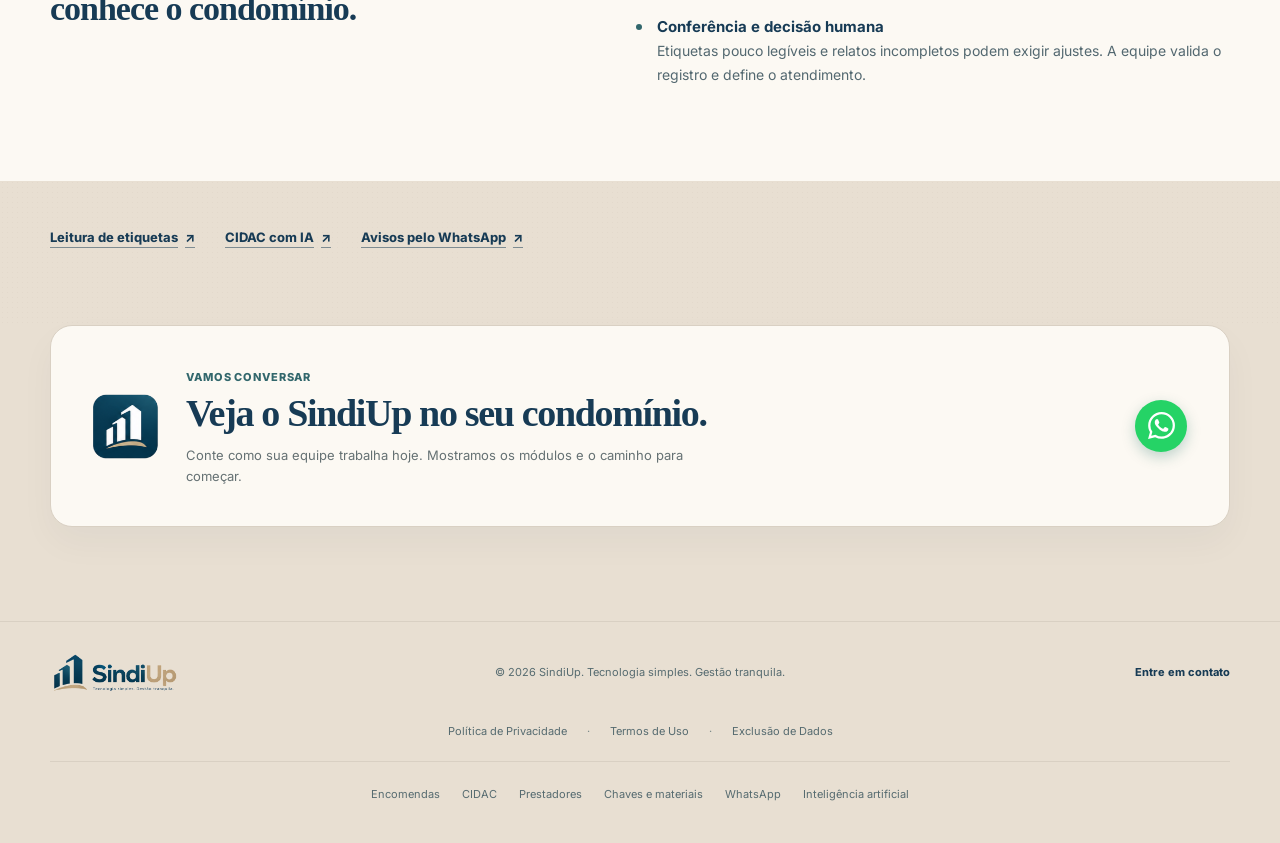
<file: inteligencia-artificial.html>
<!doctype html>
<html lang="pt-BR">
<head>
  <meta charset="utf-8">
  <meta name="viewport" content="width=device-width, initial-scale=1">
  <title>IA na leitura de etiquetas e no CIDAC | SindiUp</title>
  <meta name="description" content="IA embarcada no SindiUp para apoiar a leitura de etiquetas de encomendas e o CIDAC, com transcrição, resumo e sugestão de urgência.">
  <meta name="theme-color" content="#e8dfd2">
  <link rel="canonical" href="https://sindiup.com.br/inteligencia-artificial.html">

  <meta property="og:type" content="website">
  <meta property="og:locale" content="pt_BR">
  <meta property="og:site_name" content="SindiUp">
  <meta property="og:title" content="IA na leitura de etiquetas e no CIDAC | SindiUp">
  <meta property="og:description" content="IA embarcada no SindiUp para apoiar a leitura de etiquetas de encomendas e o CIDAC, com transcrição, resumo e sugestão de urgência.">
  <meta property="og:url" content="https://sindiup.com.br/inteligencia-artificial.html">
  <meta property="og:image" content="https://sindiup.com.br/assets/og-image.png">
  <meta property="og:image:width" content="1200">
  <meta property="og:image:height" content="630">
  <meta name="twitter:card" content="summary_large_image">

  <link rel="icon" href="favicon.ico" sizes="48x48">
  <link rel="icon" type="image/png" sizes="32x32" href="assets/favicon-32.png">
  <link rel="apple-touch-icon" href="assets/apple-touch-icon.png">

  <link rel="preconnect" href="https://fonts.googleapis.com">
  <link rel="preconnect" href="https://fonts.gstatic.com" crossorigin>
  <link href="https://fonts.googleapis.com/css2?family=Inter:wght@400..800&display=swap" rel="stylesheet">
  <link rel="stylesheet" href="styles.css">
  <script defer src="/analytics-config.js"></script>
  <script defer src="/analytics.js"></script>

  <script type="application/ld+json">
  {
    "@context": "https://schema.org",
    "@type": "Organization",
    "name": "SindiUp",
    "url": "https://sindiup.com.br/",
    "logo": "https://sindiup.com.br/assets/sindiup-icon-256.png",
    "slogan": "Tecnologia simples. Gestão tranquila.",
    "description": "Plataforma para registrar e acompanhar encomendas, demandas dos moradores, prestadores, chaves e materiais no condomínio."
  }
  </script>
</head>
<body class="detail-page">
  <a class="skip-link" href="#conteudo">Pular para o conteúdo</a>
  <svg width="0" height="0" style="position:absolute" aria-hidden="true" focusable="false"><defs><symbol id="i-arrow-right" viewBox="0 0 24 24"><path d="M5 12h14"/><path d="m12 5 7 7-7 7"/></symbol><symbol id="i-building-2" viewBox="0 0 24 24"><path d="M6 22V4a2 2 0 0 1 2-2h8a2 2 0 0 1 2 2v18Z"/><path d="M6 12H4a2 2 0 0 0-2 2v6a2 2 0 0 0 2 2h2"/><path d="M18 9h2a2 2 0 0 1 2 2v9a2 2 0 0 1-2 2h-2"/><path d="M10 6h4"/><path d="M10 10h4"/><path d="M10 14h4"/><path d="M10 18h4"/></symbol><symbol id="i-check" viewBox="0 0 24 24"><path d="M20 6 9 17l-5-5"/></symbol><symbol id="i-clipboard-check" viewBox="0 0 24 24"><rect width="8" height="4" x="8" y="2" rx="1" ry="1"/><path d="M16 4h2a2 2 0 0 1 2 2v14a2 2 0 0 1-2 2H6a2 2 0 0 1-2-2V6a2 2 0 0 1 2-2h2"/><path d="m9 14 2 2 4-4"/></symbol><symbol id="i-key-round" viewBox="0 0 24 24"><path d="M2 18v3c0 .6.4 1 1 1h4v-3h3v-3h2l1.4-1.4a6.5 6.5 0 1 0-4-4Z"/><circle cx="16.5" cy="7.5" r=".5" fill="currentColor"/></symbol><symbol id="i-message-circle" viewBox="0 0 24 24"><path d="M7.9 20A9 9 0 1 0 4 16.1L2 22Z"/></symbol><symbol id="i-whatsapp" viewBox="0 0 24 24"><path d="M17.472 14.382c-.297-.149-1.758-.867-2.03-.967-.273-.099-.471-.148-.67.15-.197.297-.767.966-.94 1.164-.173.199-.347.223-.644.075-.297-.15-1.255-.463-2.39-1.475-.883-.788-1.48-1.761-1.653-2.059-.173-.297-.018-.458.13-.606.134-.133.298-.347.446-.52.149-.174.198-.298.298-.497.099-.198.05-.371-.025-.52-.075-.149-.669-1.612-.916-2.207-.242-.579-.487-.5-.669-.51-.173-.008-.371-.01-.57-.01-.198 0-.52.074-.792.372-.272.297-1.04 1.016-1.04 2.479 0 1.462 1.065 2.875 1.213 3.074.149.198 2.096 3.2 5.077 4.487.709.306 1.262.489 1.694.625.712.227 1.36.195 1.871.118.571-.085 1.758-.719 2.006-1.413.248-.694.248-1.289.173-1.413-.074-.124-.272-.198-.57-.347m-5.421 7.403h-.004a9.87 9.87 0 01-5.031-1.378l-.361-.214-3.741.982.998-3.648-.235-.374a9.86 9.86 0 01-1.51-5.26c.001-5.45 4.436-9.884 9.888-9.884 2.64 0 5.122 1.03 6.988 2.898a9.825 9.825 0 012.893 6.994c-.003 5.45-4.437 9.884-9.885 9.884m8.413-18.297A11.815 11.815 0 0012.05 0C5.495 0 .16 5.335.157 11.892c0 2.096.547 4.142 1.588 5.945L.057 24l6.305-1.654a11.882 11.882 0 005.683 1.448h.005c6.554 0 11.89-5.335 11.893-11.893a11.821 11.821 0 00-3.48-8.413Z"/></symbol><symbol id="i-message-square-text" viewBox="0 0 24 24"><path d="M21 15a2 2 0 0 1-2 2H7l-4 4V5a2 2 0 0 1 2-2h14a2 2 0 0 1 2 2z"/><path d="M13 8H7"/><path d="M17 12H7"/></symbol><symbol id="i-package-check" viewBox="0 0 24 24"><path d="m16 16 2 2 4-4"/><path d="M21 10V8a2 2 0 0 0-1-1.73l-7-4a2 2 0 0 0-2 0l-7 4A2 2 0 0 0 3 8v8a2 2 0 0 0 1 1.73l7 4a2 2 0 0 0 2 0l2-1.14"/><path d="m7.5 4.27 9 5.15"/><polyline points="3.29 7 12 12 20.71 7"/><line x1="12" x2="12" y1="22" y2="12"/></symbol><symbol id="i-shield-check" viewBox="0 0 24 24"><path d="M20 13c0 5-3.5 7.5-7.66 8.95a1 1 0 0 1-.67-.01C7.5 20.5 4 18 4 13V6a1 1 0 0 1 1-1c2 0 4.5-1.2 6.24-2.72a1.17 1.17 0 0 1 1.52 0C14.51 3.81 17 5 19 5a1 1 0 0 1 1 1z"/><path d="m9 12 2 2 4-4"/></symbol><symbol id="i-sparkles" viewBox="0 0 24 24"><path d="M9.937 15.5A2 2 0 0 0 8.5 14.063l-6.135-1.582a.5.5 0 0 1 0-.962L8.5 9.936A2 2 0 0 0 9.937 8.5l1.582-6.135a.5.5 0 0 1 .963 0L14.063 8.5A2 2 0 0 0 15.5 9.937l6.135 1.581a.5.5 0 0 1 0 .964L15.5 14.063a2 2 0 0 0-1.437 1.437l-1.582 6.135a.5.5 0 0 1-.963 0z"/><path d="M20 3v4"/><path d="M22 5h-4"/><path d="M4 17v2"/><path d="M5 18H3"/></symbol><symbol id="i-user-round-check" viewBox="0 0 24 24"><path d="M2 21a8 8 0 0 1 13.292-6"/><circle cx="10" cy="8" r="5"/><path d="m16 19 2 2 4-4"/></symbol></defs></svg>

  <header class="site-header">
    <div class="shell header-inner">
      <a class="brand-link" href="/#inicio" aria-label="SindiUp — início">
        <img src="assets/sindiup-brand-hd.png" alt="SindiUp" width="620" height="200">
      </a>

      <nav class="desktop-nav" aria-label="Navegação principal">
        <a href="/#solucoes">Soluções</a>
        <a href="/#beneficios">Benefícios</a>
        <a href="/#como-funciona">Como funciona</a>
        <a href="/#whatsapp">WhatsApp</a>
        <a href="/#inteligencia-artificial">IA</a>
      </nav>

      <details class="mobile-menu">
        <summary aria-label="Abrir menu de navegação"><span></span><span></span><span></span></summary>
        <nav aria-label="Navegação no celular">
          <a href="/#solucoes">Soluções</a>
          <a href="/#beneficios">Benefícios</a>
          <a href="/#como-funciona">Como funciona</a>
          <a href="/#whatsapp">WhatsApp</a>
          <a href="/#inteligencia-artificial">IA</a>
        </nav>
      </details>

      <a class="header-cta" aria-label="Falar no WhatsApp" href="https://wa.me/5513996556915?text=Ol%C3%A1%21%20Gostaria%20de%20saber%20mais%20sobre%20o%20SindiUp" target="_blank" rel="noopener noreferrer">
        <svg width="24" height="24" viewBox="0 0 24 24" fill="currentColor" aria-hidden="true"><use href="#i-whatsapp"/></svg>
        <span>Falar no WhatsApp</span>
      </a>
    </div>
  </header>

  <main id="conteudo">
    <section class="detail-hero">
      <div class="shell">
        <nav class="breadcrumbs" aria-label="Você está aqui"><a href="/">Início</a><span aria-hidden="true">/</span><span aria-current="page">Inteligência artificial</span></nav>
        <div class="detail-hero-grid">
          <div><span class="section-kicker">Inteligência artificial embarcada</span><h1>IA como ferramenta.<br><span>A equipe no comando.</span></h1><p class="feature-lead">A inteligência artificial ajuda a transformar fotos e relatos em informações úteis. O objetivo é reduzir digitação e facilitar a compreensão, com conferência da equipe.</p><div class="feature-link"><a class="text-link" href="#detalhes">Veja como funciona <span aria-hidden="true">↗</span></a></div></div>
          <figure class="feature-photo"><img src="assets/condominio-portaria.webp" srcset="assets/condominio-portaria-720.webp 720w, assets/condominio-portaria.webp 1350w" sizes="(max-width: 820px) calc(100vw - 36px), 520px" width="1350" height="900" alt="Profissional usa o celular ao registrar uma encomenda na portaria" fetchpriority="high"></figure>
        </div>
      </div>
    </section>
    <div class="detail-body section" id="detalhes"><div class="shell"><section class="detail-row"><div><span class="section-kicker">Leitura de etiquetas</span><h2>Da foto aos dados do recebimento.</h2></div><div><ul class="detail-points"><li><strong>Fotografe a etiqueta</strong>A IA ajuda a reconhecer as informações disponíveis na imagem para apoiar o preenchimento da encomenda.</li><li><strong>Confira antes de confirmar</strong>A portaria verifica os dados e faz os ajustes necessários antes de salvar o recebimento.</li><li><strong>Uso opcional</strong>O recebimento também pode ser registrado manualmente. A leitura por foto é uma ferramenta de apoio.</li></ul><div class="feature-link"><a class="text-link" href="encomendas.html">Conhecer o módulo Encomendas <span aria-hidden="true">↗</span></a></div></div></section>
<section class="detail-row"><div><span class="section-kicker">IA no CIDAC</span><h2>Mais clareza para avaliar uma demanda.</h2></div><div><ul class="detail-points"><li><strong>Transcreva e resuma</strong>Áudios podem ser transcritos e relatos podem ser resumidos para facilitar a consulta.</li><li><strong>Avalie a sugestão de urgência</strong>A análise do relato apoia a triagem. A gestão confere o contexto e decide a prioridade e o encaminhamento.</li></ul><div class="feature-link"><a class="text-link" href="cidac.html">Conhecer o CIDAC <span aria-hidden="true">↗</span></a></div></div></section>
<section class="detail-row"><div><span class="section-kicker">No dia a dia</span><h2>O resultado passa por quem conhece o condomínio.</h2></div><div><ul class="detail-points"><li><strong>Apoio ao trabalho da equipe</strong>A IA organiza informações para ajudar a portaria e a gestão, dentro dos fluxos dos módulos.</li><li><strong>Conferência e decisão humana</strong>Etiquetas pouco legíveis e relatos incompletos podem exigir ajustes. A equipe valida o registro e define o atendimento.</li></ul></div></section>
</div></div>
    <nav class="detail-related" aria-label="Continue conhecendo o SindiUp"><div class="shell"><a class="text-link" href="encomendas.html">Leitura de etiquetas <span aria-hidden="true">↗</span></a><a class="text-link" href="cidac.html">CIDAC com IA <span aria-hidden="true">↗</span></a><a class="text-link" href="whatsapp.html">Avisos pelo WhatsApp <span aria-hidden="true">↗</span></a></div></nav>
    <section class="final-cta section">
      <div class="shell cta-card">
        <div class="cta-brandmark">
          <img loading="lazy" decoding="async" src="assets/sindiup-icon-256.png" alt="" width="256" height="256">
        </div>
        <div class="cta-copy">
          <span>Vamos conversar</span>
          <h2>Veja o SindiUp no seu condomínio.</h2>
          <p>Conte como sua equipe trabalha hoje. Mostramos os módulos e o caminho para começar.</p>
        </div>
        <a class="button button-whatsapp" aria-label="Conversar pelo WhatsApp" href="https://wa.me/5513996556915?text=Ol%C3%A1%21%20Gostaria%20de%20saber%20mais%20sobre%20o%20SindiUp" target="_blank" rel="noopener noreferrer">
          <svg width="24" height="24" viewBox="0 0 24 24" fill="currentColor" aria-hidden="true"><use href="#i-whatsapp"/></svg>
          Conversar pelo WhatsApp
        </a>
      </div>
    </section>

  </main>
  <footer>
    <div class="shell footer-inner">
      <img loading="lazy" decoding="async" src="assets/sindiup-brand-hd.png" alt="SindiUp" width="620" height="200">
      <p>© 2026 SindiUp. Tecnologia simples. Gestão tranquila.</p>
      <a href="https://wa.me/5513996556915?text=Ol%C3%A1%21%20Gostaria%20de%20saber%20mais%20sobre%20o%20SindiUp" target="_blank" rel="noopener noreferrer">Entre em contato</a>
    </div>
    <nav class="shell footer-legal" aria-label="Informações legais">
      <a href="/politica-de-privacidade">Política de Privacidade</a>
      <a href="/termos-de-uso">Termos de Uso</a>
      <a href="/exclusao-de-dados">Exclusão de Dados</a>
    </nav>
    <nav class="shell footer-solutions" aria-label="Conheça o SindiUp">
      <a href="encomendas.html">Encomendas</a><a href="cidac.html">CIDAC</a><a href="prestadores.html">Prestadores</a><a href="chaves-e-materiais.html">Chaves e materiais</a><a href="whatsapp.html">WhatsApp</a><a href="inteligencia-artificial.html">Inteligência artificial</a>
    </nav>
  </footer>

  <a class="floating-whatsapp" href="https://wa.me/5513996556915?text=Ol%C3%A1%21%20Gostaria%20de%20saber%20mais%20sobre%20o%20SindiUp" target="_blank" rel="noopener noreferrer" aria-label="Falar com o SindiUp pelo WhatsApp">
    <svg width="24" height="24" viewBox="0 0 24 24" fill="currentColor" aria-hidden="true"><use href="#i-whatsapp"/></svg>
  </a>
  <script>
    document.querySelectorAll('.mobile-menu nav a').forEach(link => link.addEventListener('click', () => {
      document.querySelector('.mobile-menu').open = false;
    }));
  </script>
</body>
</html>
</file>
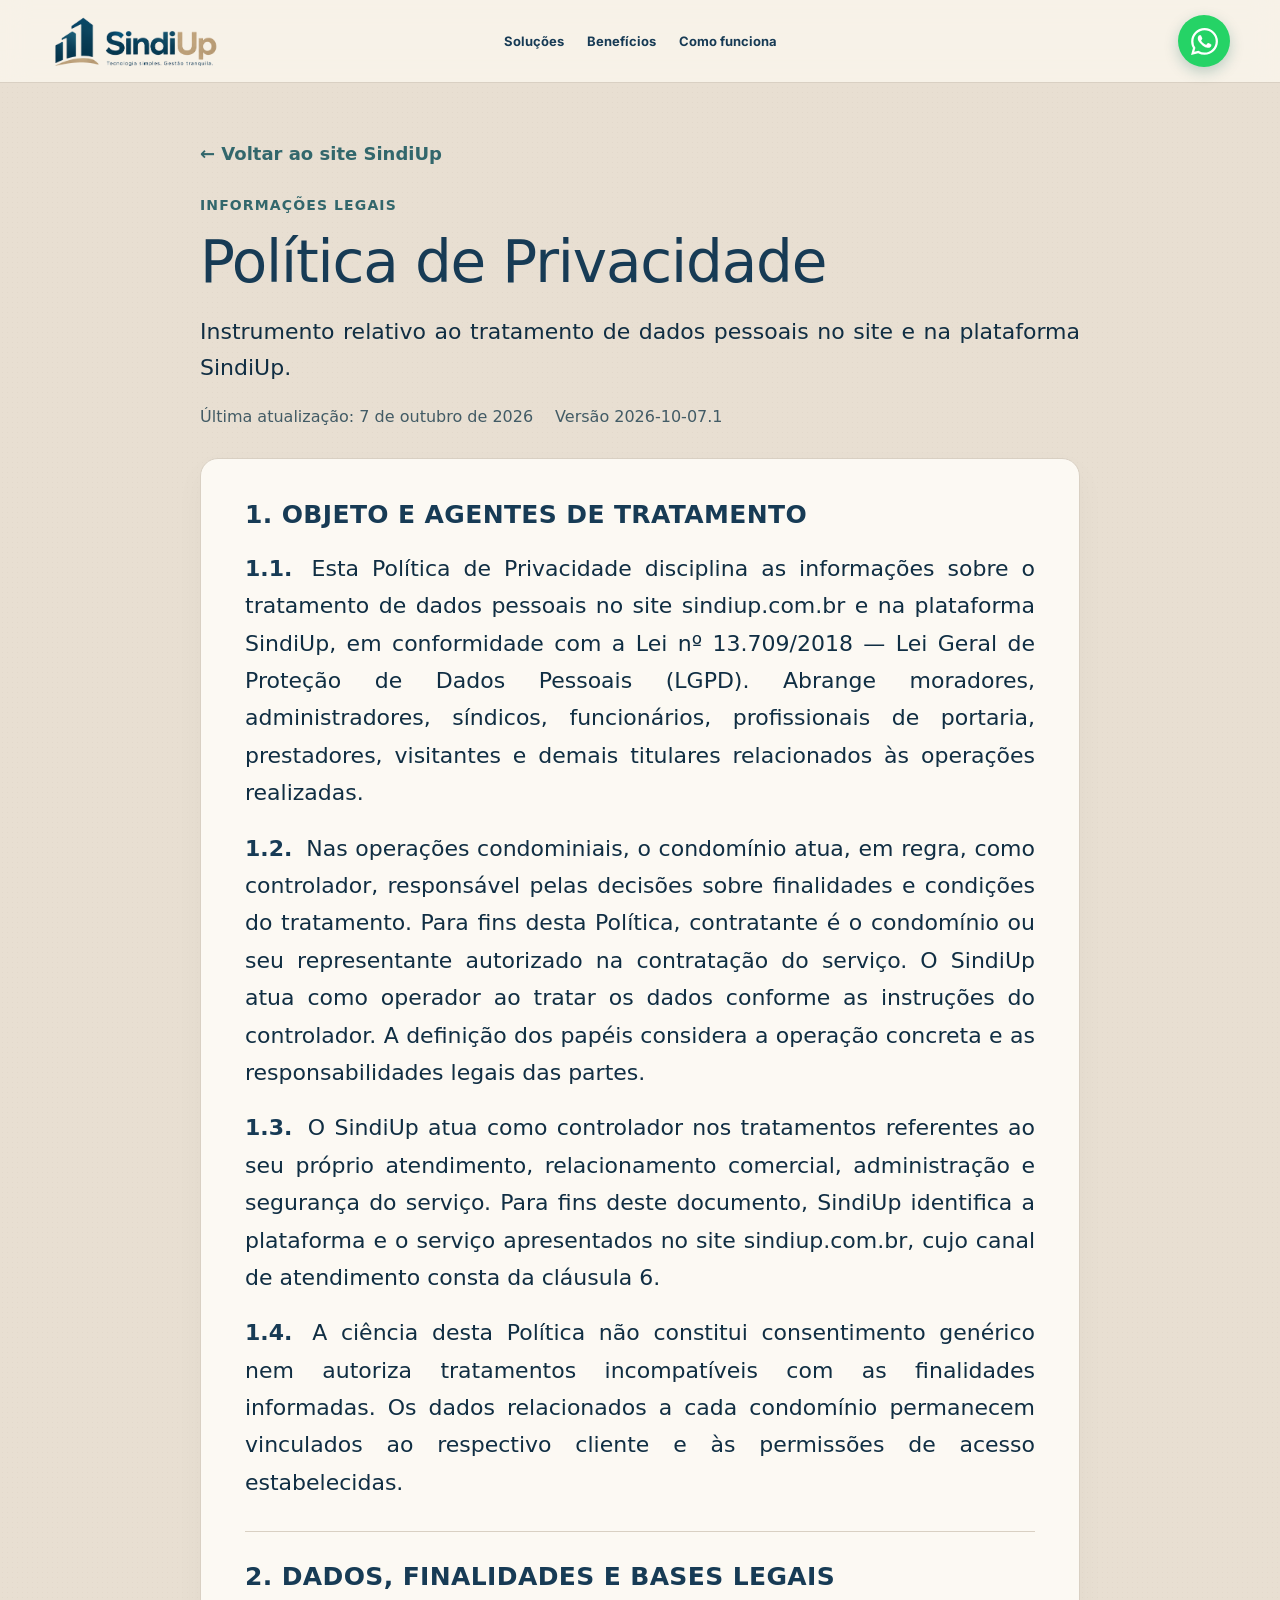
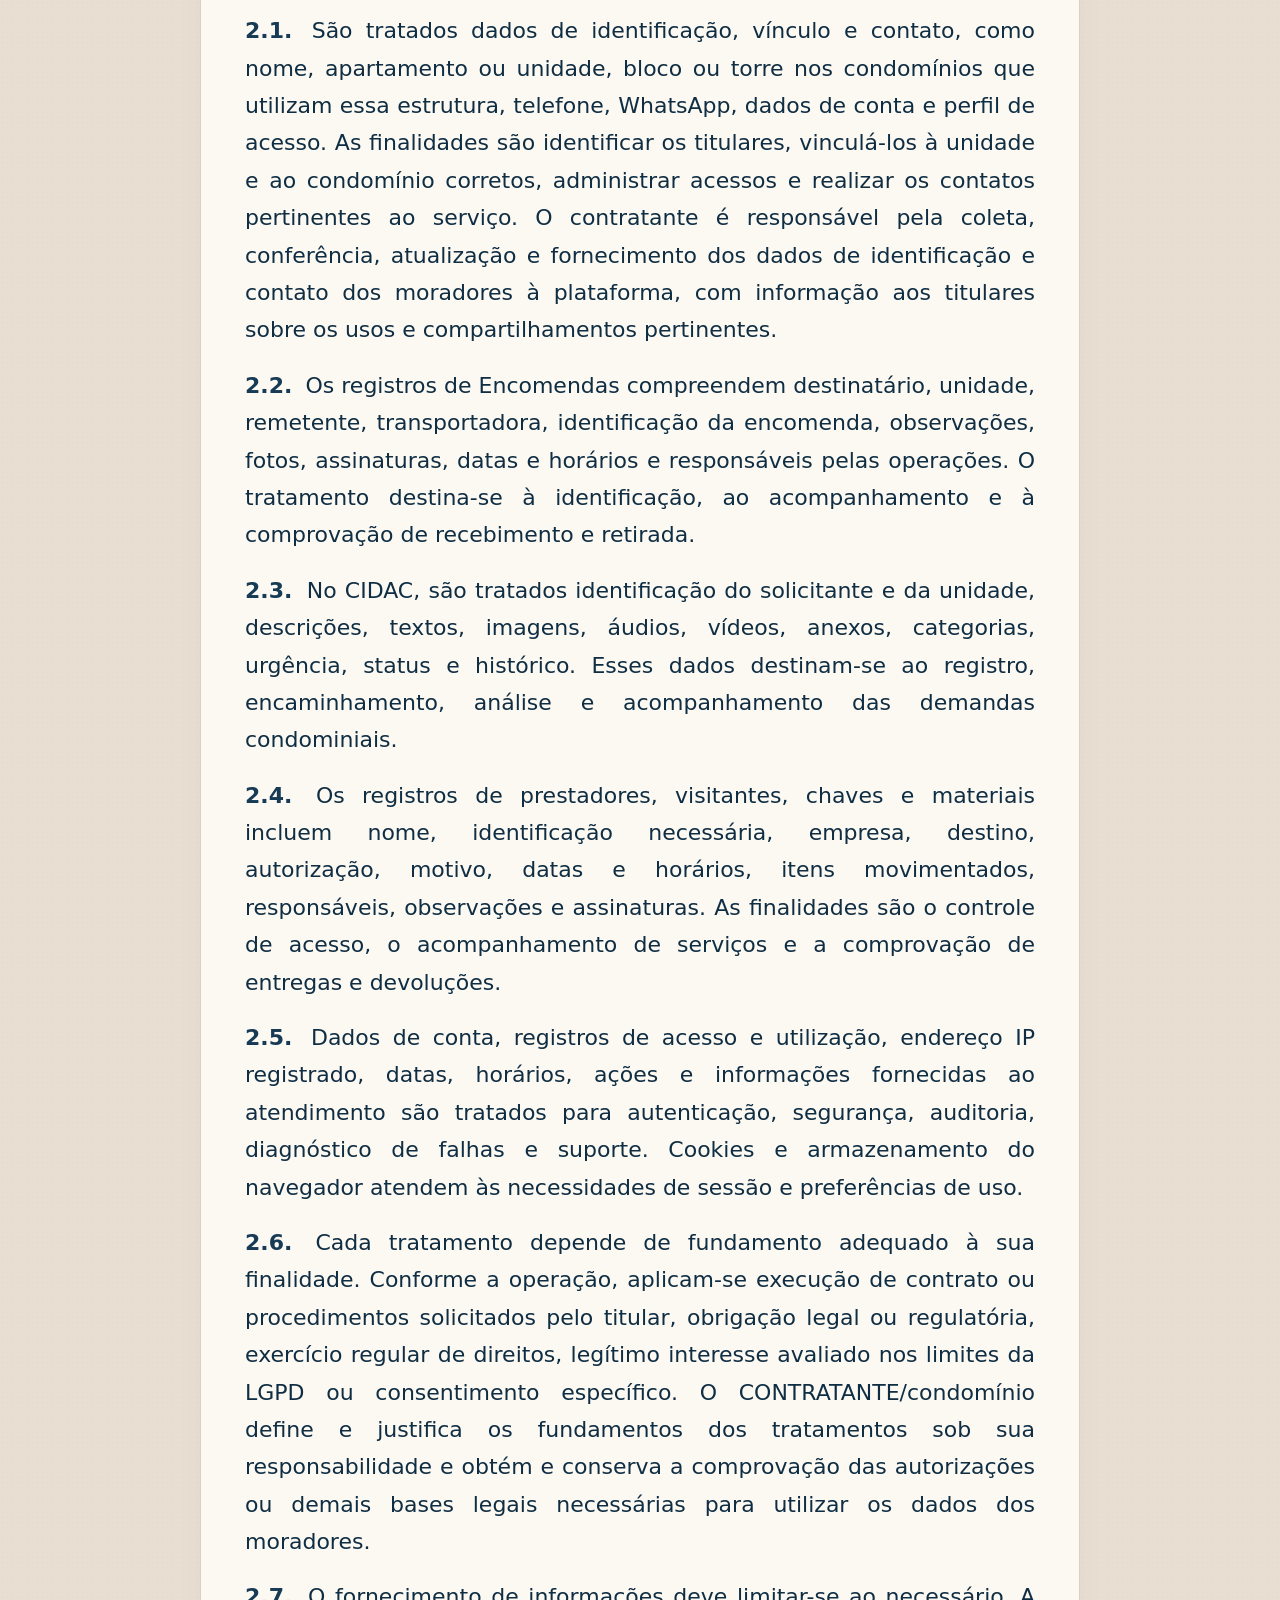
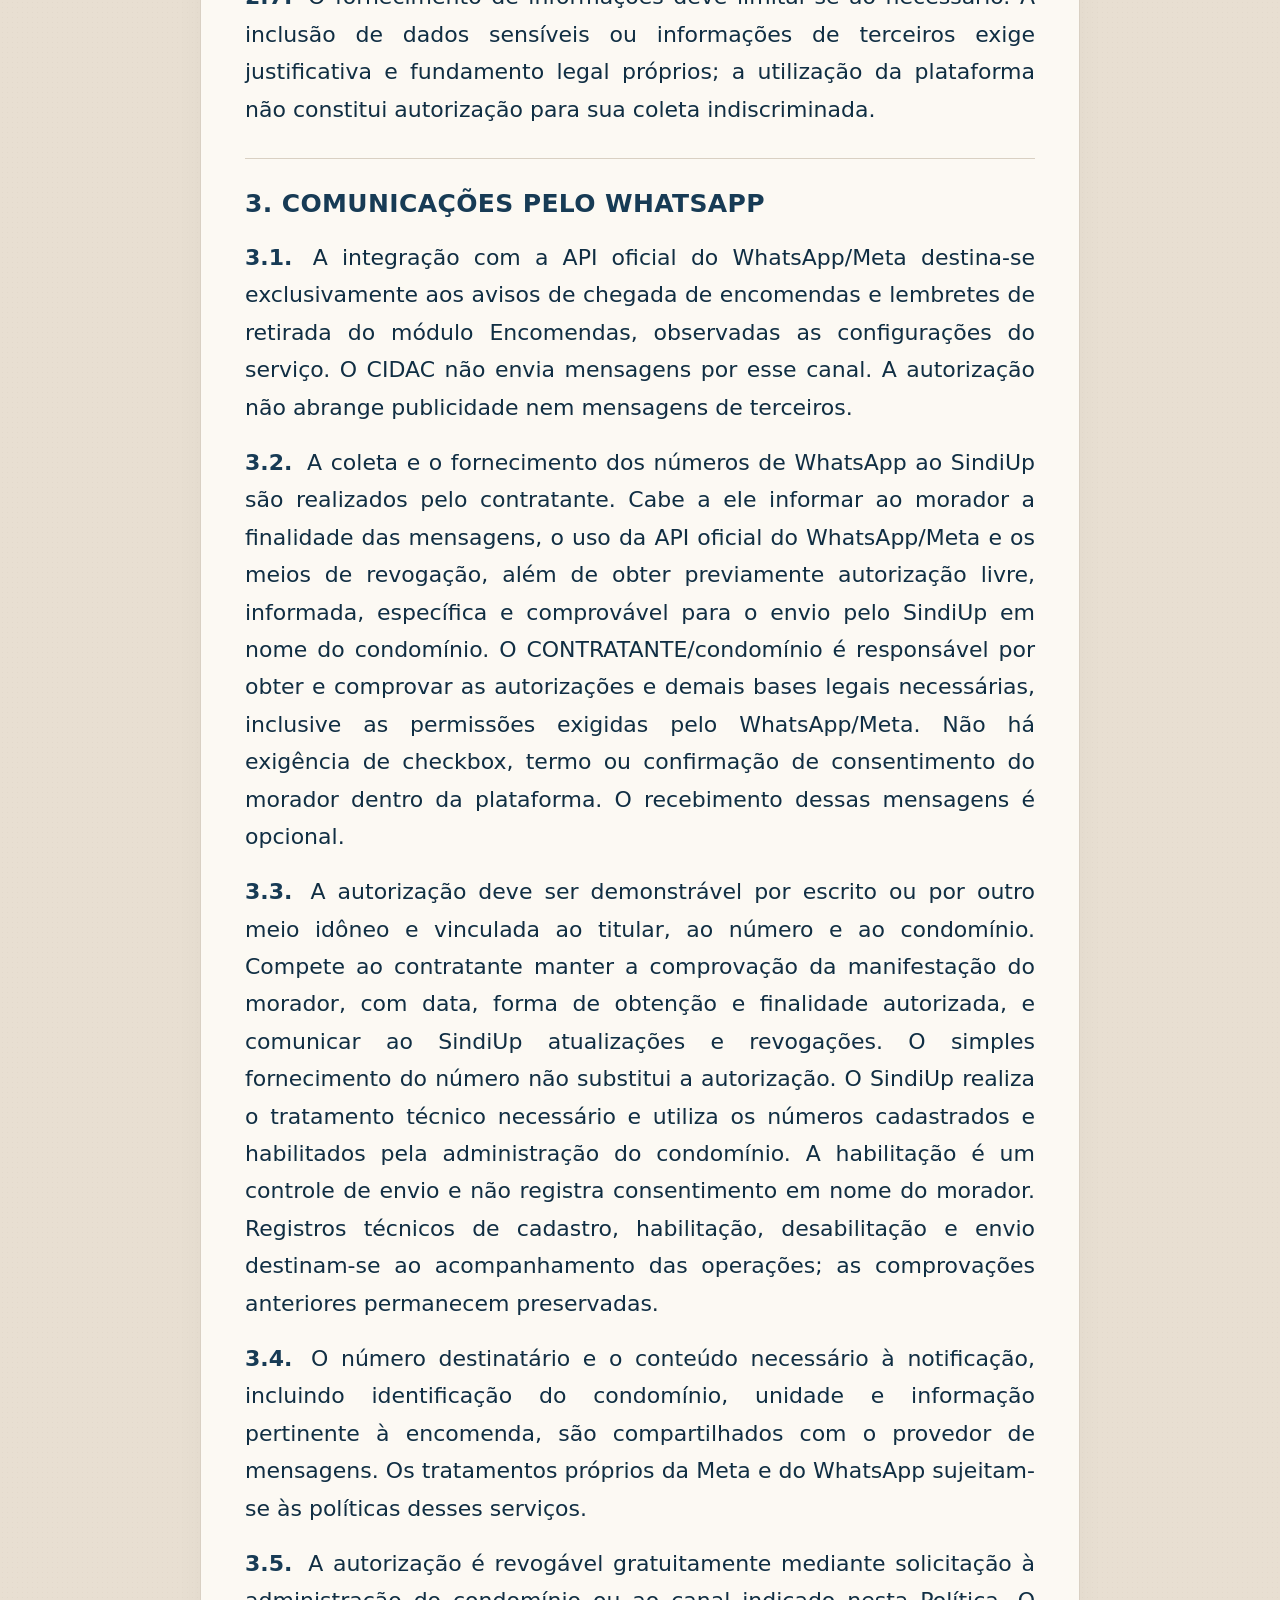
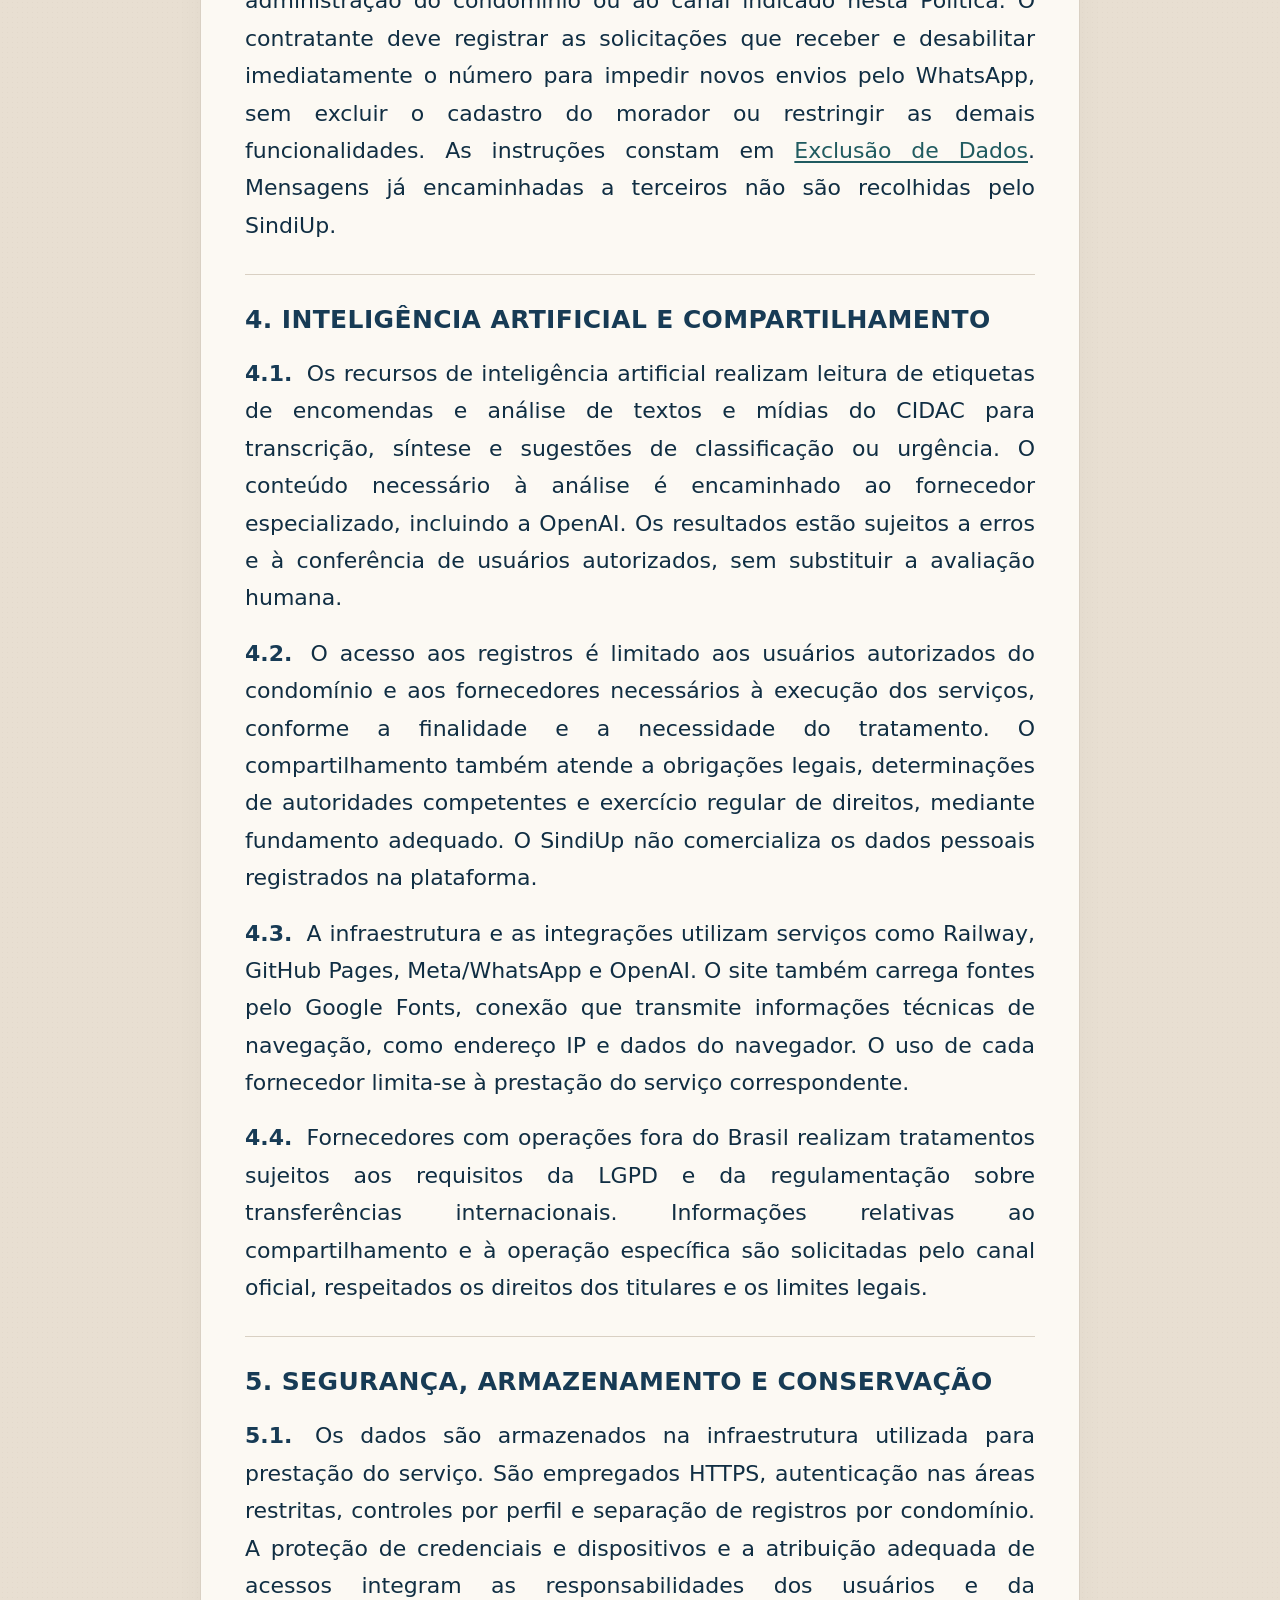
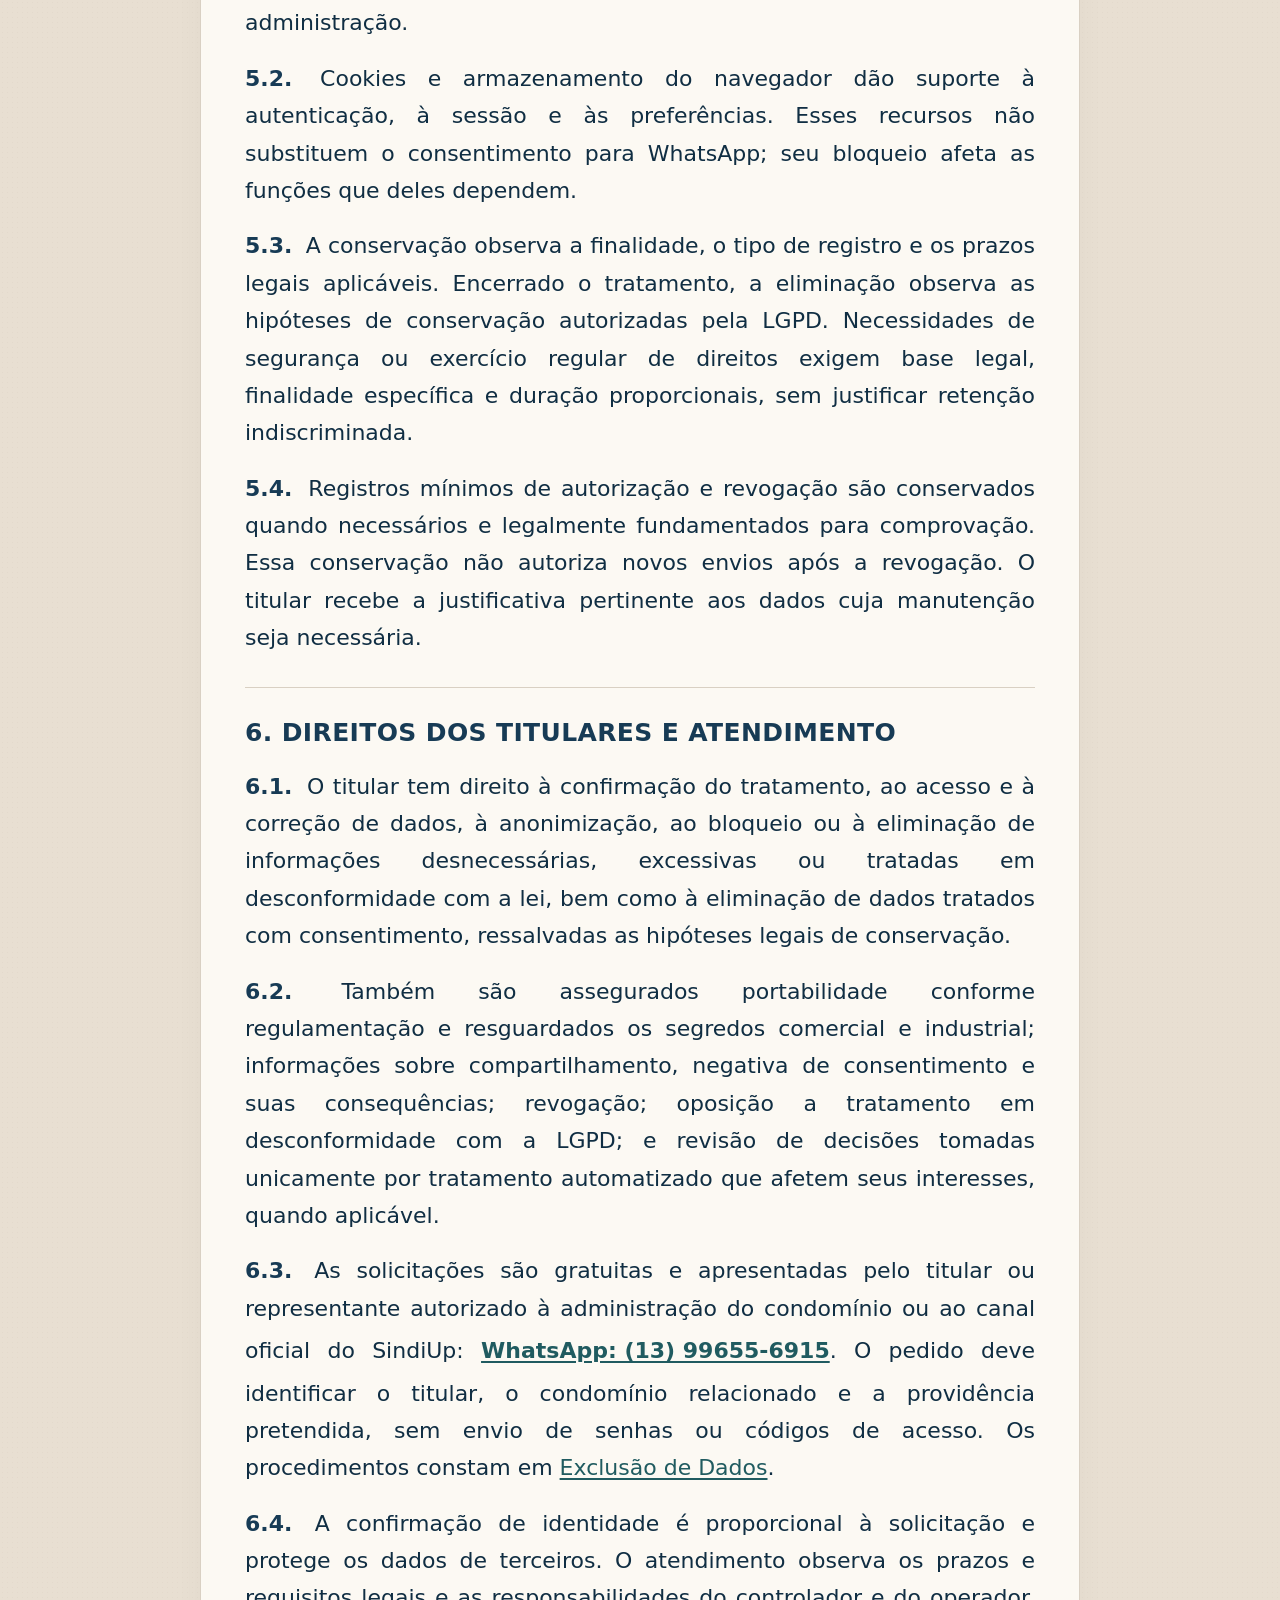
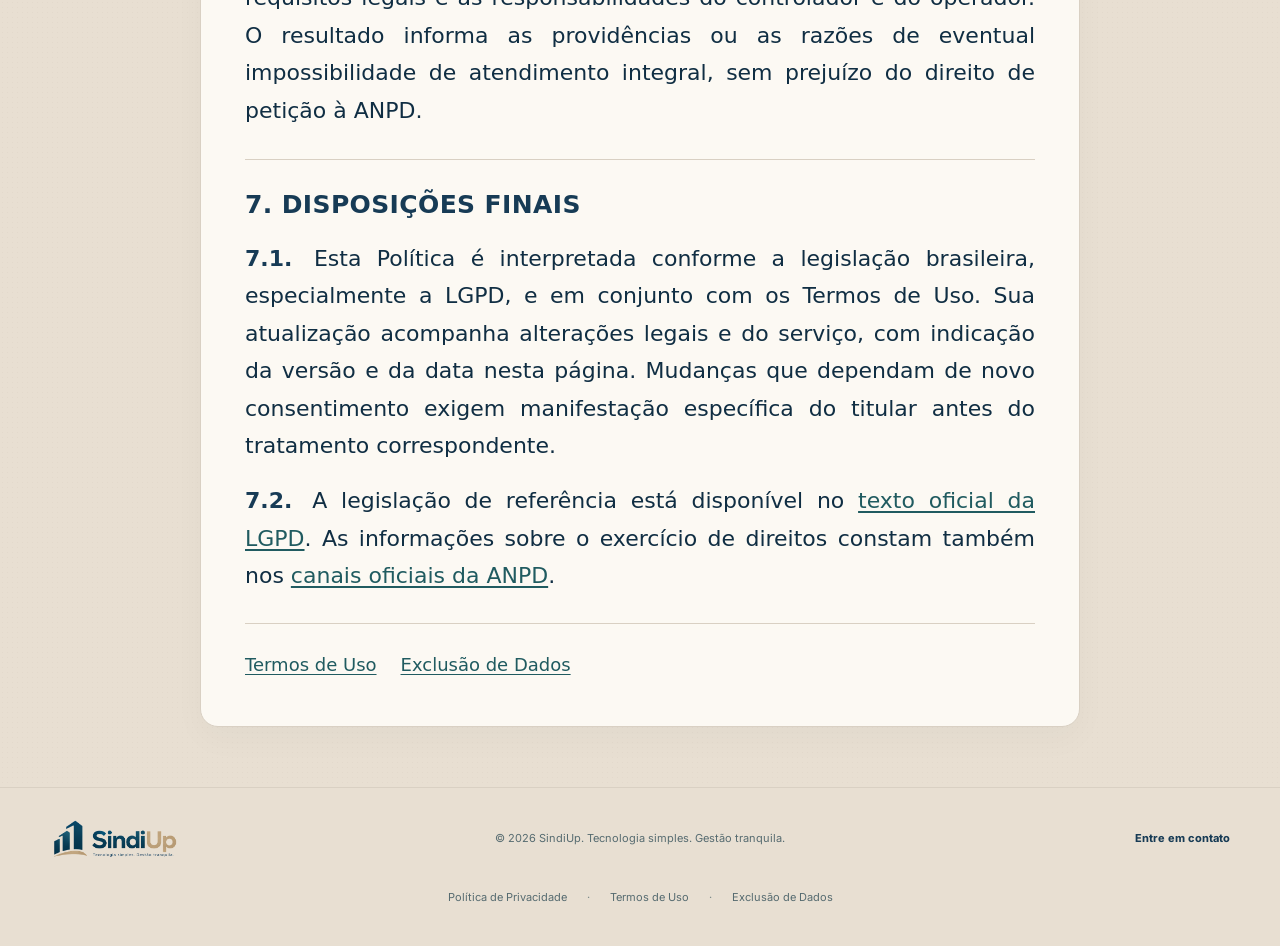
<file: politica-de-privacidade.html>
<!doctype html>
<html lang="pt-BR">
<head>
  <meta charset="utf-8">
  <meta name="viewport" content="width=device-width, initial-scale=1">
  <title>Política de Privacidade | SindiUp</title>
  <meta name="description" content="Saiba como o SindiUp trata dados pessoais, utiliza WhatsApp e inteligência artificial e atende aos direitos previstos na LGPD.">
  <meta name="theme-color" content="#e8dfd2">
  <link rel="canonical" href="https://sindiup.com.br/politica-de-privacidade">
  <meta property="og:type" content="website">
  <meta property="og:locale" content="pt_BR">
  <meta property="og:site_name" content="SindiUp">
  <meta property="og:title" content="Política de Privacidade | SindiUp">
  <meta property="og:description" content="Saiba como o SindiUp trata dados pessoais, utiliza WhatsApp e inteligência artificial e atende aos direitos previstos na LGPD.">
  <meta property="og:url" content="https://sindiup.com.br/politica-de-privacidade">
  <meta property="og:image" content="https://sindiup.com.br/assets/og-image.png">
  <meta name="twitter:card" content="summary_large_image">
  <link rel="icon" href="/favicon.ico" sizes="48x48">
  <link rel="icon" type="image/png" sizes="32x32" href="/assets/favicon-32.png">
  <link rel="apple-touch-icon" href="/assets/apple-touch-icon.png">
  <link rel="preconnect" href="https://fonts.googleapis.com">
  <link rel="preconnect" href="https://fonts.gstatic.com" crossorigin>
  <link href="https://fonts.googleapis.com/css2?family=Inter:wght@400..800&display=swap" rel="stylesheet">
  <link rel="stylesheet" href="/styles.css">
  <link rel="stylesheet" href="/legal.css">
  <script defer src="/analytics-config.js"></script>
  <script defer src="/analytics.js"></script>
</head>
<body class="legal-page">
  <a class="skip-link" href="#conteudo">Pular para o conteúdo</a>
  <svg width="0" height="0" style="position:absolute" aria-hidden="true" focusable="false"><defs><symbol id="i-whatsapp" viewBox="0 0 24 24"><path d="M17.472 14.382c-.297-.149-1.758-.867-2.03-.967-.273-.099-.471-.148-.67.15-.197.297-.767.966-.94 1.164-.173.199-.347.223-.644.075-.297-.15-1.255-.463-2.39-1.475-.883-.788-1.48-1.761-1.653-2.059-.173-.297-.018-.458.13-.606.134-.133.298-.347.446-.52.149-.174.198-.298.298-.497.099-.198.05-.371-.025-.52-.075-.149-.669-1.612-.916-2.207-.242-.579-.487-.5-.669-.51-.173-.008-.371-.01-.57-.01-.198 0-.52.074-.792.372-.272.297-1.04 1.016-1.04 2.479 0 1.462 1.065 2.875 1.213 3.074.149.198 2.096 3.2 5.077 4.487.709.306 1.262.489 1.694.625.712.227 1.36.195 1.871.118.571-.085 1.758-.719 2.006-1.413.248-.694.248-1.289.173-1.413-.074-.124-.272-.198-.57-.347m-5.421 7.403h-.004a9.87 9.87 0 01-5.031-1.378l-.361-.214-3.741.982.998-3.648-.235-.374a9.86 9.86 0 01-1.51-5.26c.001-5.45 4.436-9.884 9.888-9.884 2.64 0 5.122 1.03 6.988 2.898a9.825 9.825 0 012.893 6.994c-.003 5.45-4.437 9.884-9.885 9.884m8.413-18.297A11.815 11.815 0 0012.05 0C5.495 0 .16 5.335.157 11.892c0 2.096.547 4.142 1.588 5.945L.057 24l6.305-1.654a11.882 11.882 0 005.683 1.448h.005c6.554 0 11.89-5.335 11.893-11.893a11.821 11.821 0 00-3.48-8.413Z"/></symbol></defs></svg>

  <header class="site-header">
    <div class="shell header-inner">
      <a class="brand-link" href="/#inicio" aria-label="SindiUp — início">
        <img src="/assets/sindiup-brand-hd.png" alt="SindiUp" width="620" height="200">
      </a>

      <nav class="desktop-nav" aria-label="Navegação principal">
        <a href="/#solucoes">Soluções</a>
        <a href="/#beneficios">Benefícios</a>
        <a href="/#como-funciona">Como funciona</a>
      </nav>

      <details class="mobile-menu">
        <summary aria-label="Abrir menu de navegação"><span></span><span></span><span></span></summary>
        <nav aria-label="Navegação no celular">
          <a href="/#solucoes">Soluções</a>
          <a href="/#beneficios">Benefícios</a>
          <a href="/#como-funciona">Como funciona</a>
        </nav>
      </details>

      <a class="header-cta" aria-label="Falar no WhatsApp" href="https://wa.me/5513996556915?text=Ol%C3%A1%21%20Gostaria%20de%20saber%20mais%20sobre%20o%20SindiUp" target="_blank" rel="noopener noreferrer">
        <svg width="24" height="24" viewBox="0 0 24 24" fill="currentColor" aria-hidden="true"><use href="#i-whatsapp"/></svg>
        <span>Falar no WhatsApp</span>
      </a>
    </div>
  </header>

  <main id="conteudo" class="shell legal-shell">
    <div class="legal-intro">
      <a class="legal-back" href="/">← Voltar ao site SindiUp</a>
      <span class="section-kicker">Informações legais</span>
      <h1>Política de Privacidade</h1>
      <p class="legal-lead">Instrumento relativo ao tratamento de dados pessoais no site e na plataforma SindiUp.</p>
      <p class="legal-meta"><span>Última atualização: <time datetime="2026-10-07">7 de outubro de 2026</time></span><span>Versão 2026-10-07.1</span></p>
    </div>

    <article class="legal-paper" aria-label="Política de Privacidade">
      <section id="responsaveis">
        <h2>1. OBJETO E AGENTES DE TRATAMENTO</h2>
        <p class="legal-clause"><strong class="legal-number">1.1.</strong> Esta Política de Privacidade disciplina as informações sobre o tratamento de dados pessoais no site sindiup.com.br e na plataforma SindiUp, em conformidade com a Lei nº 13.709/2018 — Lei Geral de Proteção de Dados Pessoais (LGPD). Abrange moradores, administradores, síndicos, funcionários, profissionais de portaria, prestadores, visitantes e demais titulares relacionados às operações realizadas.</p>
        <p class="legal-clause"><strong class="legal-number">1.2.</strong> Nas operações condominiais, o condomínio atua, em regra, como controlador, responsável pelas decisões sobre finalidades e condições do tratamento. Para fins desta Política, contratante é o condomínio ou seu representante autorizado na contratação do serviço. O SindiUp atua como operador ao tratar os dados conforme as instruções do controlador. A definição dos papéis considera a operação concreta e as responsabilidades legais das partes.</p>
        <p class="legal-clause"><strong class="legal-number">1.3.</strong> O SindiUp atua como controlador nos tratamentos referentes ao seu próprio atendimento, relacionamento comercial, administração e segurança do serviço. Para fins deste documento, SindiUp identifica a plataforma e o serviço apresentados no site sindiup.com.br, cujo canal de atendimento consta da cláusula 6.</p>
        <p class="legal-clause"><strong class="legal-number">1.4.</strong> A ciência desta Política não constitui consentimento genérico nem autoriza tratamentos incompatíveis com as finalidades informadas. Os dados relacionados a cada condomínio permanecem vinculados ao respectivo cliente e às permissões de acesso estabelecidas.</p>
      </section>

      <section id="dados">
        <h2>2. DADOS, FINALIDADES E BASES LEGAIS</h2>
        <p class="legal-clause"><strong class="legal-number">2.1.</strong> São tratados dados de identificação, vínculo e contato, como nome, apartamento ou unidade, bloco ou torre nos condomínios que utilizam essa estrutura, telefone, WhatsApp, dados de conta e perfil de acesso. As finalidades são identificar os titulares, vinculá-los à unidade e ao condomínio corretos, administrar acessos e realizar os contatos pertinentes ao serviço. O contratante é responsável pela coleta, conferência, atualização e fornecimento dos dados de identificação e contato dos moradores à plataforma, com informação aos titulares sobre os usos e compartilhamentos pertinentes.</p>
        <p class="legal-clause"><strong class="legal-number">2.2.</strong> Os registros de Encomendas compreendem destinatário, unidade, remetente, transportadora, identificação da encomenda, observações, fotos, assinaturas, datas e horários e responsáveis pelas operações. O tratamento destina-se à identificação, ao acompanhamento e à comprovação de recebimento e retirada.</p>
        <p class="legal-clause"><strong class="legal-number">2.3.</strong> No CIDAC, são tratados identificação do solicitante e da unidade, descrições, textos, imagens, áudios, vídeos, anexos, categorias, urgência, status e histórico. Esses dados destinam-se ao registro, encaminhamento, análise e acompanhamento das demandas condominiais.</p>
        <p class="legal-clause"><strong class="legal-number">2.4.</strong> Os registros de prestadores, visitantes, chaves e materiais incluem nome, identificação necessária, empresa, destino, autorização, motivo, datas e horários, itens movimentados, responsáveis, observações e assinaturas. As finalidades são o controle de acesso, o acompanhamento de serviços e a comprovação de entregas e devoluções.</p>
        <p class="legal-clause"><strong class="legal-number">2.5.</strong> Dados de conta, registros de acesso e utilização, endereço IP registrado, datas, horários, ações e informações fornecidas ao atendimento são tratados para autenticação, segurança, auditoria, diagnóstico de falhas e suporte. Cookies e armazenamento do navegador atendem às necessidades de sessão e preferências de uso.</p>
        <p class="legal-clause" id="bases-legais"><strong class="legal-number">2.6.</strong> Cada tratamento depende de fundamento adequado à sua finalidade. Conforme a operação, aplicam-se execução de contrato ou procedimentos solicitados pelo titular, obrigação legal ou regulatória, exercício regular de direitos, legítimo interesse avaliado nos limites da LGPD ou consentimento específico. O CONTRATANTE/condomínio define e justifica os fundamentos dos tratamentos sob sua responsabilidade e obtém e conserva a comprovação das autorizações ou demais bases legais necessárias para utilizar os dados dos moradores.</p>
        <p class="legal-clause"><strong class="legal-number">2.7.</strong> O fornecimento de informações deve limitar-se ao necessário. A inclusão de dados sensíveis ou informações de terceiros exige justificativa e fundamento legal próprios; a utilização da plataforma não constitui autorização para sua coleta indiscriminada.</p>
      </section>

      <section id="whatsapp">
        <h2>3. COMUNICAÇÕES PELO WHATSAPP</h2>
        <p class="legal-clause"><strong class="legal-number">3.1.</strong> A integração com a API oficial do WhatsApp/Meta destina-se exclusivamente aos avisos de chegada de encomendas e lembretes de retirada do módulo Encomendas, observadas as configurações do serviço. O CIDAC não envia mensagens por esse canal. A autorização não abrange publicidade nem mensagens de terceiros.</p>
        <p class="legal-clause"><strong class="legal-number">3.2.</strong> A coleta e o fornecimento dos números de WhatsApp ao SindiUp são realizados pelo contratante. Cabe a ele informar ao morador a finalidade das mensagens, o uso da API oficial do WhatsApp/Meta e os meios de revogação, além de obter previamente autorização livre, informada, específica e comprovável para o envio pelo SindiUp em nome do condomínio. O CONTRATANTE/condomínio é responsável por obter e comprovar as autorizações e demais bases legais necessárias, inclusive as permissões exigidas pelo WhatsApp/Meta. Não há exigência de checkbox, termo ou confirmação de consentimento do morador dentro da plataforma. O recebimento dessas mensagens é opcional.</p>
        <p class="legal-clause"><strong class="legal-number">3.3.</strong> A autorização deve ser demonstrável por escrito ou por outro meio idôneo e vinculada ao titular, ao número e ao condomínio. Compete ao contratante manter a comprovação da manifestação do morador, com data, forma de obtenção e finalidade autorizada, e comunicar ao SindiUp atualizações e revogações. O simples fornecimento do número não substitui a autorização. O SindiUp realiza o tratamento técnico necessário e utiliza os números cadastrados e habilitados pela administração do condomínio. A habilitação é um controle de envio e não registra consentimento em nome do morador. Registros técnicos de cadastro, habilitação, desabilitação e envio destinam-se ao acompanhamento das operações; as comprovações anteriores permanecem preservadas.</p>
        <p class="legal-clause"><strong class="legal-number">3.4.</strong> O número destinatário e o conteúdo necessário à notificação, incluindo identificação do condomínio, unidade e informação pertinente à encomenda, são compartilhados com o provedor de mensagens. Os tratamentos próprios da Meta e do WhatsApp sujeitam-se às políticas desses serviços.</p>
        <p class="legal-clause"><strong class="legal-number">3.5.</strong> A autorização é revogável gratuitamente mediante solicitação à administração do condomínio ou ao canal indicado nesta Política. O contratante deve registrar as solicitações que receber e desabilitar imediatamente o número para impedir novos envios pelo WhatsApp, sem excluir o cadastro do morador ou restringir as demais funcionalidades. As instruções constam em <a href="/exclusao-de-dados">Exclusão de Dados</a>. Mensagens já encaminhadas a terceiros não são recolhidas pelo SindiUp.</p>
      </section>

      <section id="ia">
        <h2>4. INTELIGÊNCIA ARTIFICIAL E COMPARTILHAMENTO</h2>
        <p class="legal-clause"><strong class="legal-number">4.1.</strong> Os recursos de inteligência artificial realizam leitura de etiquetas de encomendas e análise de textos e mídias do CIDAC para transcrição, síntese e sugestões de classificação ou urgência. O conteúdo necessário à análise é encaminhado ao fornecedor especializado, incluindo a OpenAI. Os resultados estão sujeitos a erros e à conferência de usuários autorizados, sem substituir a avaliação humana.</p>
        <p class="legal-clause"><strong class="legal-number">4.2.</strong> O acesso aos registros é limitado aos usuários autorizados do condomínio e aos fornecedores necessários à execução dos serviços, conforme a finalidade e a necessidade do tratamento. O compartilhamento também atende a obrigações legais, determinações de autoridades competentes e exercício regular de direitos, mediante fundamento adequado. O SindiUp não comercializa os dados pessoais registrados na plataforma.</p>
        <p class="legal-clause" id="compartilhamento"><strong class="legal-number">4.3.</strong> A infraestrutura e as integrações utilizam serviços como Railway, GitHub Pages, Meta/WhatsApp e OpenAI. O site também carrega fontes pelo Google Fonts, conexão que transmite informações técnicas de navegação, como endereço IP e dados do navegador. O uso de cada fornecedor limita-se à prestação do serviço correspondente.</p>
        <p class="legal-clause"><strong class="legal-number">4.4.</strong> Fornecedores com operações fora do Brasil realizam tratamentos sujeitos aos requisitos da LGPD e da regulamentação sobre transferências internacionais. Informações relativas ao compartilhamento e à operação específica são solicitadas pelo canal oficial, respeitados os direitos dos titulares e os limites legais.</p>
      </section>

      <section id="seguranca">
        <h2>5. SEGURANÇA, ARMAZENAMENTO E CONSERVAÇÃO</h2>
        <p class="legal-clause"><strong class="legal-number">5.1.</strong> Os dados são armazenados na infraestrutura utilizada para prestação do serviço. São empregados HTTPS, autenticação nas áreas restritas, controles por perfil e separação de registros por condomínio. A proteção de credenciais e dispositivos e a atribuição adequada de acessos integram as responsabilidades dos usuários e da administração.</p>
        <p class="legal-clause" id="cookies"><strong class="legal-number">5.2.</strong> Cookies e armazenamento do navegador dão suporte à autenticação, à sessão e às preferências. Esses recursos não substituem o consentimento para WhatsApp; seu bloqueio afeta as funções que deles dependem.</p>
        <p class="legal-clause"><strong class="legal-number">5.3.</strong> A conservação observa a finalidade, o tipo de registro e os prazos legais aplicáveis. Encerrado o tratamento, a eliminação observa as hipóteses de conservação autorizadas pela LGPD. Necessidades de segurança ou exercício regular de direitos exigem base legal, finalidade específica e duração proporcionais, sem justificar retenção indiscriminada.</p>
        <p class="legal-clause"><strong class="legal-number">5.4.</strong> Registros mínimos de autorização e revogação são conservados quando necessários e legalmente fundamentados para comprovação. Essa conservação não autoriza novos envios após a revogação. O titular recebe a justificativa pertinente aos dados cuja manutenção seja necessária.</p>
      </section>

      <section id="direitos">
        <h2>6. DIREITOS DOS TITULARES E ATENDIMENTO</h2>
        <p class="legal-clause"><strong class="legal-number">6.1.</strong> O titular tem direito à confirmação do tratamento, ao acesso e à correção de dados, à anonimização, ao bloqueio ou à eliminação de informações desnecessárias, excessivas ou tratadas em desconformidade com a lei, bem como à eliminação de dados tratados com consentimento, ressalvadas as hipóteses legais de conservação.</p>
        <p class="legal-clause"><strong class="legal-number">6.2.</strong> Também são assegurados portabilidade conforme regulamentação e resguardados os segredos comercial e industrial; informações sobre compartilhamento, negativa de consentimento e suas consequências; revogação; oposição a tratamento em desconformidade com a LGPD; e revisão de decisões tomadas unicamente por tratamento automatizado que afetem seus interesses, quando aplicável.</p>
        <p class="legal-clause"><strong class="legal-number">6.3.</strong> As solicitações são gratuitas e apresentadas pelo titular ou representante autorizado à administração do condomínio ou ao canal oficial do SindiUp: <a class="legal-contact-link" href="https://wa.me/5513996556915?text=Ol%C3%A1%21%20Quero%20fazer%20uma%20solicita%C3%A7%C3%A3o%20sobre%20meus%20dados%20pessoais%20no%20SindiUp." target="_blank" rel="noopener noreferrer">WhatsApp: (13) 99655-6915</a>. O pedido deve identificar o titular, o condomínio relacionado e a providência pretendida, sem envio de senhas ou códigos de acesso. Os procedimentos constam em <a href="/exclusao-de-dados">Exclusão de Dados</a>.</p>
        <p class="legal-clause"><strong class="legal-number">6.4.</strong> A confirmação de identidade é proporcional à solicitação e protege os dados de terceiros. O atendimento observa os prazos e requisitos legais e as responsabilidades do controlador e do operador. O resultado informa as providências ou as razões de eventual impossibilidade de atendimento integral, sem prejuízo do direito de petição à ANPD.</p>
      </section>

      <section id="atualizacoes">
        <h2>7. DISPOSIÇÕES FINAIS</h2>
        <p class="legal-clause"><strong class="legal-number">7.1.</strong> Esta Política é interpretada conforme a legislação brasileira, especialmente a LGPD, e em conjunto com os Termos de Uso. Sua atualização acompanha alterações legais e do serviço, com indicação da versão e da data nesta página. Mudanças que dependam de novo consentimento exigem manifestação específica do titular antes do tratamento correspondente.</p>
        <p class="legal-clause"><strong class="legal-number">7.2.</strong> A legislação de referência está disponível no <a href="https://www.planalto.gov.br/ccivil_03/_ato2015-2018/2018/lei/l13709.htm" target="_blank" rel="noopener noreferrer">texto oficial da LGPD</a>. As informações sobre o exercício de direitos constam também nos <a href="https://www.gov.br/anpd/pt-br/assuntos/titular-de-dados/direito-dos-titulares" target="_blank" rel="noopener noreferrer">canais oficiais da ANPD</a>.</p>
      </section>
      <nav class="legal-related" aria-label="Outras informações legais">
        <a href="/termos-de-uso">Termos de Uso</a>
        <a href="/exclusao-de-dados">Exclusão de Dados</a>
      </nav>
    </article>
  </main>

  <footer>
    <div class="shell footer-inner">
      <img loading="lazy" decoding="async" src="/assets/sindiup-brand-hd.png" alt="SindiUp" width="620" height="200">
      <p>© 2026 SindiUp. Tecnologia simples. Gestão tranquila.</p>
      <a href="https://wa.me/5513996556915?text=Ol%C3%A1%21%20Gostaria%20de%20saber%20mais%20sobre%20o%20SindiUp" target="_blank" rel="noopener noreferrer">Entre em contato</a>
    </div>
    <nav class="shell footer-legal" aria-label="Informações legais">
      <a href="/politica-de-privacidade">Política de Privacidade</a>
      <a href="/termos-de-uso">Termos de Uso</a>
      <a href="/exclusao-de-dados">Exclusão de Dados</a>
    </nav>
  </footer>

  <a class="floating-whatsapp" href="https://wa.me/5513996556915?text=Ol%C3%A1%21%20Gostaria%20de%20saber%20mais%20sobre%20o%20SindiUp" target="_blank" rel="noopener noreferrer" aria-label="Falar com o SindiUp pelo WhatsApp">
    <svg width="24" height="24" viewBox="0 0 24 24" fill="currentColor" aria-hidden="true"><use href="#i-whatsapp"/></svg>
  </a>
  <script>
    document.querySelectorAll('.mobile-menu nav a').forEach(link => link.addEventListener('click', () => {
      document.querySelector('.mobile-menu').open = false;
    }));
  </script>
</body>
</html>
</file>
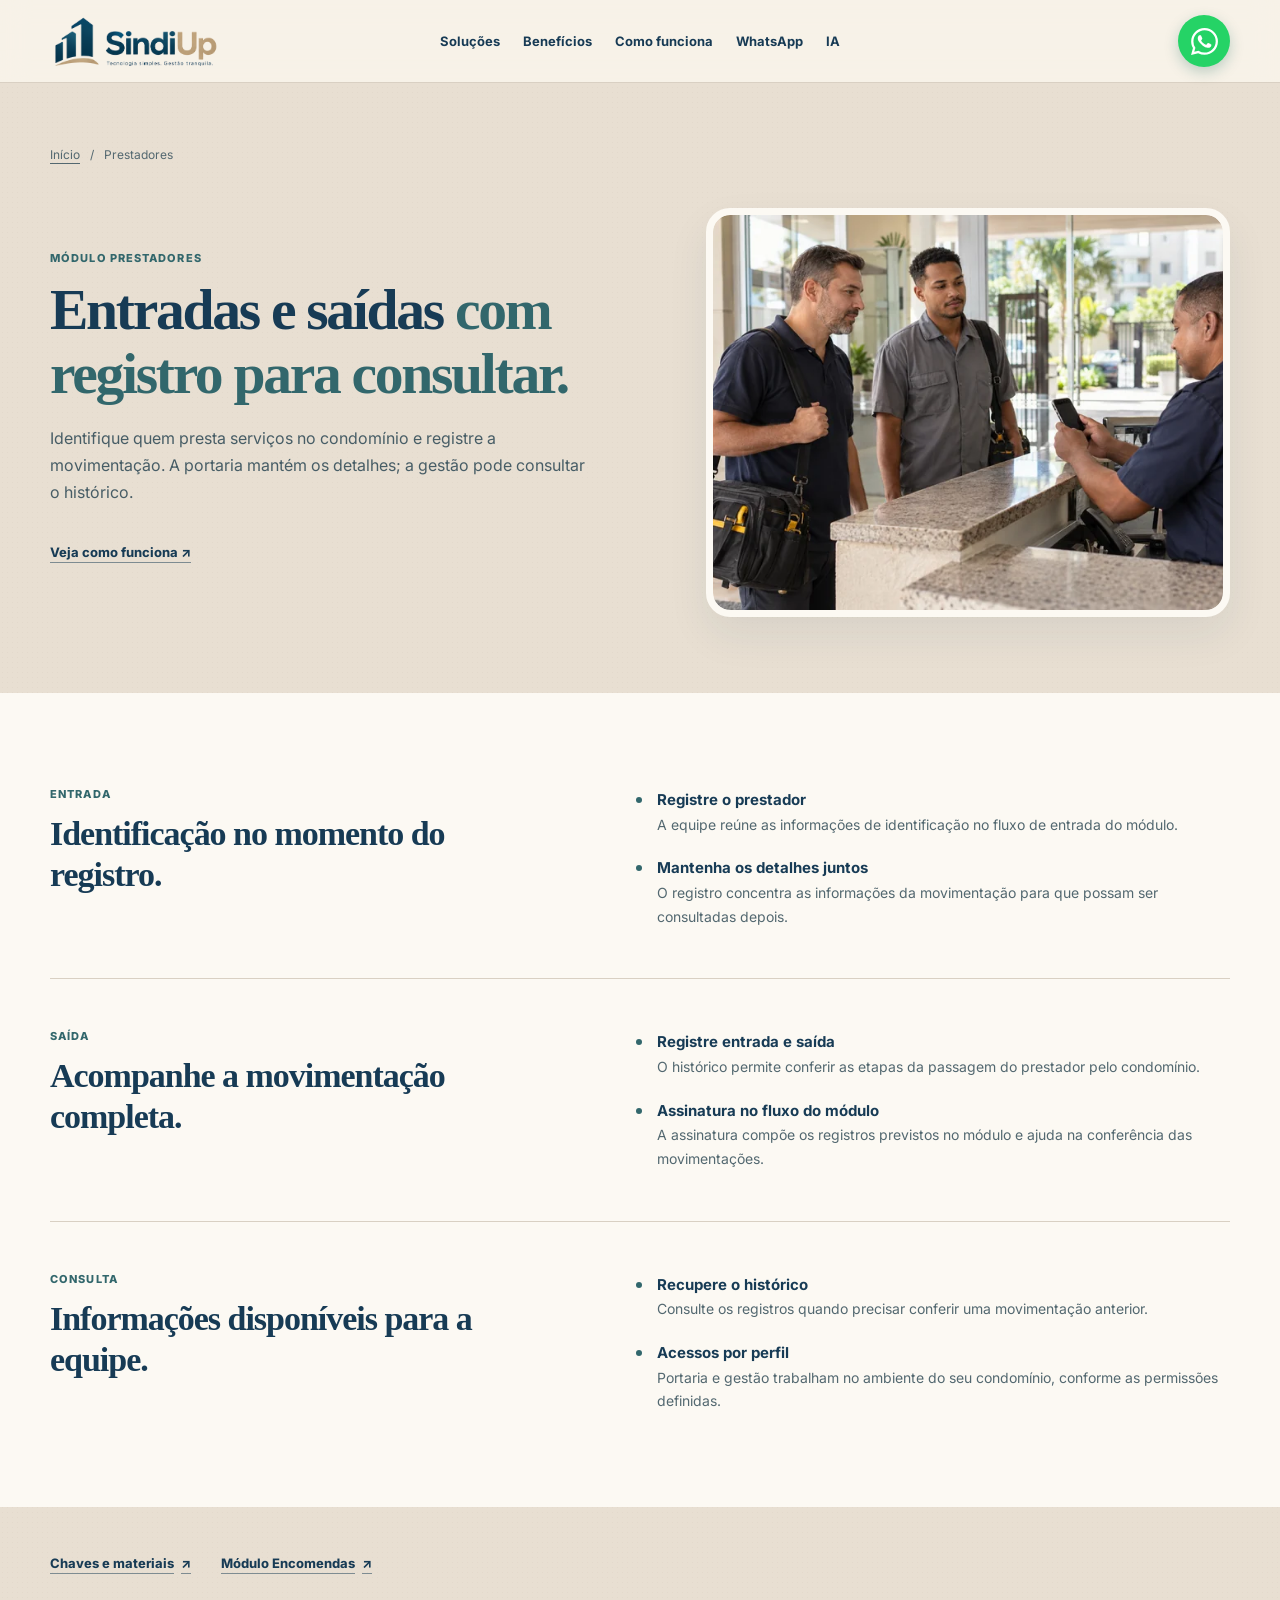
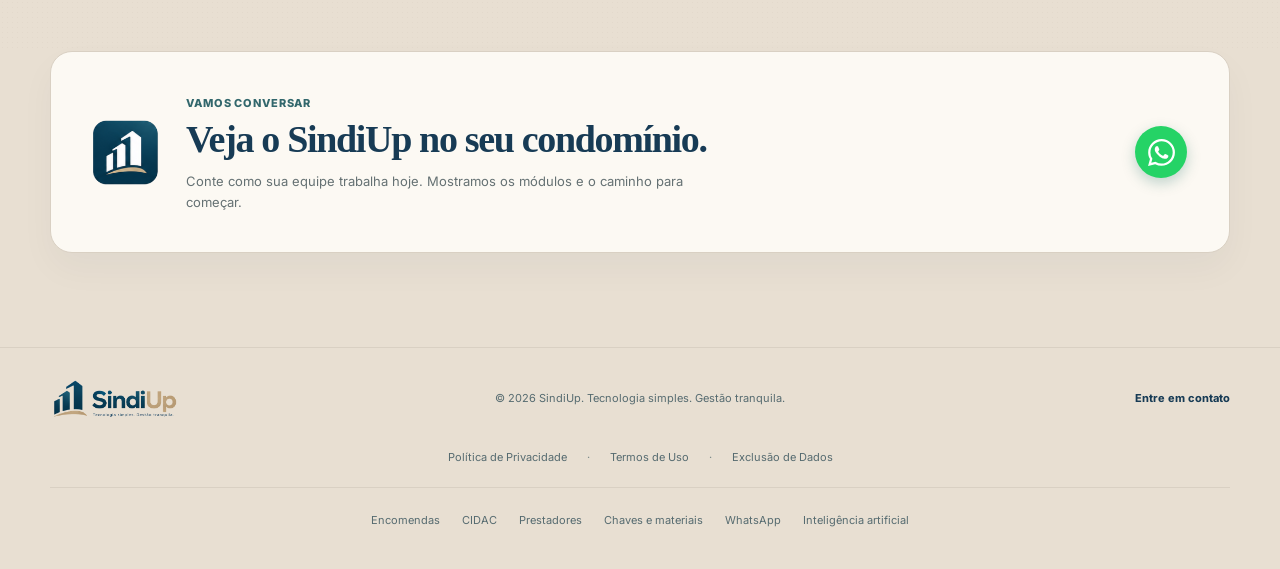
<file: prestadores.html>
<!doctype html>
<html lang="pt-BR">
<head>
  <meta charset="utf-8">
  <meta name="viewport" content="width=device-width, initial-scale=1">
  <title>Prestadores: registros de entrada e saída | SindiUp</title>
  <meta name="description" content="Organize os registros de prestadores no condomínio com identificação, entrada, saída, assinatura e histórico para consulta.">
  <meta name="theme-color" content="#e8dfd2">
  <link rel="canonical" href="https://sindiup.com.br/prestadores.html">

  <meta property="og:type" content="website">
  <meta property="og:locale" content="pt_BR">
  <meta property="og:site_name" content="SindiUp">
  <meta property="og:title" content="Prestadores: registros de entrada e saída | SindiUp">
  <meta property="og:description" content="Organize os registros de prestadores no condomínio com identificação, entrada, saída, assinatura e histórico para consulta.">
  <meta property="og:url" content="https://sindiup.com.br/prestadores.html">
  <meta property="og:image" content="https://sindiup.com.br/assets/og-image.png">
  <meta property="og:image:width" content="1200">
  <meta property="og:image:height" content="630">
  <meta name="twitter:card" content="summary_large_image">

  <link rel="icon" href="favicon.ico" sizes="48x48">
  <link rel="icon" type="image/png" sizes="32x32" href="assets/favicon-32.png">
  <link rel="apple-touch-icon" href="assets/apple-touch-icon.png">

  <link rel="preconnect" href="https://fonts.googleapis.com">
  <link rel="preconnect" href="https://fonts.gstatic.com" crossorigin>
  <link href="https://fonts.googleapis.com/css2?family=Inter:wght@400..800&display=swap" rel="stylesheet">
  <link rel="stylesheet" href="styles.css">
  <script defer src="/analytics-config.js"></script>
  <script defer src="/analytics.js"></script>

  <script type="application/ld+json">
  {
    "@context": "https://schema.org",
    "@type": "Organization",
    "name": "SindiUp",
    "url": "https://sindiup.com.br/",
    "logo": "https://sindiup.com.br/assets/sindiup-icon-256.png",
    "slogan": "Tecnologia simples. Gestão tranquila.",
    "description": "Plataforma para registrar e acompanhar encomendas, demandas dos moradores, prestadores, chaves e materiais no condomínio."
  }
  </script>
</head>
<body class="detail-page">
  <a class="skip-link" href="#conteudo">Pular para o conteúdo</a>
  <svg width="0" height="0" style="position:absolute" aria-hidden="true" focusable="false"><defs><symbol id="i-arrow-right" viewBox="0 0 24 24"><path d="M5 12h14"/><path d="m12 5 7 7-7 7"/></symbol><symbol id="i-building-2" viewBox="0 0 24 24"><path d="M6 22V4a2 2 0 0 1 2-2h8a2 2 0 0 1 2 2v18Z"/><path d="M6 12H4a2 2 0 0 0-2 2v6a2 2 0 0 0 2 2h2"/><path d="M18 9h2a2 2 0 0 1 2 2v9a2 2 0 0 1-2 2h-2"/><path d="M10 6h4"/><path d="M10 10h4"/><path d="M10 14h4"/><path d="M10 18h4"/></symbol><symbol id="i-check" viewBox="0 0 24 24"><path d="M20 6 9 17l-5-5"/></symbol><symbol id="i-clipboard-check" viewBox="0 0 24 24"><rect width="8" height="4" x="8" y="2" rx="1" ry="1"/><path d="M16 4h2a2 2 0 0 1 2 2v14a2 2 0 0 1-2 2H6a2 2 0 0 1-2-2V6a2 2 0 0 1 2-2h2"/><path d="m9 14 2 2 4-4"/></symbol><symbol id="i-key-round" viewBox="0 0 24 24"><path d="M2 18v3c0 .6.4 1 1 1h4v-3h3v-3h2l1.4-1.4a6.5 6.5 0 1 0-4-4Z"/><circle cx="16.5" cy="7.5" r=".5" fill="currentColor"/></symbol><symbol id="i-message-circle" viewBox="0 0 24 24"><path d="M7.9 20A9 9 0 1 0 4 16.1L2 22Z"/></symbol><symbol id="i-whatsapp" viewBox="0 0 24 24"><path d="M17.472 14.382c-.297-.149-1.758-.867-2.03-.967-.273-.099-.471-.148-.67.15-.197.297-.767.966-.94 1.164-.173.199-.347.223-.644.075-.297-.15-1.255-.463-2.39-1.475-.883-.788-1.48-1.761-1.653-2.059-.173-.297-.018-.458.13-.606.134-.133.298-.347.446-.52.149-.174.198-.298.298-.497.099-.198.05-.371-.025-.52-.075-.149-.669-1.612-.916-2.207-.242-.579-.487-.5-.669-.51-.173-.008-.371-.01-.57-.01-.198 0-.52.074-.792.372-.272.297-1.04 1.016-1.04 2.479 0 1.462 1.065 2.875 1.213 3.074.149.198 2.096 3.2 5.077 4.487.709.306 1.262.489 1.694.625.712.227 1.36.195 1.871.118.571-.085 1.758-.719 2.006-1.413.248-.694.248-1.289.173-1.413-.074-.124-.272-.198-.57-.347m-5.421 7.403h-.004a9.87 9.87 0 01-5.031-1.378l-.361-.214-3.741.982.998-3.648-.235-.374a9.86 9.86 0 01-1.51-5.26c.001-5.45 4.436-9.884 9.888-9.884 2.64 0 5.122 1.03 6.988 2.898a9.825 9.825 0 012.893 6.994c-.003 5.45-4.437 9.884-9.885 9.884m8.413-18.297A11.815 11.815 0 0012.05 0C5.495 0 .16 5.335.157 11.892c0 2.096.547 4.142 1.588 5.945L.057 24l6.305-1.654a11.882 11.882 0 005.683 1.448h.005c6.554 0 11.89-5.335 11.893-11.893a11.821 11.821 0 00-3.48-8.413Z"/></symbol><symbol id="i-message-square-text" viewBox="0 0 24 24"><path d="M21 15a2 2 0 0 1-2 2H7l-4 4V5a2 2 0 0 1 2-2h14a2 2 0 0 1 2 2z"/><path d="M13 8H7"/><path d="M17 12H7"/></symbol><symbol id="i-package-check" viewBox="0 0 24 24"><path d="m16 16 2 2 4-4"/><path d="M21 10V8a2 2 0 0 0-1-1.73l-7-4a2 2 0 0 0-2 0l-7 4A2 2 0 0 0 3 8v8a2 2 0 0 0 1 1.73l7 4a2 2 0 0 0 2 0l2-1.14"/><path d="m7.5 4.27 9 5.15"/><polyline points="3.29 7 12 12 20.71 7"/><line x1="12" x2="12" y1="22" y2="12"/></symbol><symbol id="i-shield-check" viewBox="0 0 24 24"><path d="M20 13c0 5-3.5 7.5-7.66 8.95a1 1 0 0 1-.67-.01C7.5 20.5 4 18 4 13V6a1 1 0 0 1 1-1c2 0 4.5-1.2 6.24-2.72a1.17 1.17 0 0 1 1.52 0C14.51 3.81 17 5 19 5a1 1 0 0 1 1 1z"/><path d="m9 12 2 2 4-4"/></symbol><symbol id="i-sparkles" viewBox="0 0 24 24"><path d="M9.937 15.5A2 2 0 0 0 8.5 14.063l-6.135-1.582a.5.5 0 0 1 0-.962L8.5 9.936A2 2 0 0 0 9.937 8.5l1.582-6.135a.5.5 0 0 1 .963 0L14.063 8.5A2 2 0 0 0 15.5 9.937l6.135 1.581a.5.5 0 0 1 0 .964L15.5 14.063a2 2 0 0 0-1.437 1.437l-1.582 6.135a.5.5 0 0 1-.963 0z"/><path d="M20 3v4"/><path d="M22 5h-4"/><path d="M4 17v2"/><path d="M5 18H3"/></symbol><symbol id="i-user-round-check" viewBox="0 0 24 24"><path d="M2 21a8 8 0 0 1 13.292-6"/><circle cx="10" cy="8" r="5"/><path d="m16 19 2 2 4-4"/></symbol></defs></svg>

  <header class="site-header">
    <div class="shell header-inner">
      <a class="brand-link" href="/#inicio" aria-label="SindiUp — início">
        <img src="assets/sindiup-brand-hd.png" alt="SindiUp" width="620" height="200">
      </a>

      <nav class="desktop-nav" aria-label="Navegação principal">
        <a href="/#solucoes">Soluções</a>
        <a href="/#beneficios">Benefícios</a>
        <a href="/#como-funciona">Como funciona</a>
        <a href="/#whatsapp">WhatsApp</a>
        <a href="/#inteligencia-artificial">IA</a>
      </nav>

      <details class="mobile-menu">
        <summary aria-label="Abrir menu de navegação"><span></span><span></span><span></span></summary>
        <nav aria-label="Navegação no celular">
          <a href="/#solucoes">Soluções</a>
          <a href="/#beneficios">Benefícios</a>
          <a href="/#como-funciona">Como funciona</a>
          <a href="/#whatsapp">WhatsApp</a>
          <a href="/#inteligencia-artificial">IA</a>
        </nav>
      </details>

      <a class="header-cta" aria-label="Falar no WhatsApp" href="https://wa.me/5513996556915?text=Ol%C3%A1%21%20Gostaria%20de%20saber%20mais%20sobre%20o%20SindiUp" target="_blank" rel="noopener noreferrer">
        <svg width="24" height="24" viewBox="0 0 24 24" fill="currentColor" aria-hidden="true"><use href="#i-whatsapp"/></svg>
        <span>Falar no WhatsApp</span>
      </a>
    </div>
  </header>

  <main id="conteudo">
    <section class="detail-hero">
      <div class="shell">
        <nav class="breadcrumbs" aria-label="Você está aqui"><a href="/">Início</a><span aria-hidden="true">/</span><span aria-current="page">Prestadores</span></nav>
        <div class="detail-hero-grid">
          <div><span class="section-kicker">Módulo Prestadores</span><h1>Entradas e saídas <span>com registro para consultar.</span></h1><p class="feature-lead">Identifique quem presta serviços no condomínio e registre a movimentação. A portaria mantém os detalhes; a gestão pode consultar o histórico.</p><div class="feature-link"><a class="text-link" href="#detalhes">Veja como funciona <span aria-hidden="true">↗</span></a></div></div>
          <figure class="feature-photo"><img src="assets/condominio-prestadores.webp" srcset="assets/condominio-prestadores-720.webp 720w, assets/condominio-prestadores.webp 1350w" sizes="(max-width: 820px) calc(100vw - 36px), 520px" width="1350" height="900" alt="Prestadores de manutenção chegam à portaria do condomínio com ferramentas e são recebidos pelo porteiro" fetchpriority="high"></figure>
        </div>
      </div>
    </section>
    <div class="detail-body section" id="detalhes"><div class="shell"><section class="detail-row"><div><span class="section-kicker">Entrada</span><h2>Identificação no momento do registro.</h2></div><div><ul class="detail-points"><li><strong>Registre o prestador</strong>A equipe reúne as informações de identificação no fluxo de entrada do módulo.</li><li><strong>Mantenha os detalhes juntos</strong>O registro concentra as informações da movimentação para que possam ser consultadas depois.</li></ul></div></section>
<section class="detail-row"><div><span class="section-kicker">Saída</span><h2>Acompanhe a movimentação completa.</h2></div><div><ul class="detail-points"><li><strong>Registre entrada e saída</strong>O histórico permite conferir as etapas da passagem do prestador pelo condomínio.</li><li><strong>Assinatura no fluxo do módulo</strong>A assinatura compõe os registros previstos no módulo e ajuda na conferência das movimentações.</li></ul></div></section>
<section class="detail-row"><div><span class="section-kicker">Consulta</span><h2>Informações disponíveis para a equipe.</h2></div><div><ul class="detail-points"><li><strong>Recupere o histórico</strong>Consulte os registros quando precisar conferir uma movimentação anterior.</li><li><strong>Acessos por perfil</strong>Portaria e gestão trabalham no ambiente do seu condomínio, conforme as permissões definidas.</li></ul></div></section>
</div></div>
    <nav class="detail-related" aria-label="Continue conhecendo o SindiUp"><div class="shell"><a class="text-link" href="chaves-e-materiais.html">Chaves e materiais <span aria-hidden="true">↗</span></a><a class="text-link" href="encomendas.html">Módulo Encomendas <span aria-hidden="true">↗</span></a></div></nav>
    <section class="final-cta section">
      <div class="shell cta-card">
        <div class="cta-brandmark">
          <img loading="lazy" decoding="async" src="assets/sindiup-icon-256.png" alt="" width="256" height="256">
        </div>
        <div class="cta-copy">
          <span>Vamos conversar</span>
          <h2>Veja o SindiUp no seu condomínio.</h2>
          <p>Conte como sua equipe trabalha hoje. Mostramos os módulos e o caminho para começar.</p>
        </div>
        <a class="button button-whatsapp" aria-label="Conversar pelo WhatsApp" href="https://wa.me/5513996556915?text=Ol%C3%A1%21%20Gostaria%20de%20saber%20mais%20sobre%20o%20SindiUp" target="_blank" rel="noopener noreferrer">
          <svg width="24" height="24" viewBox="0 0 24 24" fill="currentColor" aria-hidden="true"><use href="#i-whatsapp"/></svg>
          Conversar pelo WhatsApp
        </a>
      </div>
    </section>

  </main>
  <footer>
    <div class="shell footer-inner">
      <img loading="lazy" decoding="async" src="assets/sindiup-brand-hd.png" alt="SindiUp" width="620" height="200">
      <p>© 2026 SindiUp. Tecnologia simples. Gestão tranquila.</p>
      <a href="https://wa.me/5513996556915?text=Ol%C3%A1%21%20Gostaria%20de%20saber%20mais%20sobre%20o%20SindiUp" target="_blank" rel="noopener noreferrer">Entre em contato</a>
    </div>
    <nav class="shell footer-legal" aria-label="Informações legais">
      <a href="/politica-de-privacidade">Política de Privacidade</a>
      <a href="/termos-de-uso">Termos de Uso</a>
      <a href="/exclusao-de-dados">Exclusão de Dados</a>
    </nav>
    <nav class="shell footer-solutions" aria-label="Conheça o SindiUp">
      <a href="encomendas.html">Encomendas</a><a href="cidac.html">CIDAC</a><a href="prestadores.html">Prestadores</a><a href="chaves-e-materiais.html">Chaves e materiais</a><a href="whatsapp.html">WhatsApp</a><a href="inteligencia-artificial.html">Inteligência artificial</a>
    </nav>
  </footer>

  <a class="floating-whatsapp" href="https://wa.me/5513996556915?text=Ol%C3%A1%21%20Gostaria%20de%20saber%20mais%20sobre%20o%20SindiUp" target="_blank" rel="noopener noreferrer" aria-label="Falar com o SindiUp pelo WhatsApp">
    <svg width="24" height="24" viewBox="0 0 24 24" fill="currentColor" aria-hidden="true"><use href="#i-whatsapp"/></svg>
  </a>
  <script>
    document.querySelectorAll('.mobile-menu nav a').forEach(link => link.addEventListener('click', () => {
      document.querySelector('.mobile-menu').open = false;
    }));
  </script>
</body>
</html>
</file>
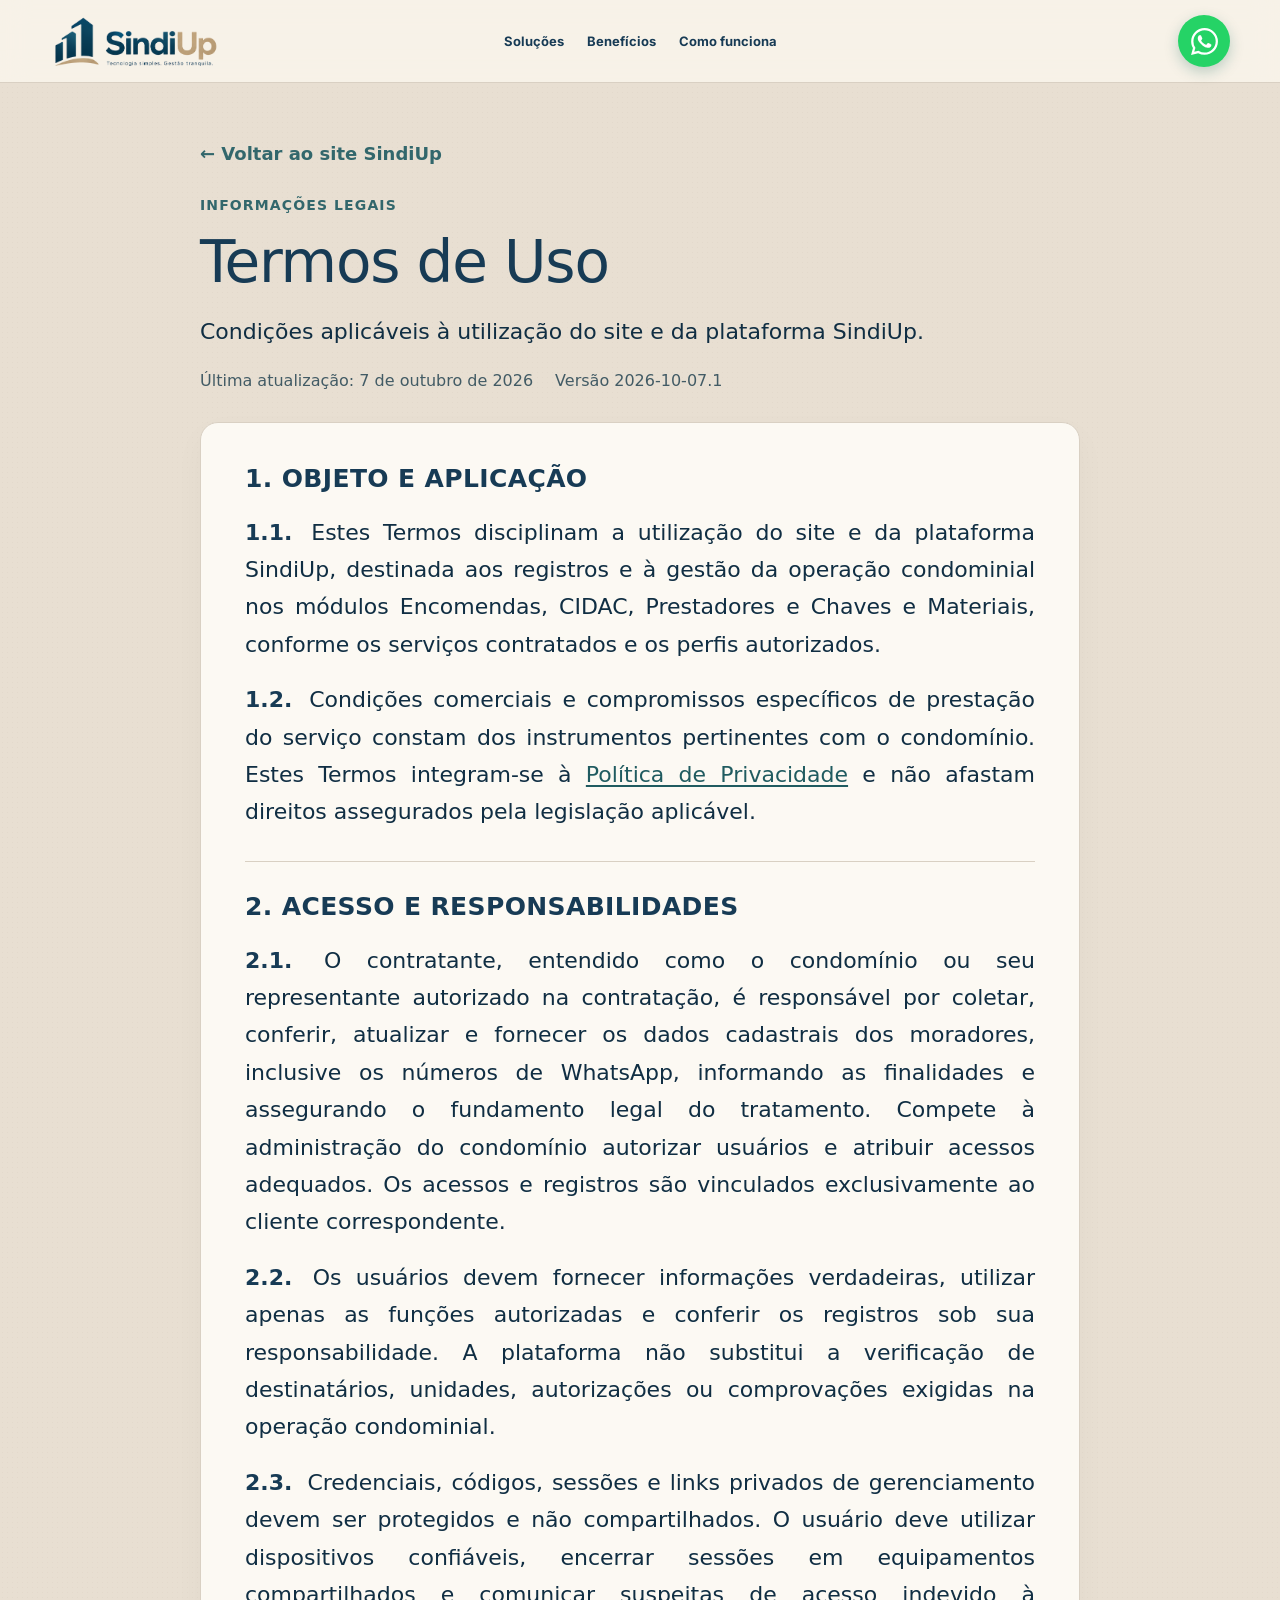
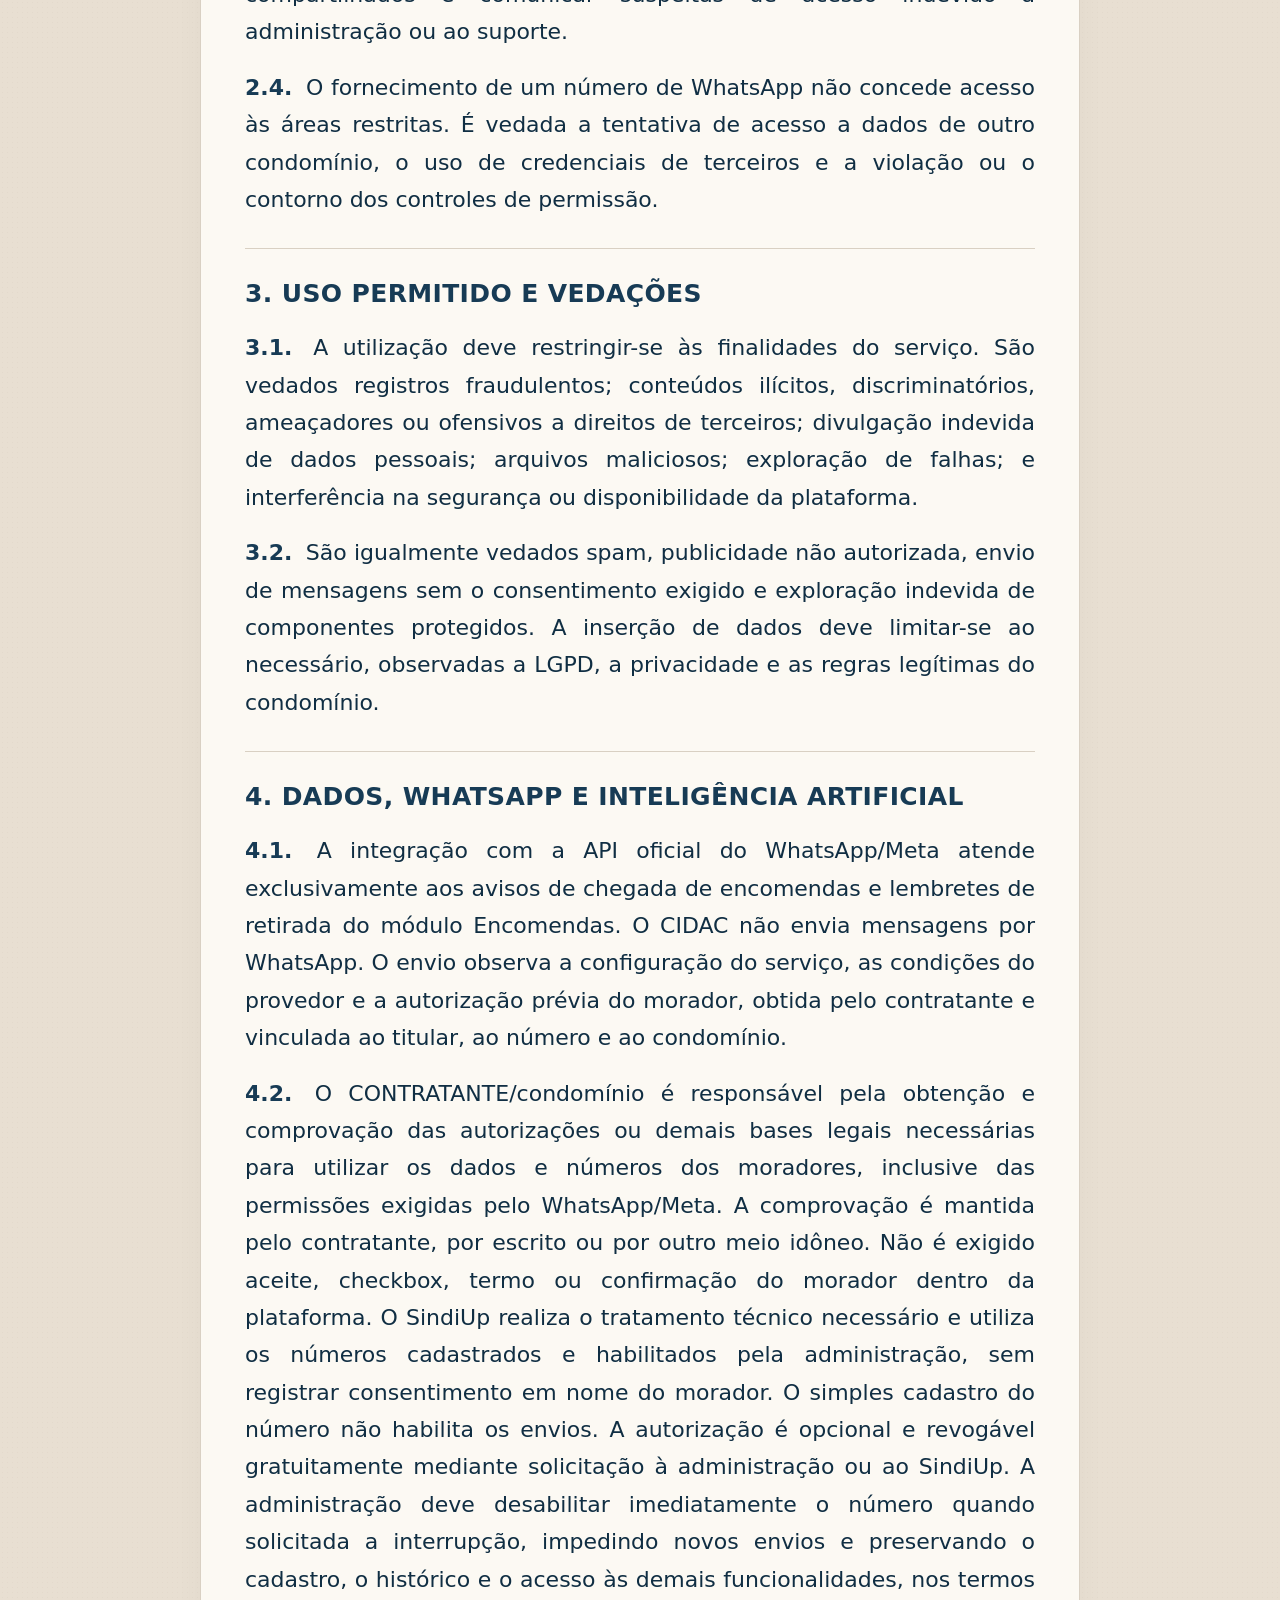
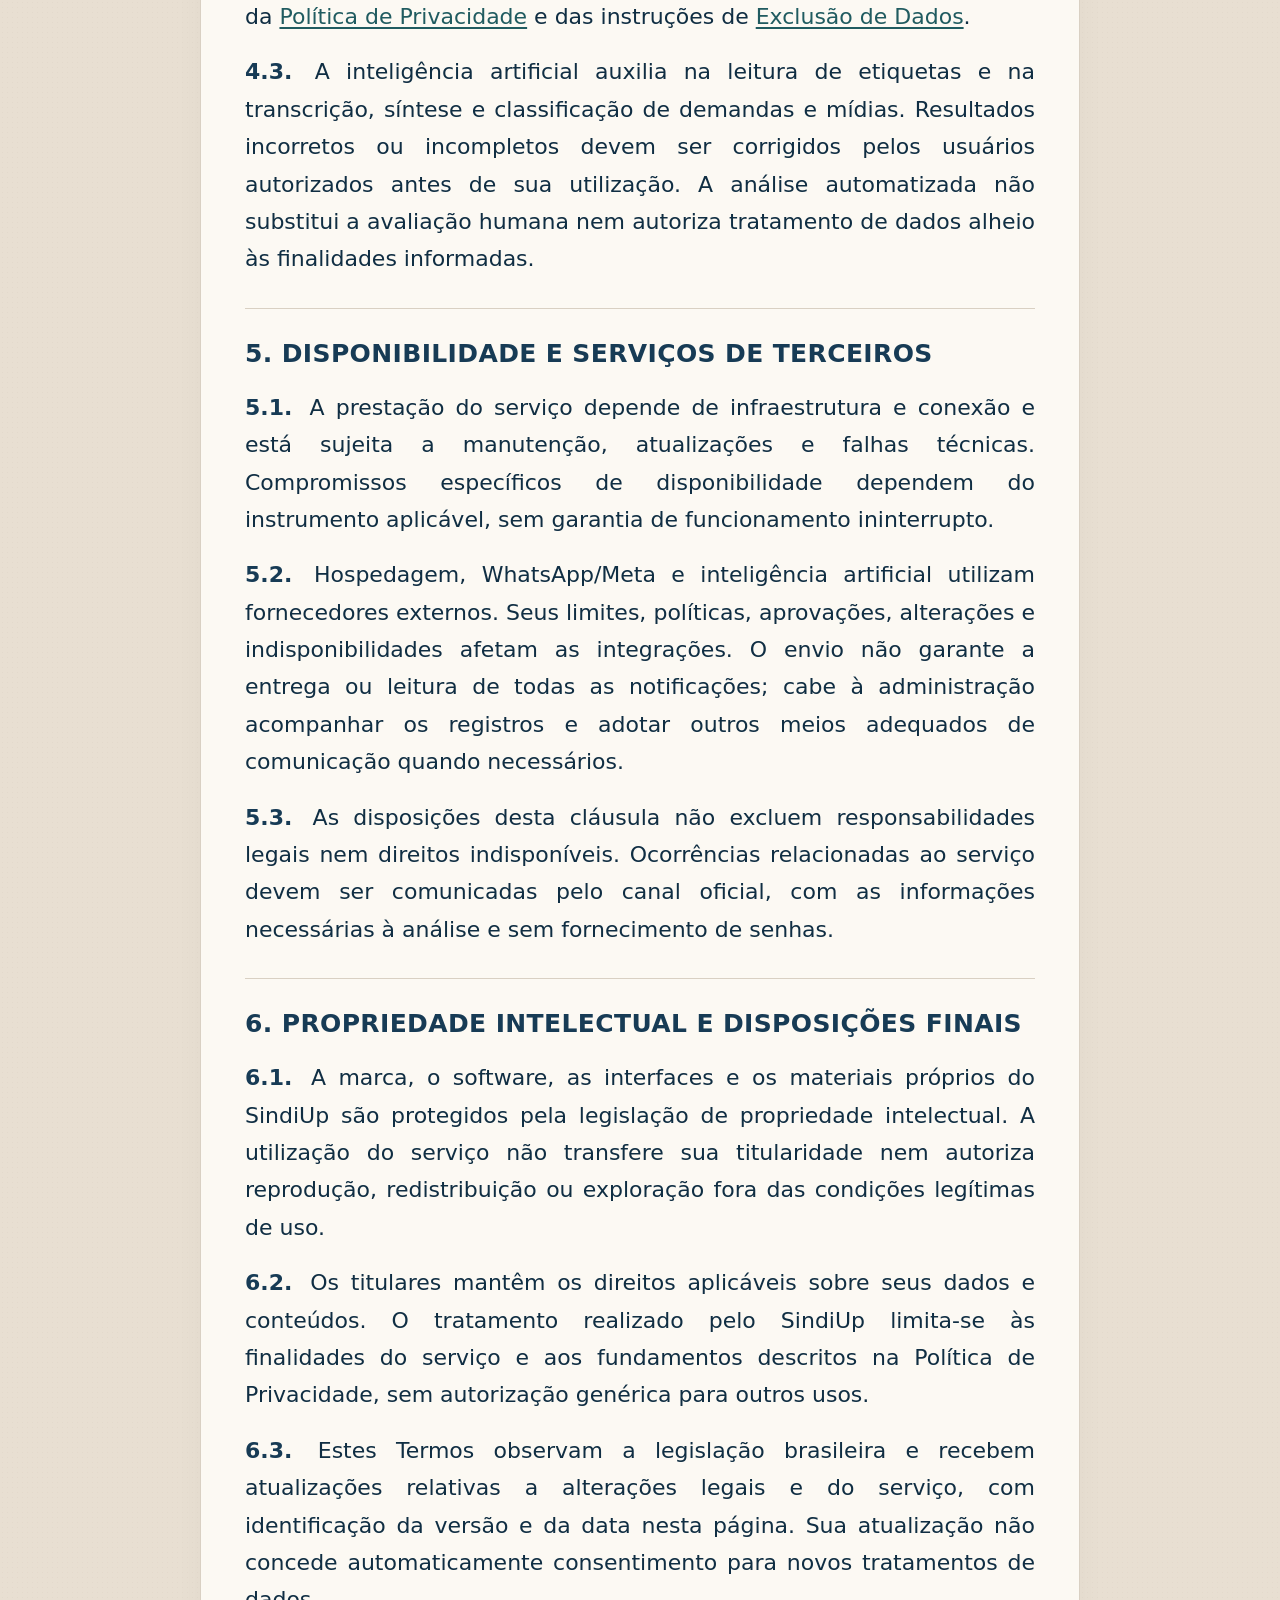
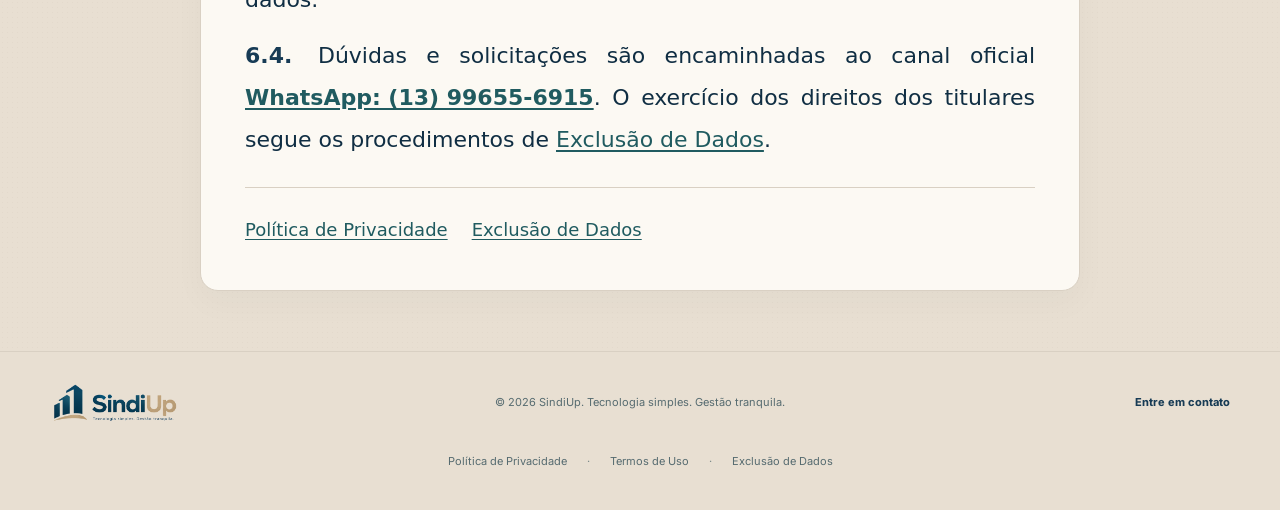
<file: termos-de-uso.html>
<!doctype html>
<html lang="pt-BR">
<head>
  <meta charset="utf-8">
  <meta name="viewport" content="width=device-width, initial-scale=1">
  <title>Termos de Uso | SindiUp</title>
  <meta name="description" content="Conheça as condições de utilização do SindiUp, as responsabilidades dos usuários e as regras sobre WhatsApp e inteligência artificial.">
  <meta name="theme-color" content="#e8dfd2">
  <link rel="canonical" href="https://sindiup.com.br/termos-de-uso">
  <meta property="og:type" content="website">
  <meta property="og:locale" content="pt_BR">
  <meta property="og:site_name" content="SindiUp">
  <meta property="og:title" content="Termos de Uso | SindiUp">
  <meta property="og:description" content="Conheça as condições de utilização do SindiUp, as responsabilidades dos usuários e as regras sobre WhatsApp e inteligência artificial.">
  <meta property="og:url" content="https://sindiup.com.br/termos-de-uso">
  <meta property="og:image" content="https://sindiup.com.br/assets/og-image.png">
  <meta name="twitter:card" content="summary_large_image">
  <link rel="icon" href="/favicon.ico" sizes="48x48">
  <link rel="icon" type="image/png" sizes="32x32" href="/assets/favicon-32.png">
  <link rel="apple-touch-icon" href="/assets/apple-touch-icon.png">
  <link rel="preconnect" href="https://fonts.googleapis.com">
  <link rel="preconnect" href="https://fonts.gstatic.com" crossorigin>
  <link href="https://fonts.googleapis.com/css2?family=Inter:wght@400..800&display=swap" rel="stylesheet">
  <link rel="stylesheet" href="/styles.css">
  <link rel="stylesheet" href="/legal.css">
  <script defer src="/analytics-config.js"></script>
  <script defer src="/analytics.js"></script>
</head>
<body class="legal-page">
  <a class="skip-link" href="#conteudo">Pular para o conteúdo</a>
  <svg width="0" height="0" style="position:absolute" aria-hidden="true" focusable="false"><defs><symbol id="i-whatsapp" viewBox="0 0 24 24"><path d="M17.472 14.382c-.297-.149-1.758-.867-2.03-.967-.273-.099-.471-.148-.67.15-.197.297-.767.966-.94 1.164-.173.199-.347.223-.644.075-.297-.15-1.255-.463-2.39-1.475-.883-.788-1.48-1.761-1.653-2.059-.173-.297-.018-.458.13-.606.134-.133.298-.347.446-.52.149-.174.198-.298.298-.497.099-.198.05-.371-.025-.52-.075-.149-.669-1.612-.916-2.207-.242-.579-.487-.5-.669-.51-.173-.008-.371-.01-.57-.01-.198 0-.52.074-.792.372-.272.297-1.04 1.016-1.04 2.479 0 1.462 1.065 2.875 1.213 3.074.149.198 2.096 3.2 5.077 4.487.709.306 1.262.489 1.694.625.712.227 1.36.195 1.871.118.571-.085 1.758-.719 2.006-1.413.248-.694.248-1.289.173-1.413-.074-.124-.272-.198-.57-.347m-5.421 7.403h-.004a9.87 9.87 0 01-5.031-1.378l-.361-.214-3.741.982.998-3.648-.235-.374a9.86 9.86 0 01-1.51-5.26c.001-5.45 4.436-9.884 9.888-9.884 2.64 0 5.122 1.03 6.988 2.898a9.825 9.825 0 012.893 6.994c-.003 5.45-4.437 9.884-9.885 9.884m8.413-18.297A11.815 11.815 0 0012.05 0C5.495 0 .16 5.335.157 11.892c0 2.096.547 4.142 1.588 5.945L.057 24l6.305-1.654a11.882 11.882 0 005.683 1.448h.005c6.554 0 11.89-5.335 11.893-11.893a11.821 11.821 0 00-3.48-8.413Z"/></symbol></defs></svg>

  <header class="site-header">
    <div class="shell header-inner">
      <a class="brand-link" href="/#inicio" aria-label="SindiUp — início">
        <img src="/assets/sindiup-brand-hd.png" alt="SindiUp" width="620" height="200">
      </a>

      <nav class="desktop-nav" aria-label="Navegação principal">
        <a href="/#solucoes">Soluções</a>
        <a href="/#beneficios">Benefícios</a>
        <a href="/#como-funciona">Como funciona</a>
      </nav>

      <details class="mobile-menu">
        <summary aria-label="Abrir menu de navegação"><span></span><span></span><span></span></summary>
        <nav aria-label="Navegação no celular">
          <a href="/#solucoes">Soluções</a>
          <a href="/#beneficios">Benefícios</a>
          <a href="/#como-funciona">Como funciona</a>
        </nav>
      </details>

      <a class="header-cta" aria-label="Falar no WhatsApp" href="https://wa.me/5513996556915?text=Ol%C3%A1%21%20Gostaria%20de%20saber%20mais%20sobre%20o%20SindiUp" target="_blank" rel="noopener noreferrer">
        <svg width="24" height="24" viewBox="0 0 24 24" fill="currentColor" aria-hidden="true"><use href="#i-whatsapp"/></svg>
        <span>Falar no WhatsApp</span>
      </a>
    </div>
  </header>

  <main id="conteudo" class="shell legal-shell">
    <div class="legal-intro">
      <a class="legal-back" href="/">← Voltar ao site SindiUp</a>
      <span class="section-kicker">Informações legais</span>
      <h1>Termos de Uso</h1>
      <p class="legal-lead">Condições aplicáveis à utilização do site e da plataforma SindiUp.</p>
      <p class="legal-meta"><span>Última atualização: <time datetime="2026-10-07">7 de outubro de 2026</time></span><span>Versão 2026-10-07.1</span></p>
    </div>

    <article class="legal-paper" aria-label="Termos de Uso">
      <section id="finalidade">
        <h2>1. OBJETO E APLICAÇÃO</h2>
        <p class="legal-clause"><strong class="legal-number">1.1.</strong> Estes Termos disciplinam a utilização do site e da plataforma SindiUp, destinada aos registros e à gestão da operação condominial nos módulos Encomendas, CIDAC, Prestadores e Chaves e Materiais, conforme os serviços contratados e os perfis autorizados.</p>
        <p class="legal-clause"><strong class="legal-number">1.2.</strong> Condições comerciais e compromissos específicos de prestação do serviço constam dos instrumentos pertinentes com o condomínio. Estes Termos integram-se à <a href="/politica-de-privacidade">Política de Privacidade</a> e não afastam direitos assegurados pela legislação aplicável.</p>
      </section>

      <section id="responsabilidades">
        <h2>2. ACESSO E RESPONSABILIDADES</h2>
        <p class="legal-clause"><strong class="legal-number">2.1.</strong> O contratante, entendido como o condomínio ou seu representante autorizado na contratação, é responsável por coletar, conferir, atualizar e fornecer os dados cadastrais dos moradores, inclusive os números de WhatsApp, informando as finalidades e assegurando o fundamento legal do tratamento. Compete à administração do condomínio autorizar usuários e atribuir acessos adequados. Os acessos e registros são vinculados exclusivamente ao cliente correspondente.</p>
        <p class="legal-clause"><strong class="legal-number">2.2.</strong> Os usuários devem fornecer informações verdadeiras, utilizar apenas as funções autorizadas e conferir os registros sob sua responsabilidade. A plataforma não substitui a verificação de destinatários, unidades, autorizações ou comprovações exigidas na operação condominial.</p>
        <p class="legal-clause" id="credenciais"><strong class="legal-number">2.3.</strong> Credenciais, códigos, sessões e links privados de gerenciamento devem ser protegidos e não compartilhados. O usuário deve utilizar dispositivos confiáveis, encerrar sessões em equipamentos compartilhados e comunicar suspeitas de acesso indevido à administração ou ao suporte.</p>
        <p class="legal-clause"><strong class="legal-number">2.4.</strong> O fornecimento de um número de WhatsApp não concede acesso às áreas restritas. É vedada a tentativa de acesso a dados de outro condomínio, o uso de credenciais de terceiros e a violação ou o contorno dos controles de permissão.</p>
      </section>

      <section id="uso-permitido">
        <h2>3. USO PERMITIDO E VEDAÇÕES</h2>
        <p class="legal-clause"><strong class="legal-number">3.1.</strong> A utilização deve restringir-se às finalidades do serviço. São vedados registros fraudulentos; conteúdos ilícitos, discriminatórios, ameaçadores ou ofensivos a direitos de terceiros; divulgação indevida de dados pessoais; arquivos maliciosos; exploração de falhas; e interferência na segurança ou disponibilidade da plataforma.</p>
        <p class="legal-clause"><strong class="legal-number">3.2.</strong> São igualmente vedados spam, publicidade não autorizada, envio de mensagens sem o consentimento exigido e exploração indevida de componentes protegidos. A inserção de dados deve limitar-se ao necessário, observadas a LGPD, a privacidade e as regras legítimas do condomínio.</p>
      </section>

      <section id="integracoes">
        <h2>4. DADOS, WHATSAPP E INTELIGÊNCIA ARTIFICIAL</h2>
        <p class="legal-clause"><strong class="legal-number">4.1.</strong> A integração com a API oficial do WhatsApp/Meta atende exclusivamente aos avisos de chegada de encomendas e lembretes de retirada do módulo Encomendas. O CIDAC não envia mensagens por WhatsApp. O envio observa a configuração do serviço, as condições do provedor e a autorização prévia do morador, obtida pelo contratante e vinculada ao titular, ao número e ao condomínio.</p>
        <p class="legal-clause"><strong class="legal-number">4.2.</strong> O CONTRATANTE/condomínio é responsável pela obtenção e comprovação das autorizações ou demais bases legais necessárias para utilizar os dados e números dos moradores, inclusive das permissões exigidas pelo WhatsApp/Meta. A comprovação é mantida pelo contratante, por escrito ou por outro meio idôneo. Não é exigido aceite, checkbox, termo ou confirmação do morador dentro da plataforma. O SindiUp realiza o tratamento técnico necessário e utiliza os números cadastrados e habilitados pela administração, sem registrar consentimento em nome do morador. O simples cadastro do número não habilita os envios. A autorização é opcional e revogável gratuitamente mediante solicitação à administração ou ao SindiUp. A administração deve desabilitar imediatamente o número quando solicitada a interrupção, impedindo novos envios e preservando o cadastro, o histórico e o acesso às demais funcionalidades, nos termos da <a href="/politica-de-privacidade">Política de Privacidade</a> e das instruções de <a href="/exclusao-de-dados">Exclusão de Dados</a>.</p>
        <p class="legal-clause"><strong class="legal-number">4.3.</strong> A inteligência artificial auxilia na leitura de etiquetas e na transcrição, síntese e classificação de demandas e mídias. Resultados incorretos ou incompletos devem ser corrigidos pelos usuários autorizados antes de sua utilização. A análise automatizada não substitui a avaliação humana nem autoriza tratamento de dados alheio às finalidades informadas.</p>
      </section>

      <section id="disponibilidade">
        <h2>5. DISPONIBILIDADE E SERVIÇOS DE TERCEIROS</h2>
        <p class="legal-clause"><strong class="legal-number">5.1.</strong> A prestação do serviço depende de infraestrutura e conexão e está sujeita a manutenção, atualizações e falhas técnicas. Compromissos específicos de disponibilidade dependem do instrumento aplicável, sem garantia de funcionamento ininterrupto.</p>
        <p class="legal-clause"><strong class="legal-number">5.2.</strong> Hospedagem, WhatsApp/Meta e inteligência artificial utilizam fornecedores externos. Seus limites, políticas, aprovações, alterações e indisponibilidades afetam as integrações. O envio não garante a entrega ou leitura de todas as notificações; cabe à administração acompanhar os registros e adotar outros meios adequados de comunicação quando necessários.</p>
        <p class="legal-clause"><strong class="legal-number">5.3.</strong> As disposições desta cláusula não excluem responsabilidades legais nem direitos indisponíveis. Ocorrências relacionadas ao serviço devem ser comunicadas pelo canal oficial, com as informações necessárias à análise e sem fornecimento de senhas.</p>
      </section>

      <section id="propriedade">
        <h2>6. PROPRIEDADE INTELECTUAL E DISPOSIÇÕES FINAIS</h2>
        <p class="legal-clause"><strong class="legal-number">6.1.</strong> A marca, o software, as interfaces e os materiais próprios do SindiUp são protegidos pela legislação de propriedade intelectual. A utilização do serviço não transfere sua titularidade nem autoriza reprodução, redistribuição ou exploração fora das condições legítimas de uso.</p>
        <p class="legal-clause"><strong class="legal-number">6.2.</strong> Os titulares mantêm os direitos aplicáveis sobre seus dados e conteúdos. O tratamento realizado pelo SindiUp limita-se às finalidades do serviço e aos fundamentos descritos na Política de Privacidade, sem autorização genérica para outros usos.</p>
        <p class="legal-clause" id="atualizacoes"><strong class="legal-number">6.3.</strong> Estes Termos observam a legislação brasileira e recebem atualizações relativas a alterações legais e do serviço, com identificação da versão e da data nesta página. Sua atualização não concede automaticamente consentimento para novos tratamentos de dados.</p>
        <p class="legal-clause"><strong class="legal-number">6.4.</strong> Dúvidas e solicitações são encaminhadas ao canal oficial <a class="legal-contact-link" href="https://wa.me/5513996556915?text=Ol%C3%A1%21%20Quero%20fazer%20uma%20solicita%C3%A7%C3%A3o%20sobre%20meus%20dados%20pessoais%20no%20SindiUp." target="_blank" rel="noopener noreferrer">WhatsApp: (13) 99655-6915</a>. O exercício dos direitos dos titulares segue os procedimentos de <a href="/exclusao-de-dados">Exclusão de Dados</a>.</p>
      </section>
      <nav class="legal-related" aria-label="Outras informações legais">
        <a href="/politica-de-privacidade">Política de Privacidade</a>
        <a href="/exclusao-de-dados">Exclusão de Dados</a>
      </nav>
    </article>
  </main>

  <footer>
    <div class="shell footer-inner">
      <img loading="lazy" decoding="async" src="/assets/sindiup-brand-hd.png" alt="SindiUp" width="620" height="200">
      <p>© 2026 SindiUp. Tecnologia simples. Gestão tranquila.</p>
      <a href="https://wa.me/5513996556915?text=Ol%C3%A1%21%20Gostaria%20de%20saber%20mais%20sobre%20o%20SindiUp" target="_blank" rel="noopener noreferrer">Entre em contato</a>
    </div>
    <nav class="shell footer-legal" aria-label="Informações legais">
      <a href="/politica-de-privacidade">Política de Privacidade</a>
      <a href="/termos-de-uso">Termos de Uso</a>
      <a href="/exclusao-de-dados">Exclusão de Dados</a>
    </nav>
  </footer>

  <a class="floating-whatsapp" href="https://wa.me/5513996556915?text=Ol%C3%A1%21%20Gostaria%20de%20saber%20mais%20sobre%20o%20SindiUp" target="_blank" rel="noopener noreferrer" aria-label="Falar com o SindiUp pelo WhatsApp">
    <svg width="24" height="24" viewBox="0 0 24 24" fill="currentColor" aria-hidden="true"><use href="#i-whatsapp"/></svg>
  </a>
  <script>
    document.querySelectorAll('.mobile-menu nav a').forEach(link => link.addEventListener('click', () => {
      document.querySelector('.mobile-menu').open = false;
    }));
  </script>
</body>
</html>
</file>
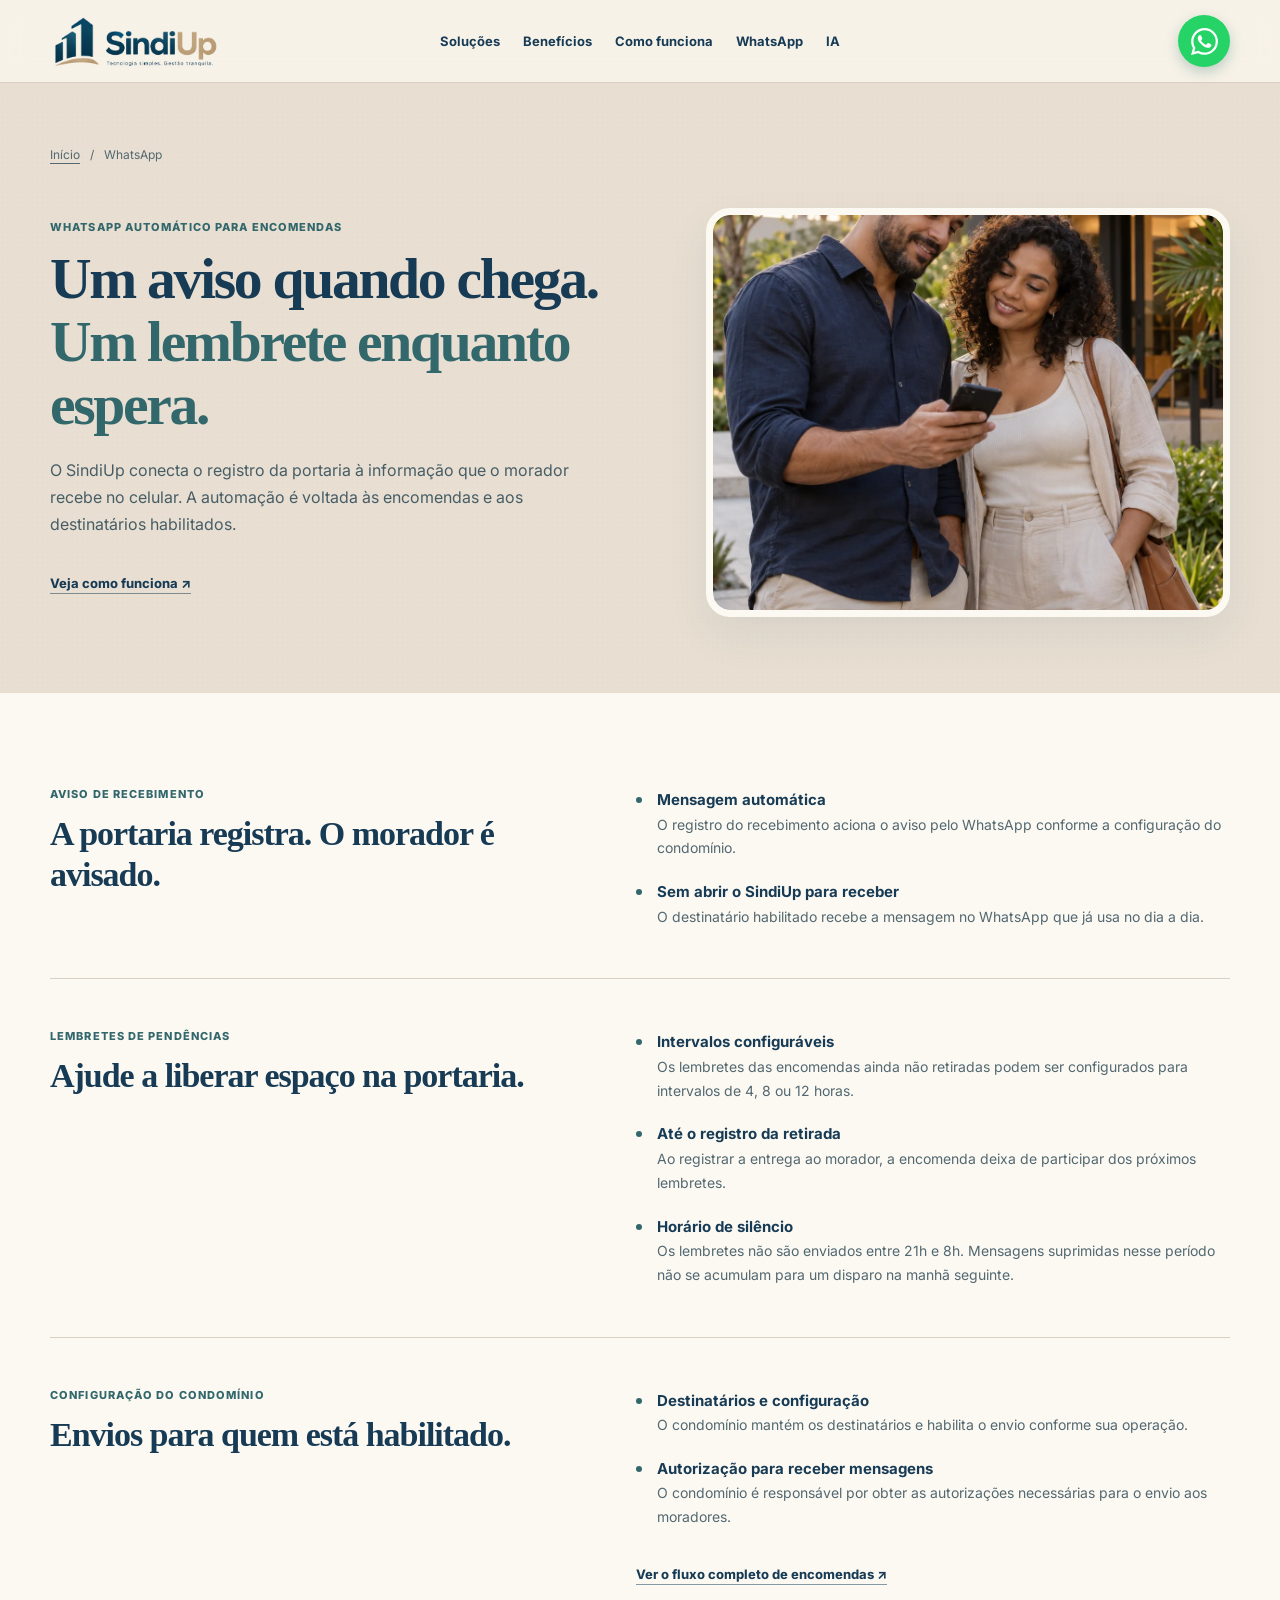
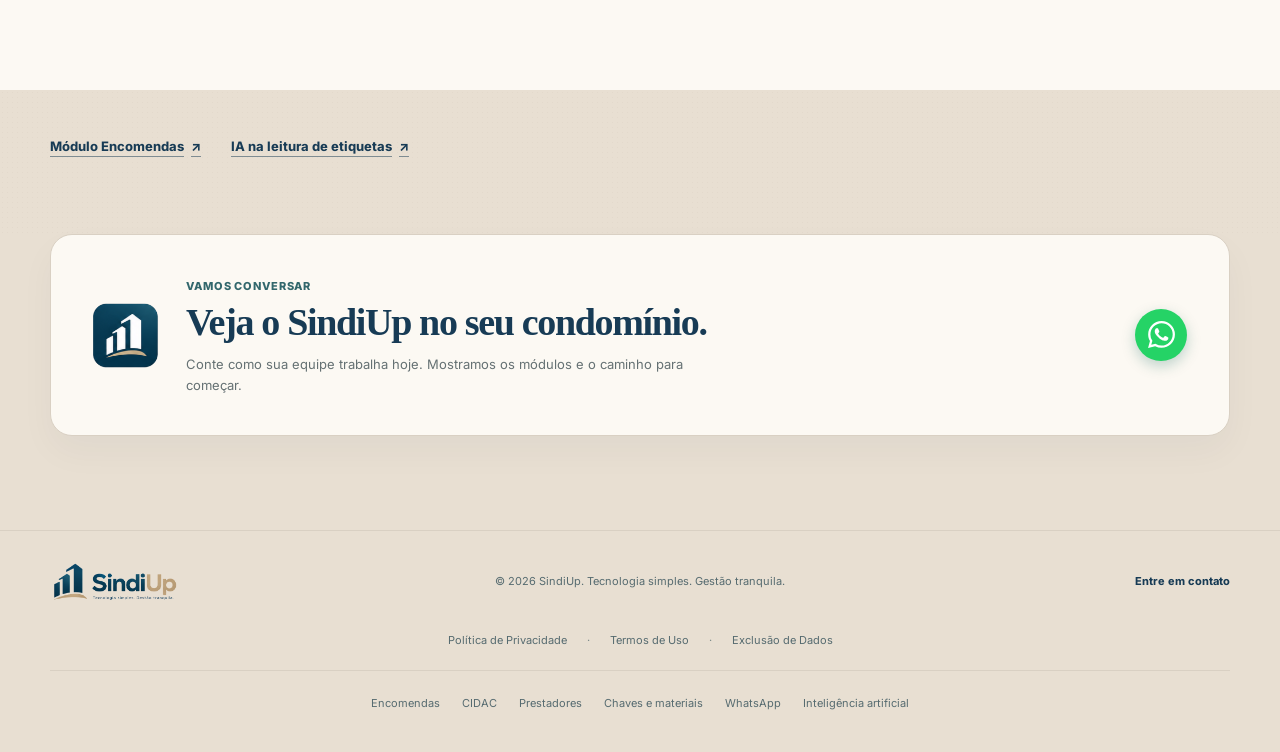
<file: whatsapp.html>
<!doctype html>
<html lang="pt-BR">
<head>
  <meta charset="utf-8">
  <meta name="viewport" content="width=device-width, initial-scale=1">
  <title>WhatsApp: avisos e lembretes de encomendas | SindiUp</title>
  <meta name="description" content="Avisos automáticos de encomendas recebidas e lembretes para retiradas pendentes pelo WhatsApp, com intervalos configuráveis e horário de silêncio.">
  <meta name="theme-color" content="#e8dfd2">
  <link rel="canonical" href="https://sindiup.com.br/whatsapp.html">

  <meta property="og:type" content="website">
  <meta property="og:locale" content="pt_BR">
  <meta property="og:site_name" content="SindiUp">
  <meta property="og:title" content="WhatsApp: avisos e lembretes de encomendas | SindiUp">
  <meta property="og:description" content="Avisos automáticos de encomendas recebidas e lembretes para retiradas pendentes pelo WhatsApp, com intervalos configuráveis e horário de silêncio.">
  <meta property="og:url" content="https://sindiup.com.br/whatsapp.html">
  <meta property="og:image" content="https://sindiup.com.br/assets/og-image.png">
  <meta property="og:image:width" content="1200">
  <meta property="og:image:height" content="630">
  <meta name="twitter:card" content="summary_large_image">

  <link rel="icon" href="favicon.ico" sizes="48x48">
  <link rel="icon" type="image/png" sizes="32x32" href="assets/favicon-32.png">
  <link rel="apple-touch-icon" href="assets/apple-touch-icon.png">

  <link rel="preconnect" href="https://fonts.googleapis.com">
  <link rel="preconnect" href="https://fonts.gstatic.com" crossorigin>
  <link href="https://fonts.googleapis.com/css2?family=Inter:wght@400..800&display=swap" rel="stylesheet">
  <link rel="stylesheet" href="styles.css">
  <script defer src="/analytics-config.js"></script>
  <script defer src="/analytics.js"></script>

  <script type="application/ld+json">
  {
    "@context": "https://schema.org",
    "@type": "Organization",
    "name": "SindiUp",
    "url": "https://sindiup.com.br/",
    "logo": "https://sindiup.com.br/assets/sindiup-icon-256.png",
    "slogan": "Tecnologia simples. Gestão tranquila.",
    "description": "Plataforma para registrar e acompanhar encomendas, demandas dos moradores, prestadores, chaves e materiais no condomínio."
  }
  </script>
</head>
<body class="detail-page">
  <a class="skip-link" href="#conteudo">Pular para o conteúdo</a>
  <svg width="0" height="0" style="position:absolute" aria-hidden="true" focusable="false"><defs><symbol id="i-arrow-right" viewBox="0 0 24 24"><path d="M5 12h14"/><path d="m12 5 7 7-7 7"/></symbol><symbol id="i-building-2" viewBox="0 0 24 24"><path d="M6 22V4a2 2 0 0 1 2-2h8a2 2 0 0 1 2 2v18Z"/><path d="M6 12H4a2 2 0 0 0-2 2v6a2 2 0 0 0 2 2h2"/><path d="M18 9h2a2 2 0 0 1 2 2v9a2 2 0 0 1-2 2h-2"/><path d="M10 6h4"/><path d="M10 10h4"/><path d="M10 14h4"/><path d="M10 18h4"/></symbol><symbol id="i-check" viewBox="0 0 24 24"><path d="M20 6 9 17l-5-5"/></symbol><symbol id="i-clipboard-check" viewBox="0 0 24 24"><rect width="8" height="4" x="8" y="2" rx="1" ry="1"/><path d="M16 4h2a2 2 0 0 1 2 2v14a2 2 0 0 1-2 2H6a2 2 0 0 1-2-2V6a2 2 0 0 1 2-2h2"/><path d="m9 14 2 2 4-4"/></symbol><symbol id="i-key-round" viewBox="0 0 24 24"><path d="M2 18v3c0 .6.4 1 1 1h4v-3h3v-3h2l1.4-1.4a6.5 6.5 0 1 0-4-4Z"/><circle cx="16.5" cy="7.5" r=".5" fill="currentColor"/></symbol><symbol id="i-message-circle" viewBox="0 0 24 24"><path d="M7.9 20A9 9 0 1 0 4 16.1L2 22Z"/></symbol><symbol id="i-whatsapp" viewBox="0 0 24 24"><path d="M17.472 14.382c-.297-.149-1.758-.867-2.03-.967-.273-.099-.471-.148-.67.15-.197.297-.767.966-.94 1.164-.173.199-.347.223-.644.075-.297-.15-1.255-.463-2.39-1.475-.883-.788-1.48-1.761-1.653-2.059-.173-.297-.018-.458.13-.606.134-.133.298-.347.446-.52.149-.174.198-.298.298-.497.099-.198.05-.371-.025-.52-.075-.149-.669-1.612-.916-2.207-.242-.579-.487-.5-.669-.51-.173-.008-.371-.01-.57-.01-.198 0-.52.074-.792.372-.272.297-1.04 1.016-1.04 2.479 0 1.462 1.065 2.875 1.213 3.074.149.198 2.096 3.2 5.077 4.487.709.306 1.262.489 1.694.625.712.227 1.36.195 1.871.118.571-.085 1.758-.719 2.006-1.413.248-.694.248-1.289.173-1.413-.074-.124-.272-.198-.57-.347m-5.421 7.403h-.004a9.87 9.87 0 01-5.031-1.378l-.361-.214-3.741.982.998-3.648-.235-.374a9.86 9.86 0 01-1.51-5.26c.001-5.45 4.436-9.884 9.888-9.884 2.64 0 5.122 1.03 6.988 2.898a9.825 9.825 0 012.893 6.994c-.003 5.45-4.437 9.884-9.885 9.884m8.413-18.297A11.815 11.815 0 0012.05 0C5.495 0 .16 5.335.157 11.892c0 2.096.547 4.142 1.588 5.945L.057 24l6.305-1.654a11.882 11.882 0 005.683 1.448h.005c6.554 0 11.89-5.335 11.893-11.893a11.821 11.821 0 00-3.48-8.413Z"/></symbol><symbol id="i-message-square-text" viewBox="0 0 24 24"><path d="M21 15a2 2 0 0 1-2 2H7l-4 4V5a2 2 0 0 1 2-2h14a2 2 0 0 1 2 2z"/><path d="M13 8H7"/><path d="M17 12H7"/></symbol><symbol id="i-package-check" viewBox="0 0 24 24"><path d="m16 16 2 2 4-4"/><path d="M21 10V8a2 2 0 0 0-1-1.73l-7-4a2 2 0 0 0-2 0l-7 4A2 2 0 0 0 3 8v8a2 2 0 0 0 1 1.73l7 4a2 2 0 0 0 2 0l2-1.14"/><path d="m7.5 4.27 9 5.15"/><polyline points="3.29 7 12 12 20.71 7"/><line x1="12" x2="12" y1="22" y2="12"/></symbol><symbol id="i-shield-check" viewBox="0 0 24 24"><path d="M20 13c0 5-3.5 7.5-7.66 8.95a1 1 0 0 1-.67-.01C7.5 20.5 4 18 4 13V6a1 1 0 0 1 1-1c2 0 4.5-1.2 6.24-2.72a1.17 1.17 0 0 1 1.52 0C14.51 3.81 17 5 19 5a1 1 0 0 1 1 1z"/><path d="m9 12 2 2 4-4"/></symbol><symbol id="i-sparkles" viewBox="0 0 24 24"><path d="M9.937 15.5A2 2 0 0 0 8.5 14.063l-6.135-1.582a.5.5 0 0 1 0-.962L8.5 9.936A2 2 0 0 0 9.937 8.5l1.582-6.135a.5.5 0 0 1 .963 0L14.063 8.5A2 2 0 0 0 15.5 9.937l6.135 1.581a.5.5 0 0 1 0 .964L15.5 14.063a2 2 0 0 0-1.437 1.437l-1.582 6.135a.5.5 0 0 1-.963 0z"/><path d="M20 3v4"/><path d="M22 5h-4"/><path d="M4 17v2"/><path d="M5 18H3"/></symbol><symbol id="i-user-round-check" viewBox="0 0 24 24"><path d="M2 21a8 8 0 0 1 13.292-6"/><circle cx="10" cy="8" r="5"/><path d="m16 19 2 2 4-4"/></symbol></defs></svg>

  <header class="site-header">
    <div class="shell header-inner">
      <a class="brand-link" href="/#inicio" aria-label="SindiUp — início">
        <img src="assets/sindiup-brand-hd.png" alt="SindiUp" width="620" height="200">
      </a>

      <nav class="desktop-nav" aria-label="Navegação principal">
        <a href="/#solucoes">Soluções</a>
        <a href="/#beneficios">Benefícios</a>
        <a href="/#como-funciona">Como funciona</a>
        <a href="/#whatsapp">WhatsApp</a>
        <a href="/#inteligencia-artificial">IA</a>
      </nav>

      <details class="mobile-menu">
        <summary aria-label="Abrir menu de navegação"><span></span><span></span><span></span></summary>
        <nav aria-label="Navegação no celular">
          <a href="/#solucoes">Soluções</a>
          <a href="/#beneficios">Benefícios</a>
          <a href="/#como-funciona">Como funciona</a>
          <a href="/#whatsapp">WhatsApp</a>
          <a href="/#inteligencia-artificial">IA</a>
        </nav>
      </details>

      <a class="header-cta" aria-label="Falar no WhatsApp" href="https://wa.me/5513996556915?text=Ol%C3%A1%21%20Gostaria%20de%20saber%20mais%20sobre%20o%20SindiUp" target="_blank" rel="noopener noreferrer">
        <svg width="24" height="24" viewBox="0 0 24 24" fill="currentColor" aria-hidden="true"><use href="#i-whatsapp"/></svg>
        <span>Falar no WhatsApp</span>
      </a>
    </div>
  </header>

  <main id="conteudo">
    <section class="detail-hero">
      <div class="shell">
        <nav class="breadcrumbs" aria-label="Você está aqui"><a href="/">Início</a><span aria-hidden="true">/</span><span aria-current="page">WhatsApp</span></nav>
        <div class="detail-hero-grid">
          <div><span class="section-kicker">WhatsApp automático para encomendas</span><h1>Um aviso quando chega.<br><span>Um lembrete enquanto espera.</span></h1><p class="feature-lead">O SindiUp conecta o registro da portaria à informação que o morador recebe no celular. A automação é voltada às encomendas e aos destinatários habilitados.</p><div class="feature-link"><a class="text-link" href="#detalhes">Veja como funciona <span aria-hidden="true">↗</span></a></div></div>
          <figure class="feature-photo"><img src="assets/condominio-moradores.webp" width="1100" height="1467" alt="Moradores consultam uma informação no celular na área comum do condomínio" fetchpriority="high"></figure>
        </div>
      </div>
    </section>
    <div class="detail-body section" id="detalhes"><div class="shell"><section class="detail-row"><div><span class="section-kicker">Aviso de recebimento</span><h2>A portaria registra. O morador é avisado.</h2></div><div><ul class="detail-points"><li><strong>Mensagem automática</strong>O registro do recebimento aciona o aviso pelo WhatsApp conforme a configuração do condomínio.</li><li><strong>Sem abrir o SindiUp para receber</strong>O destinatário habilitado recebe a mensagem no WhatsApp que já usa no dia a dia.</li></ul></div></section>
<section class="detail-row"><div><span class="section-kicker">Lembretes de pendências</span><h2>Ajude a liberar espaço na portaria.</h2></div><div><ul class="detail-points"><li><strong>Intervalos configuráveis</strong>Os lembretes das encomendas ainda não retiradas podem ser configurados para intervalos de 4, 8 ou 12 horas.</li><li><strong>Até o registro da retirada</strong>Ao registrar a entrega ao morador, a encomenda deixa de participar dos próximos lembretes.</li><li><strong>Horário de silêncio</strong>Os lembretes não são enviados entre 21h e 8h. Mensagens suprimidas nesse período não se acumulam para um disparo na manhã seguinte.</li></ul></div></section>
<section class="detail-row"><div><span class="section-kicker">Configuração do condomínio</span><h2>Envios para quem está habilitado.</h2></div><div><ul class="detail-points"><li><strong>Destinatários e configuração</strong>O condomínio mantém os destinatários e habilita o envio conforme sua operação.</li><li><strong>Autorização para receber mensagens</strong>O condomínio é responsável por obter as autorizações necessárias para o envio aos moradores.</li></ul><div class="feature-link"><a class="text-link" href="encomendas.html">Ver o fluxo completo de encomendas <span aria-hidden="true">↗</span></a></div></div></section>
</div></div>
    <nav class="detail-related" aria-label="Continue conhecendo o SindiUp"><div class="shell"><a class="text-link" href="encomendas.html">Módulo Encomendas <span aria-hidden="true">↗</span></a><a class="text-link" href="inteligencia-artificial.html">IA na leitura de etiquetas <span aria-hidden="true">↗</span></a></div></nav>
    <section class="final-cta section">
      <div class="shell cta-card">
        <div class="cta-brandmark">
          <img loading="lazy" decoding="async" src="assets/sindiup-icon-256.png" alt="" width="256" height="256">
        </div>
        <div class="cta-copy">
          <span>Vamos conversar</span>
          <h2>Veja o SindiUp no seu condomínio.</h2>
          <p>Conte como sua equipe trabalha hoje. Mostramos os módulos e o caminho para começar.</p>
        </div>
        <a class="button button-whatsapp" aria-label="Conversar pelo WhatsApp" href="https://wa.me/5513996556915?text=Ol%C3%A1%21%20Gostaria%20de%20saber%20mais%20sobre%20o%20SindiUp" target="_blank" rel="noopener noreferrer">
          <svg width="24" height="24" viewBox="0 0 24 24" fill="currentColor" aria-hidden="true"><use href="#i-whatsapp"/></svg>
          Conversar pelo WhatsApp
        </a>
      </div>
    </section>

  </main>
  <footer>
    <div class="shell footer-inner">
      <img loading="lazy" decoding="async" src="assets/sindiup-brand-hd.png" alt="SindiUp" width="620" height="200">
      <p>© 2026 SindiUp. Tecnologia simples. Gestão tranquila.</p>
      <a href="https://wa.me/5513996556915?text=Ol%C3%A1%21%20Gostaria%20de%20saber%20mais%20sobre%20o%20SindiUp" target="_blank" rel="noopener noreferrer">Entre em contato</a>
    </div>
    <nav class="shell footer-legal" aria-label="Informações legais">
      <a href="/politica-de-privacidade">Política de Privacidade</a>
      <a href="/termos-de-uso">Termos de Uso</a>
      <a href="/exclusao-de-dados">Exclusão de Dados</a>
    </nav>
    <nav class="shell footer-solutions" aria-label="Conheça o SindiUp">
      <a href="encomendas.html">Encomendas</a><a href="cidac.html">CIDAC</a><a href="prestadores.html">Prestadores</a><a href="chaves-e-materiais.html">Chaves e materiais</a><a href="whatsapp.html">WhatsApp</a><a href="inteligencia-artificial.html">Inteligência artificial</a>
    </nav>
  </footer>

  <a class="floating-whatsapp" href="https://wa.me/5513996556915?text=Ol%C3%A1%21%20Gostaria%20de%20saber%20mais%20sobre%20o%20SindiUp" target="_blank" rel="noopener noreferrer" aria-label="Falar com o SindiUp pelo WhatsApp">
    <svg width="24" height="24" viewBox="0 0 24 24" fill="currentColor" aria-hidden="true"><use href="#i-whatsapp"/></svg>
  </a>
  <script>
    document.querySelectorAll('.mobile-menu nav a').forEach(link => link.addEventListener('click', () => {
      document.querySelector('.mobile-menu').open = false;
    }));
  </script>
</body>
</html>
</file>
<file: styles.css>
:root {
  --navy: #173b55;
  --navy-deep: #102e43;
  --sand: #e8dfd2;
  --cream: #fcf9f3;
  --line: #d9d0c3;
  --ink: #173b55;
  --muted: #657173;
  --green: #32676c;
  --gold: #dac4a2;
  font-family: Inter, ui-sans-serif, system-ui, -apple-system, 'Segoe UI', sans-serif;
  color: var(--ink);
}
* { box-sizing: border-box; }
html { scroll-behavior: smooth; scroll-padding-top: 86px; }
body { margin: 0; background-color: var(--sand); background-image: radial-gradient(#7456340a .6px, transparent .6px); background-size: 5px 5px; }
a { color: inherit; text-decoration: none; }
svg { stroke-linecap: round; stroke-linejoin: round; }
img { display: block; max-width: 100%; }
.shell { width: min(100% - 64px, 1180px); margin-inline: auto; }
.site-header { position: sticky; top: 0; z-index: 50; border-bottom: 1px solid var(--line); background: rgba(248, 243, 233, .96); backdrop-filter: blur(14px); }
.header-inner { min-height: 82px; display: grid; grid-template-columns: 1fr auto 1fr; align-items: center; gap: 24px; }
.brand-link { width: 174px; display: block; }
.brand-link img { width: 100%; height: auto; }
.desktop-nav { display: flex; align-items: center; gap: 31px; color: var(--navy); font-size: 13px; font-weight: 700; }
.desktop-nav a, .mobile-menu a { transition: color .15s; }
.desktop-nav a:hover, .mobile-menu a:hover { color: var(--green); }
.header-cta { justify-self: end; display: inline-flex; align-items: center; justify-content: center; gap: 9px; min-height: 43px; padding: 0 17px; border-radius: 11px; background: var(--navy); color: white; font-size: 12px; font-weight: 750; box-shadow: 0 4px 0 var(--navy-deep); }
.header-cta:hover, .button-primary:hover { background: var(--navy-deep); }
.mobile-menu { display: none; }
.hero { padding: 84px 0 94px; }
.hero-grid { display: grid; grid-template-columns: .95fr 1.05fr; align-items: center; gap: 60px; }
.eyebrow { display: inline-flex; align-items: center; gap: 8px; margin-bottom: 27px; color: var(--green); font-size: 11px; font-weight: 800; letter-spacing: .09em; text-transform: uppercase; }
.hero h1 { max-width: 620px; margin: 0; font-family: Georgia, 'Times New Roman', serif; font-weight: 700; font-size: clamp(46px, 5vw, 70px); line-height: 1.08; letter-spacing: -.045em; }
.hero h1 span { color: var(--green); }
.hero-lead { max-width: 525px; margin: 25px 0 0; color: #475d66; font-size: 17px; line-height: 1.7; }
.hero-actions { display: flex; align-items: center; flex-wrap: wrap; gap: 23px; margin-top: 32px; }
.button { display: inline-flex; justify-content: center; align-items: center; gap: 9px; min-height: 49px; padding: 0 20px; border-radius: 12px; font-size: 13px; font-weight: 750; text-align: center; transition: background .15s, transform .15s; }
.button:hover, .header-cta:hover { transform: translateY(-2px); }
.button-primary { background: var(--navy); border: 1px solid var(--navy); color: white; box-shadow: 0 4px 0 var(--navy-deep), 0 8px 16px #173b5510; }
.text-link { color: var(--navy); font-size: 13px; font-weight: 750; text-decoration: underline; text-underline-offset: 5px; text-decoration-color: #173b5580; }
.hero-points { display: flex; flex-wrap: wrap; gap: 11px 20px; margin-top: 33px; color: #536870; font-size: 12px; font-weight: 650; }
.hero-points span { display: inline-flex; align-items: center; gap: 6px; }
.hero-points svg { color: var(--green); }
.hero-visual { position: relative; margin: 0; border: 7px solid var(--cream); border-radius: 24px; background: var(--cream); box-shadow: 0 22px 50px #173b5520; }
.hero-visual > img { width: 100%; height: 515px; border-radius: 17px; object-fit: cover; object-position: 62% center; }
.hero-visual figcaption { position: absolute; left: -22px; bottom: 22px; display: flex; align-items: center; gap: 10px; max-width: calc(100% - 20px); padding: 11px 15px 11px 10px; border: 1px solid var(--line); border-radius: 14px; background: var(--cream); box-shadow: 0 12px 28px #102e4325; }
.hero-visual figcaption img { width: 40px; height: 40px; object-fit: contain; }
.hero-visual figcaption span { display: grid; gap: 3px; }
.hero-visual figcaption strong { font-size: 12px; }
.hero-visual figcaption small { color: var(--muted); font-size: 10px; }
.section { padding: 94px 0; }
.section-heading { max-width: 700px; margin-bottom: 38px; }
.section-heading.centered { margin-inline: auto; text-align: center; }
.section-kicker { display: block; margin-bottom: 13px; color: var(--green); font-size: 11px; font-weight: 800; letter-spacing: .1em; text-transform: uppercase; }
.section-heading h2, .benefits-copy h2, .cta-copy h2 { margin: 0; font-family: Georgia, 'Times New Roman', serif; font-size: clamp(34px, 3.7vw, 48px); line-height: 1.16; letter-spacing: -.035em; }
.section-heading p { max-width: 620px; margin: 15px auto 0; color: var(--muted); font-size: 15px; line-height: 1.65; }
.solutions { background: var(--cream); }
.module-grid { display: grid; grid-template-columns: repeat(4, minmax(0, 1fr)); gap: 14px; }
.module-card { position: relative; min-height: 250px; padding: 24px; border: 1px solid var(--line); border-radius: 17px; background: #fffdf8; box-shadow: 0 5px 14px #263d4707; transition: border-color .18s, transform .18s, box-shadow .18s; }
.module-card:hover { border-color: #547b86; box-shadow: 0 9px 22px #263d4711; transform: translateY(-3px); }
.module-icon { width: 47px; height: 47px; display: grid; place-items: center; border-radius: 12px; background: #eae2d6; color: var(--navy); }
.module-icon.green { background: #e3eeea; color: var(--green); }
.module-icon.gold { background: #efe4d2; }
.module-icon.orange { background: #f0e8dc; }
.module-number { position: absolute; top: 27px; right: 25px; color: #85928d; font-size: 11px; font-weight: 800; }
.module-card h3 { margin: 31px 0 9px; font-size: 18px; letter-spacing: -.025em; }
.module-fullname { display: block; margin: -3px 0 8px; color: var(--green); font-size: 9px; font-weight: 800; line-height: 1.4; text-transform: uppercase; letter-spacing: .045em; }
.module-card p { margin: 0; color: var(--muted); font-size: 13px; line-height: 1.6; }
.benefits { background: var(--navy); color: white; }
.benefits-grid { display: grid; grid-template-columns: 1.1fr .9fr; align-items: center; gap: 88px; }
.section-kicker.light { color: var(--gold); }
.benefits-copy h2 { max-width: 600px; color: white; }
.benefits-intro { max-width: 600px; margin: 20px 0 30px; color: #dfebeb; font-size: 15px; line-height: 1.7; }
.benefit-list { display: grid; gap: 20px; }
.benefit-item { display: grid; grid-template-columns: auto 1fr; align-items: start; gap: 14px; }
.benefit-icon { width: 40px; height: 40px; display: grid; place-items: center; border: 1px solid #ffffff2b; border-radius: 11px; color: var(--gold); background: #ffffff12; }
.benefit-item h3 { margin: 1px 0 5px; font-size: 15px; }
.benefit-item p { max-width: 480px; margin: 0; color: #ccdadd; font-size: 12.5px; line-height: 1.55; }
.benefits-photo { position: relative; margin: 0; border-radius: 20px; overflow: hidden; background: var(--cream); box-shadow: 0 24px 50px #081e2a50; }
.benefits-photo img { width: 100%; height: 530px; object-fit: cover; object-position: center 40%; }
.benefits-photo figcaption { position: absolute; right: 0; bottom: 0; left: 0; padding: 44px 22px 19px; background: linear-gradient(transparent, #102e43cb); color: white; font-family: Georgia, serif; font-size: 20px; }
.how { background-color: var(--sand); background-image: radial-gradient(#7456340a .6px, transparent .6px); background-size: 5px 5px; }
.steps-grid { display: grid; grid-template-columns: repeat(3, minmax(0, 1fr)); gap: 15px; }
.step-card { min-height: 205px; padding: 25px; border: 1px solid var(--line); border-radius: 18px; background: var(--cream); box-shadow: 0 8px 24px #203d4d0a; }
.step-card > span { display: grid; place-items: center; width: 34px; height: 34px; border-radius: 9px; background: var(--navy); color: white; font-size: 12px; font-weight: 800; }
.step-card h3 { margin: 22px 0 8px; font-size: 17px; }
.step-card p { margin: 0; color: var(--muted); font-size: 13px; line-height: 1.6; }
.final-cta { padding-top: 0; background: var(--sand); }
.cta-card { display: grid; grid-template-columns: auto 1fr auto; align-items: center; gap: 25px; padding: 39px 42px; border: 1px solid var(--line); border-radius: 22px; background: var(--cream); box-shadow: 0 16px 35px #203d4d0a; }
.cta-brandmark { width: 68px; height: 68px; flex: none; }
.cta-brandmark img { width: 100%; height: 100%; object-fit: contain; }
.cta-copy > span { color: var(--green); font-size: 11px; font-weight: 800; letter-spacing: .08em; text-transform: uppercase; }
.cta-copy h2 { margin-top: 6px; font-size: clamp(29px, 3vw, 38px); }
.cta-copy p { max-width: 520px; margin: 10px 0 0; color: var(--muted); font-size: 13px; line-height: 1.6; }
.button-whatsapp { background: var(--navy); color: white; box-shadow: 0 4px 0 var(--navy-deep); white-space: nowrap; }
.button-whatsapp:hover { background: var(--navy-deep); }
footer { padding: 29px 0; border-top: 1px solid var(--line); background: var(--sand); }
.footer-inner { display: grid; grid-template-columns: 1fr auto 1fr; align-items: center; gap: 20px; color: #566b70; font-size: 11px; }
.footer-inner img { width: 132px; height: auto; }
.footer-inner p { margin: 0; text-align: center; }
.footer-inner a { justify-self: end; color: var(--navy); font-weight: 750; }
.floating-whatsapp { display: none; position: fixed; right: 18px; bottom: 18px; z-index: 45; width: 51px; height: 51px; place-items: center; border-radius: 50%; background: var(--navy); color: white; box-shadow: 0 5px 0 var(--navy-deep), 0 10px 22px #102e4340; }
.skip-link { position: absolute; top: -80px; left: 16px; z-index: 100; padding: 11px 16px; border-radius: 9px; background: var(--navy); color: white; font-size: 13px; font-weight: 700; }
.skip-link:focus { top: 12px; }
:focus-visible { outline: 3px solid #5686a0; outline-offset: 3px; }
@media (max-width: 1050px) {
  .hero-grid { gap: 34px; }
  .module-grid { grid-template-columns: repeat(2, minmax(0, 1fr)); }
  .module-card { min-height: 215px; }
  .benefits-grid { gap: 42px; }
  .cta-card { grid-template-columns: auto 1fr; }
  .button-whatsapp { grid-column: 2; justify-self: start; }
}
@media (max-width: 820px) {
  .shell { width: min(100% - 36px, 680px); }
  .header-inner { grid-template-columns: 1fr auto auto; gap: 13px; min-height: 68px; }
  .brand-link { width: 143px; }
  .desktop-nav { display: none; }
  .mobile-menu { display: block; position: relative; grid-column: 2; grid-row: 1; }
  .mobile-menu summary { display: flex; flex-direction: column; justify-content: center; gap: 4px; width: 43px; height: 43px; padding: 0 12px; border: 1px solid var(--line); border-radius: 11px; background: var(--cream); cursor: pointer; list-style: none; }
  .mobile-menu summary::-webkit-details-marker { display: none; }
  .mobile-menu summary span { display: block; height: 2px; width: 19px; border-radius: 2px; background: var(--navy); }
  .mobile-menu nav { position: absolute; top: 51px; right: 0; width: 210px; display: grid; padding: 8px; border: 1px solid var(--line); border-radius: 12px; background: var(--cream); box-shadow: 0 12px 28px #102e4329; }
  .mobile-menu nav a { padding: 12px; border-radius: 7px; font-size: 13px; font-weight: 700; }
  .mobile-menu nav a:hover { background: #eae2d6; }
  .header-cta { grid-column: 3; grid-row: 1; }
  .hero { padding: 58px 0 75px; }
  .hero-grid { grid-template-columns: 1fr; gap: 48px; }
  .hero-copy { max-width: 620px; }
  .hero-visual > img { height: 450px; }
  .section { padding: 74px 0; }
  .benefits-grid { grid-template-columns: 1fr; gap: 38px; }
  .benefits-photo { max-width: 470px; }
  .benefits-photo img { height: 410px; }
  .steps-grid { grid-template-columns: 1fr; }
  .step-card { min-height: auto; }
  .cta-card { padding: 32px; }
}
@media (max-width: 560px) {
  html { scroll-padding-top: 72px; }
  .shell { width: min(100% - 28px, 520px); }
  .header-inner { gap: 8px; min-height: 63px; }
  .brand-link { width: 125px; }
  .header-cta { width: 42px; height: 42px; min-height: 0; padding: 0; font-size: 0; }
  .header-cta span { display: none; }
  .header-cta svg { width: 20px; height: 20px; }
  .hero { padding: 45px 0 65px; }
  .eyebrow { margin-bottom: 18px; font-size: 10px; }
  .hero h1 { font-size: clamp(41px, 11vw, 55px); }
  .hero-lead { margin-top: 19px; font-size: 15px; line-height: 1.62; }
  .hero-actions { gap: 17px; margin-top: 25px; }
  .button-primary { width: 100%; }
  .hero-points { margin-top: 25px; font-size: 11px; }
  .hero-visual { border-width: 5px; border-radius: 17px; }
  .hero-visual > img { height: 350px; border-radius: 12px; object-position: 62% center; }
  .hero-visual figcaption { left: 8px; bottom: 8px; max-width: calc(100% - 16px); }
  .hero-visual figcaption img { width: 34px; height: 34px; }
  .section { padding: 65px 0; }
  .section-heading { margin-bottom: 29px; }
  .section-heading h2, .benefits-copy h2 { font-size: 34px; }
  .section-heading p, .benefits-intro { font-size: 14px; }
  .module-grid { grid-template-columns: 1fr; }
  .module-card { min-height: 185px; padding: 21px; }
  .module-card h3 { margin-top: 21px; }
  .benefits-photo img { height: 380px; }
  .cta-card { grid-template-columns: 1fr; justify-items: start; gap: 16px; padding: 26px; }
  .button-whatsapp { grid-column: 1; white-space: normal; }
  .footer-inner { grid-template-columns: 1fr; justify-items: center; text-align: center; }
  .footer-inner a { justify-self: center; }
  .floating-whatsapp { display: grid; }
  footer { padding-bottom: 90px; }
}
@media (max-width: 370px) {
  .brand-link { width: 112px; }
  .hero h1 { font-size: 40px; }
  .hero-visual > img { height: 300px; }
}
@media (prefers-reduced-motion: reduce) {
  html { scroll-behavior: auto; }
  *, *::before, *::after { transition: none !important; }
}

/* Somente os botões de contato usam o símbolo e as cores do WhatsApp. */
.header-cta, .button-primary, .button-whatsapp, .floating-whatsapp {
  width: 52px;
  height: 52px;
  min-width: 52px;
  min-height: 52px;
  padding: 0;
  gap: 0;
  border: 0;
  border-radius: 50%;
  background: #25d366;
  color: #fff;
  box-shadow: 0 5px 14px #075e5440;
  font-size: 0;
  line-height: 0;
  flex: none;
}
.header-cta span { display: none; }
.header-cta svg, .button-primary svg, .button-whatsapp svg, .floating-whatsapp svg {
  width: 27px;
  height: 27px;
  fill: currentColor;
  stroke: none;
  flex: none;
}
.header-cta:hover, .button-primary:hover, .button-whatsapp:hover, .floating-whatsapp:hover {
  background: #1ebe5d;
}
@media (max-width: 560px) {
  .hero-actions { display: grid; justify-items: start; }
}


/* Links legais discretos, apenas no rodapé. */
.footer-legal { display: flex; flex-wrap: wrap; justify-content: center; align-items: center; gap: 0 20px; margin-top: 18px; color: #566b70; font-size: 11px; line-height: 1.5; }
.footer-legal a { display: inline-flex; align-items: center; min-height: 40px; padding: 4px 0; }
.footer-legal a + a::before { content: "·"; margin-right: 20px; color: #7b8988; }
.footer-legal a:hover { color: var(--navy); text-decoration: underline; text-underline-offset: 4px; }
@media (max-width: 560px) {
  .footer-legal { column-gap: 16px; margin-top: 14px; }
  .footer-legal a + a::before { display: none; }
}

/* Ampliação institucional: a mesma paleta, tipografia e ritmo do site. */
.desktop-nav { gap: 23px; }
.module-card { display: flex; flex-direction: column; }
.module-link { display: inline-flex; align-items: center; justify-content: space-between; gap: 8px; min-height: 44px; margin-top: auto; padding-top: 14px; color: var(--navy); font-size: 12px; font-weight: 750; }
.module-link:hover { text-decoration: underline; text-underline-offset: 4px; }
.module-link span { font-size: 18px; }
.module-card p { margin-bottom: 12px; }
.feature-grid { display: grid; grid-template-columns: 1fr 1fr; gap: 76px; align-items: center; }
.feature-photo { margin: 0; border: 7px solid var(--cream); border-radius: 24px; background: var(--cream); box-shadow: 0 18px 40px #173b5514; overflow: hidden; }
.feature-photo img { width: 100%; height: 500px; object-fit: cover; object-position: 37% center; border-radius: 17px; }
.feature-copy h2, .faq-heading h2 { margin: 0; font-family: Georgia, 'Times New Roman', serif; font-size: clamp(34px, 3.6vw, 47px); line-height: 1.16; letter-spacing: -.035em; }
.feature-lead { max-width: 540px; margin: 20px 0 0; color: #475d66; font-size: 15px; line-height: 1.7; }
.feature-list { display: grid; gap: 22px; margin-top: 29px; }
.feature-list > div { display: grid; grid-template-columns: 30px 1fr; gap: 14px; }
.feature-mark { padding-top: 3px; color: var(--green); font-size: 12px; font-weight: 800; }
.feature-list h3 { margin: 0 0 6px; font-size: 15px; }
.feature-list p { margin: 0; color: var(--muted); font-size: 13px; line-height: 1.6; }
.feature-link { display: inline-flex; align-items: center; gap: 9px; min-height: 44px; margin-top: 23px; }
.ai-feature { background: var(--cream); }
.ai-grid { display: grid; grid-template-columns: 1fr 1fr; gap: 100px; align-items: start; }
.ai-use-list { display: grid; gap: 30px; }
.ai-use-list article + article { padding-top: 30px; border-top: 1px solid var(--line); }
.ai-use-list .section-kicker { margin-bottom: 10px; }
.ai-use-list h3 { margin: 0 0 12px; font-family: Georgia, 'Times New Roman', serif; font-size: 27px; line-height: 1.2; letter-spacing: -.02em; }
.ai-use-list p { margin: 0 0 8px; color: var(--muted); font-size: 14px; line-height: 1.7; }
.ai-use-list .text-link { display: inline-flex; align-items: center; gap: 8px; min-height: 44px; }
.home-faq { display: grid; grid-template-columns: .8fr 1.2fr; gap: 76px; margin-top: 74px; }
.faq-heading h2 { font-size: 35px; }
.faq-list { border-top: 1px solid var(--line); }
.faq-list details { border-bottom: 1px solid var(--line); }
.faq-list summary { position: relative; padding: 19px 35px 19px 0; font-size: 14px; font-weight: 700; line-height: 1.5; list-style: none; cursor: pointer; }
.faq-list summary::-webkit-details-marker { display: none; }
.faq-list summary::after { content: '+'; position: absolute; right: 2px; top: 16px; color: var(--green); font-size: 23px; font-weight: 400; }
.faq-list details[open] summary::after { content: '−'; }
.faq-list details p { margin: 0; padding: 0 25px 20px 0; color: #536870; font-size: 13px; line-height: 1.7; }
.footer-solutions { display: flex; flex-wrap: wrap; justify-content: center; gap: 0 22px; margin-top: 10px; padding-top: 12px; border-top: 1px solid var(--line); color: #566b70; font-size: 11px; }
.footer-solutions a { display: inline-flex; align-items: center; min-height: 40px; }
.footer-solutions a:hover { color: var(--navy); text-decoration: underline; text-underline-offset: 4px; }

/* Páginas de apoio, sem novas dependências ou alterações no aplicativo. */
.detail-hero { padding: 55px 0 76px; }
.breadcrumbs { display: flex; flex-wrap: wrap; align-items: center; gap: 10px; margin-bottom: 38px; color: #536870; font-size: 12px; }
.breadcrumbs a { display: inline-flex; align-items: center; min-height: 32px; text-decoration: underline; text-underline-offset: 4px; }
.detail-hero-grid { display: grid; grid-template-columns: 1.05fr .95fr; gap: 76px; align-items: center; }
.detail-hero h1 { max-width: 660px; margin: 0; font-family: Georgia, 'Times New Roman', serif; font-size: clamp(43px, 4.5vw, 62px); line-height: 1.1; letter-spacing: -.04em; }
.detail-hero h1 span { color: var(--green); }
.detail-hero .feature-lead { font-size: 16px; }
.detail-hero .feature-photo img { height: 395px; }
.detail-body { background: var(--cream); }
.detail-row { display: grid; grid-template-columns: .9fr 1.1fr; gap: 100px; padding: 50px 0; border-bottom: 1px solid var(--line); }
.detail-row:first-child { padding-top: 0; }
.detail-row:last-child { padding-bottom: 0; border: 0; }
.detail-row h2 { max-width: 480px; margin: 0; font-family: Georgia, 'Times New Roman', serif; font-size: 34px; line-height: 1.2; letter-spacing: -.03em; }
.detail-row p { margin: 0 0 18px; color: #536870; font-size: 15px; line-height: 1.7; }
.detail-points { display: grid; gap: 19px; margin: 0; padding: 0; list-style: none; }
.detail-points li { position: relative; padding-left: 21px; color: #536870; font-size: 14px; line-height: 1.7; }
.detail-points li::before { content: ''; position: absolute; left: 0; top: 10px; width: 6px; height: 6px; border-radius: 50%; background: var(--green); }
.detail-points strong { display: block; color: var(--navy); font-size: 15px; }
.detail-note { margin-top: 22px !important; font-size: 13px !important; }
.detail-related { padding: 34px 0 66px; }
.detail-related .shell { display: flex; flex-wrap: wrap; align-items: center; gap: 12px 30px; }
.detail-related .text-link { display: inline-flex; min-height: 44px; align-items: center; gap: 7px; }
.detail-page .final-cta { padding-top: 0; }
.detail-page .cta-copy h2 { max-width: 850px; }
@media (max-width: 1050px) {
  .desktop-nav { gap: 17px; }
  .feature-grid, .detail-hero-grid { gap: 42px; }
  .ai-grid, .detail-row { gap: 52px; }
}
@media (max-width: 820px) {
  .feature-grid, .ai-grid, .home-faq, .detail-hero-grid, .detail-row { grid-template-columns: 1fr; gap: 36px; }
  .feature-photo { max-width: 680px; }
  .feature-photo img { height: 410px; }
  .parcel-feature .feature-copy { grid-row: 1; }
  .home-faq { margin-top: 56px; }
  .detail-hero { padding: 28px 0 65px; }
  .breadcrumbs { margin-bottom: 25px; }
  .detail-row { padding: 40px 0; gap: 23px; }
  .detail-related { padding-bottom: 50px; }
}
@media (max-width: 560px) {
  .module-link { padding-top: 10px; }
  .feature-copy h2 { font-size: 34px; }
  .feature-lead { margin-top: 17px; font-size: 14px; }
  .feature-grid, .ai-grid { gap: 32px; }
  .feature-photo { border-width: 5px; border-radius: 17px; }
  .feature-photo img { height: 340px; border-radius: 12px; object-position: 32% center; }
  .feature-list { gap: 20px; }
  .ai-use-list { gap: 24px; }
  .ai-use-list article + article { padding-top: 24px; }
  .ai-use-list h3 { font-size: 25px; }
  .faq-heading h2 { font-size: 31px; }
  .home-faq { gap: 25px; margin-top: 45px; }
  .detail-hero h1 { font-size: clamp(37px, 10vw, 49px); }
  .detail-hero .feature-lead { font-size: 15px; }
  .detail-hero .feature-photo img { height: 310px; }
  .detail-row h2 { font-size: 29px; }
  .detail-row p { font-size: 14px; }
  .detail-related .shell { gap: 4px 22px; }
}

/* Comparações dos módulos: imagens compartilhadas e sem scripts adicionais. */
.workflow-comparison { padding-top: 74px; padding-bottom: 0; background: var(--cream); }
.workflow-comparison .section-heading { max-width: 850px; margin-bottom: 29px; }
.workflow-comparison .section-heading h2 { font-size: clamp(32px, 3.2vw, 42px); }
.comparison-grid { display: grid; grid-template-columns: repeat(2, minmax(0, 1fr)); gap: 24px; }
.comparison-panel { margin: 0; min-width: 0; }
.comparison-label { display: block; margin-bottom: 13px; color: #536870; font-size: 12px; font-weight: 750; }
.comparison-after .comparison-label { color: var(--green); }
.comparison-photo { aspect-ratio: 3 / 2; overflow: hidden; border-radius: 18px; background: var(--sand); }
.comparison-photo img { display: block; width: 200%; max-width: none; height: 100%; object-fit: cover; }
.comparison-after .comparison-photo img { transform: translateX(-50%); }
.comparison-panel figcaption { padding: 17px 0 0; }
.comparison-panel figcaption strong { display: block; color: var(--navy); font-size: 15px; line-height: 1.45; }
.comparison-panel figcaption p { max-width: 535px; margin: 7px 0 0; color: var(--muted); font-size: 13px; line-height: 1.7; }
.comparison-note { margin: 20px 0 0; color: var(--muted); font-size: 11px; line-height: 1.6; }
@media (max-width: 820px) {
  .workflow-comparison { padding-top: 58px; }
  .comparison-grid { gap: 20px; }
}
@media (max-width: 680px) {
  .comparison-grid { grid-template-columns: 1fr; gap: 30px; }
  .comparison-photo { border-radius: 14px; }
  .comparison-panel figcaption { padding-top: 14px; }
  .comparison-panel figcaption p { max-width: none; }
}
@media (max-width: 560px) {
  .detail-page:has(.workflow-comparison) .detail-hero h1 { overflow-wrap: anywhere; }
}
</file>
<file: legal.css>
/* Apenas as páginas legais usam a tipografia e as cláusulas deste arquivo. */
.legal-shell { max-width: 880px; font-family: 'Segoe UI', system-ui, -apple-system, BlinkMacSystemFont, Roboto, 'Helvetica Neue', Arial, sans-serif; }
.legal-intro { padding: 48px 0 28px; }
.legal-back { display: inline-flex; align-items: center; min-height: 44px; margin-bottom: 22px; color: var(--green); font-size: 18px; font-weight: 600; }
.legal-back:hover { text-decoration: underline; text-underline-offset: 4px; }
.legal-intro .section-kicker { margin-bottom: 16px; font-size: 14px; letter-spacing: .08em; }
.legal-intro h1 { margin: 0; font-family: inherit; font-weight: 400; font-size: clamp(40px, 5vw, 58px); line-height: 1.15; letter-spacing: -.02em; }
.legal-lead { margin: 18px 0 0; color: var(--navy-deep); font-size: 22px; line-height: 1.65; }
.legal-meta { display: flex; flex-wrap: wrap; gap: 5px 22px; margin: 18px 0 0; color: #425b65; font-size: 16px; line-height: 1.6; }
.legal-paper { margin-bottom: 60px; padding: 38px 44px; border: 1px solid var(--line); border-radius: 18px; background: var(--cream); box-shadow: 0 12px 32px #203d4d08; color: var(--navy-deep); font-size: 22px; font-weight: 400; line-height: 1.7; overflow-wrap: break-word; }
.legal-paper section + section { margin-top: 30px; padding-top: 27px; border-top: 1px solid var(--line); }
.legal-paper h2 { margin: 0 0 18px; color: var(--navy); font-family: inherit; font-size: 25px; font-weight: 600; line-height: 1.4; letter-spacing: .015em; text-align: left; }
.legal-clause { margin: 0 0 18px; }
.legal-clause:last-child { margin-bottom: 0; }
.legal-clause, .legal-lead { text-align: justify; text-align-last: left; text-justify: inter-word; -webkit-hyphens: auto; hyphens: auto; hyphenate-limit-chars: 7 3 3; }
.legal-number { margin-right: .28em; white-space: nowrap; }
.legal-paper strong { color: var(--navy); font-weight: 600; }
.legal-paper a { color: #205b60; text-decoration: underline; text-underline-offset: 3px; }
.legal-paper a:hover { color: var(--navy-deep); }
.legal-contact-link { display: inline-block; min-height: 44px; padding: 5px 0; font-weight: 600; }
.legal-related { display: flex; flex-wrap: wrap; gap: 6px 24px; margin-top: 28px; padding-top: 20px; border-top: 1px solid var(--line); font-size: 18px; }
.legal-related a { display: inline-flex; align-items: center; min-height: 44px; }
@media (max-width: 560px) {
  .legal-intro { padding: 24px 0; }
  .legal-back { margin-bottom: 16px; }
  .legal-intro h1 { font-size: 40px; }
  .legal-lead { margin-top: 16px; font-size: 20px; }
  .legal-meta { display: grid; gap: 4px; margin-top: 16px; }
  .legal-paper { margin-bottom: 40px; padding: 26px 18px; border-radius: 14px; font-size: 20px; line-height: 1.7; }
  .legal-paper h2 { font-size: 22px; }
  .legal-paper section + section { margin-top: 26px; padding-top: 23px; }
}
@media print {
  .legal-page .site-header, .legal-page .legal-back,
  .legal-page .floating-whatsapp, .legal-page footer, .legal-page .legal-related { display: none; }
  .legal-page { background: white; }
  .legal-shell { width: 100%; max-width: none; }
  .legal-intro { padding: 0 0 20px; }
  .legal-paper { padding: 0; border: 0; box-shadow: none; color: black; font-size: 13pt; }
  .legal-paper h2 { break-after: avoid; font-size: 15pt; }
  .legal-clause { orphans: 3; widows: 3; }
}
</file>
